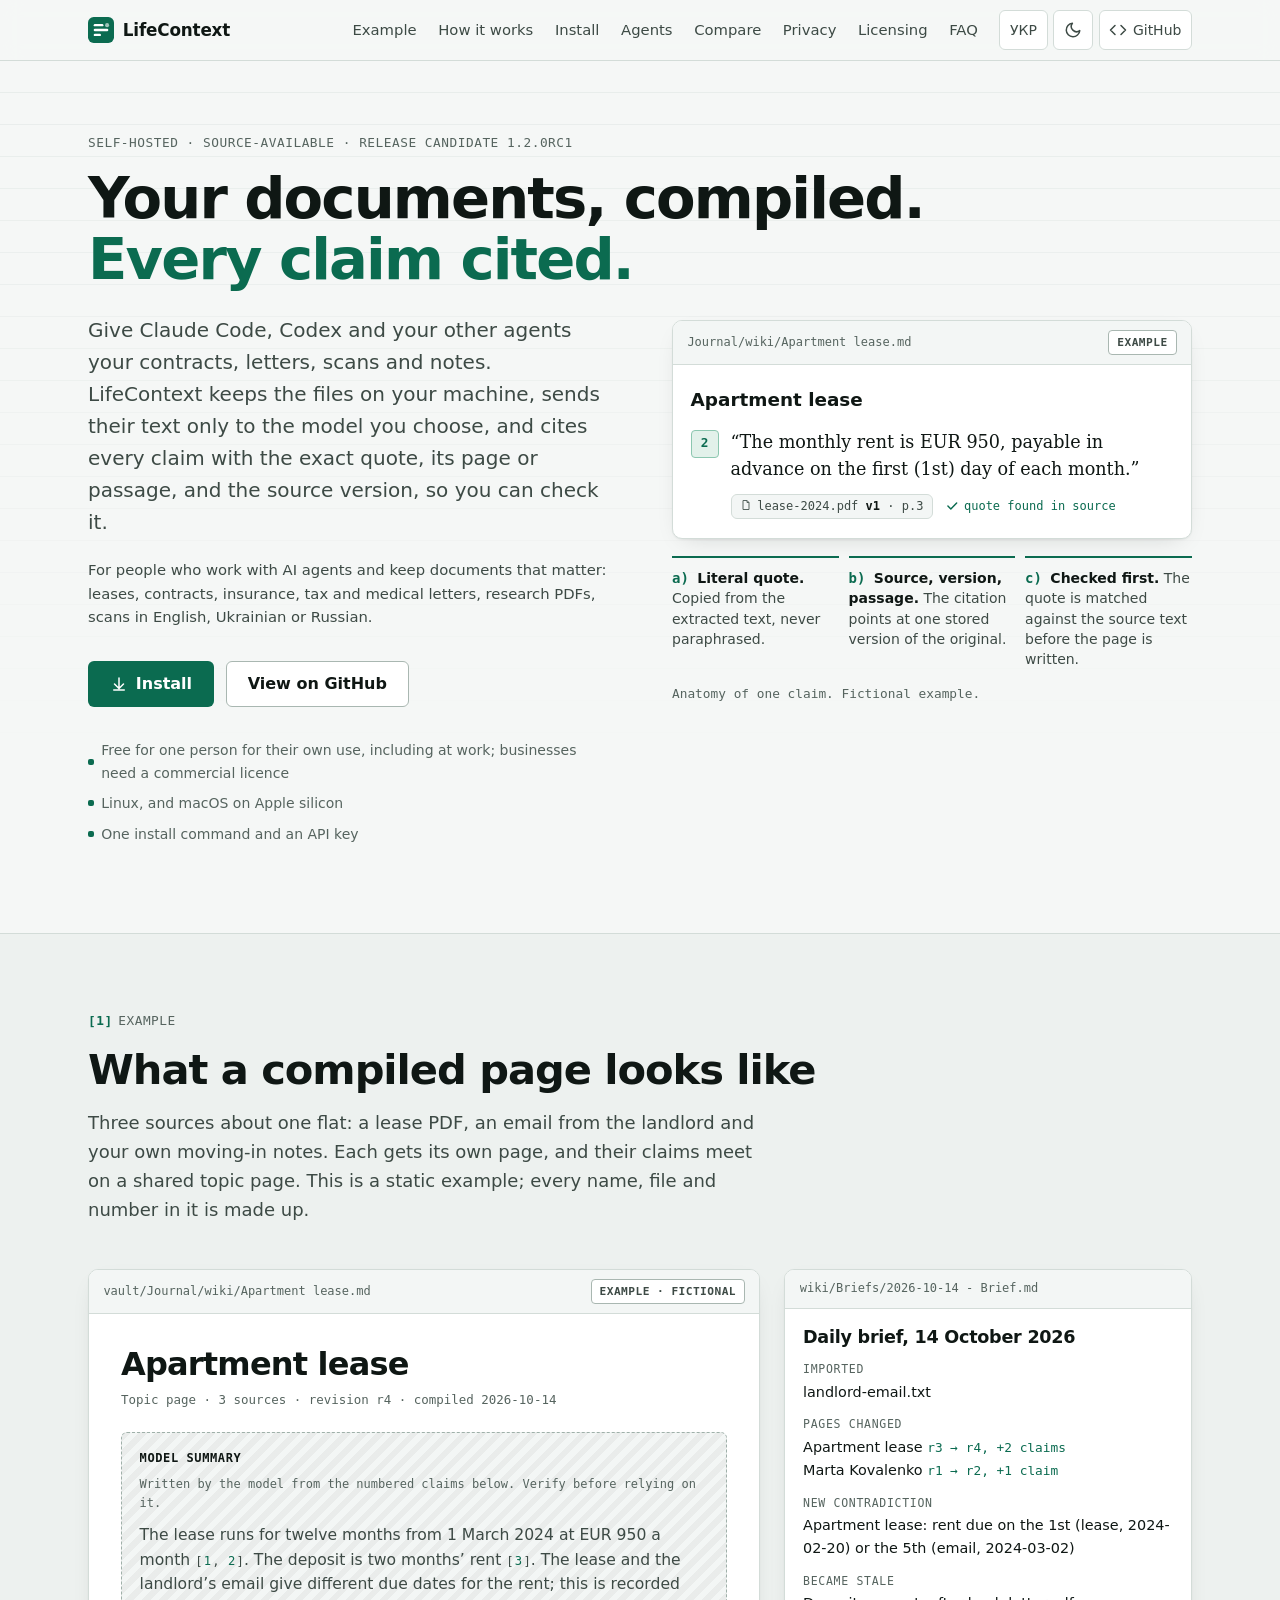
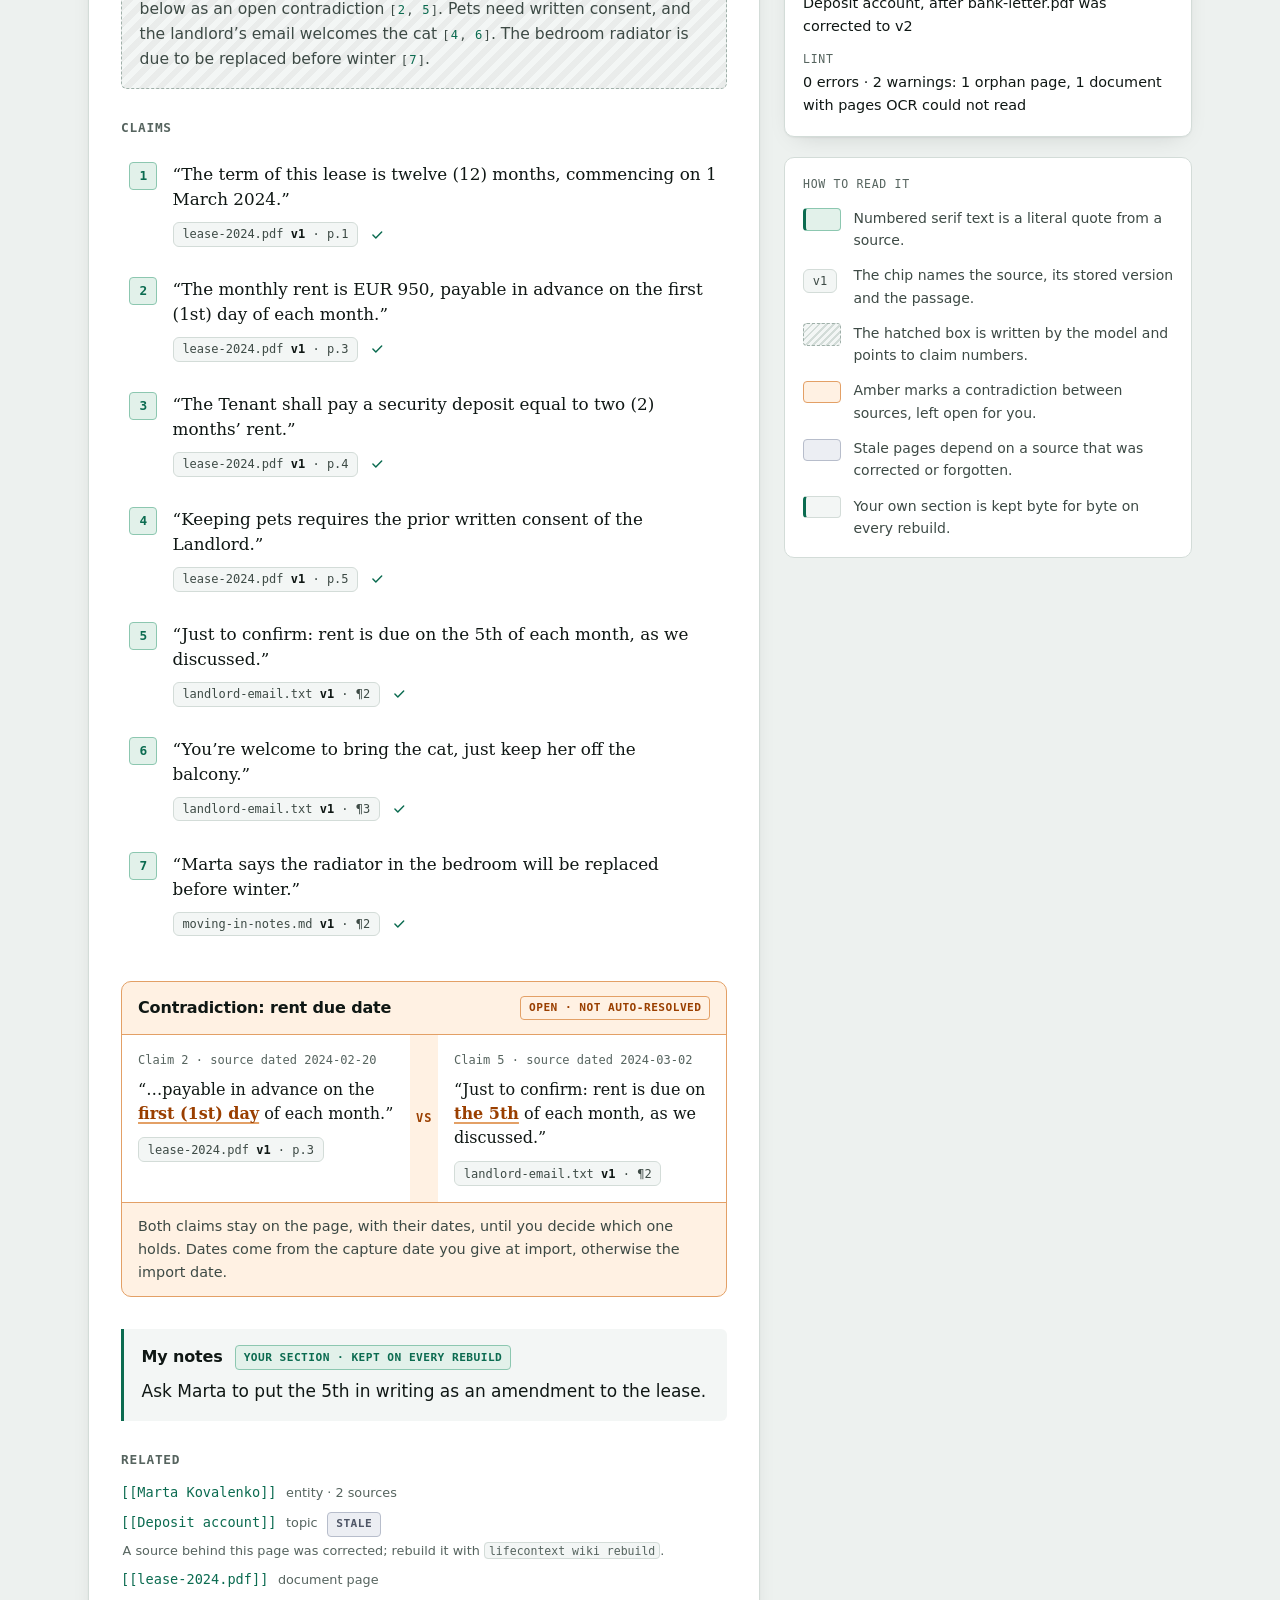
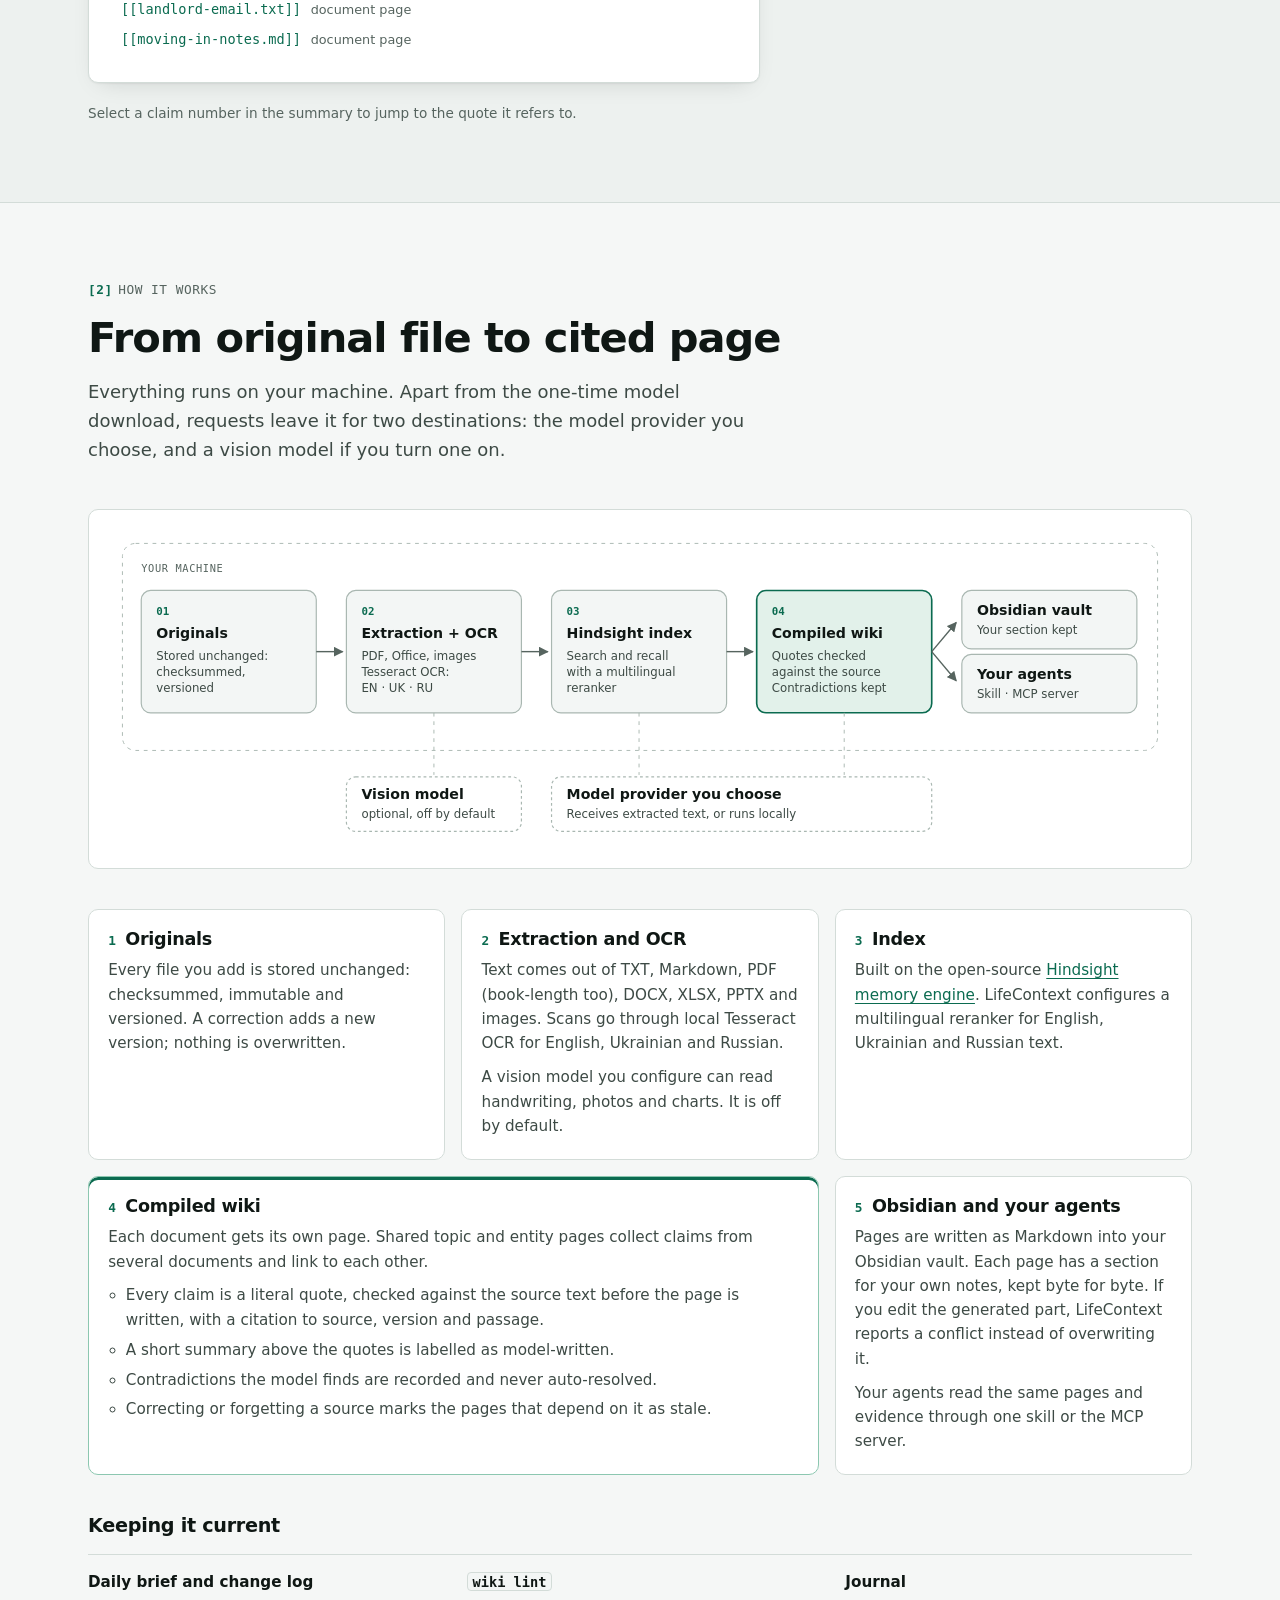
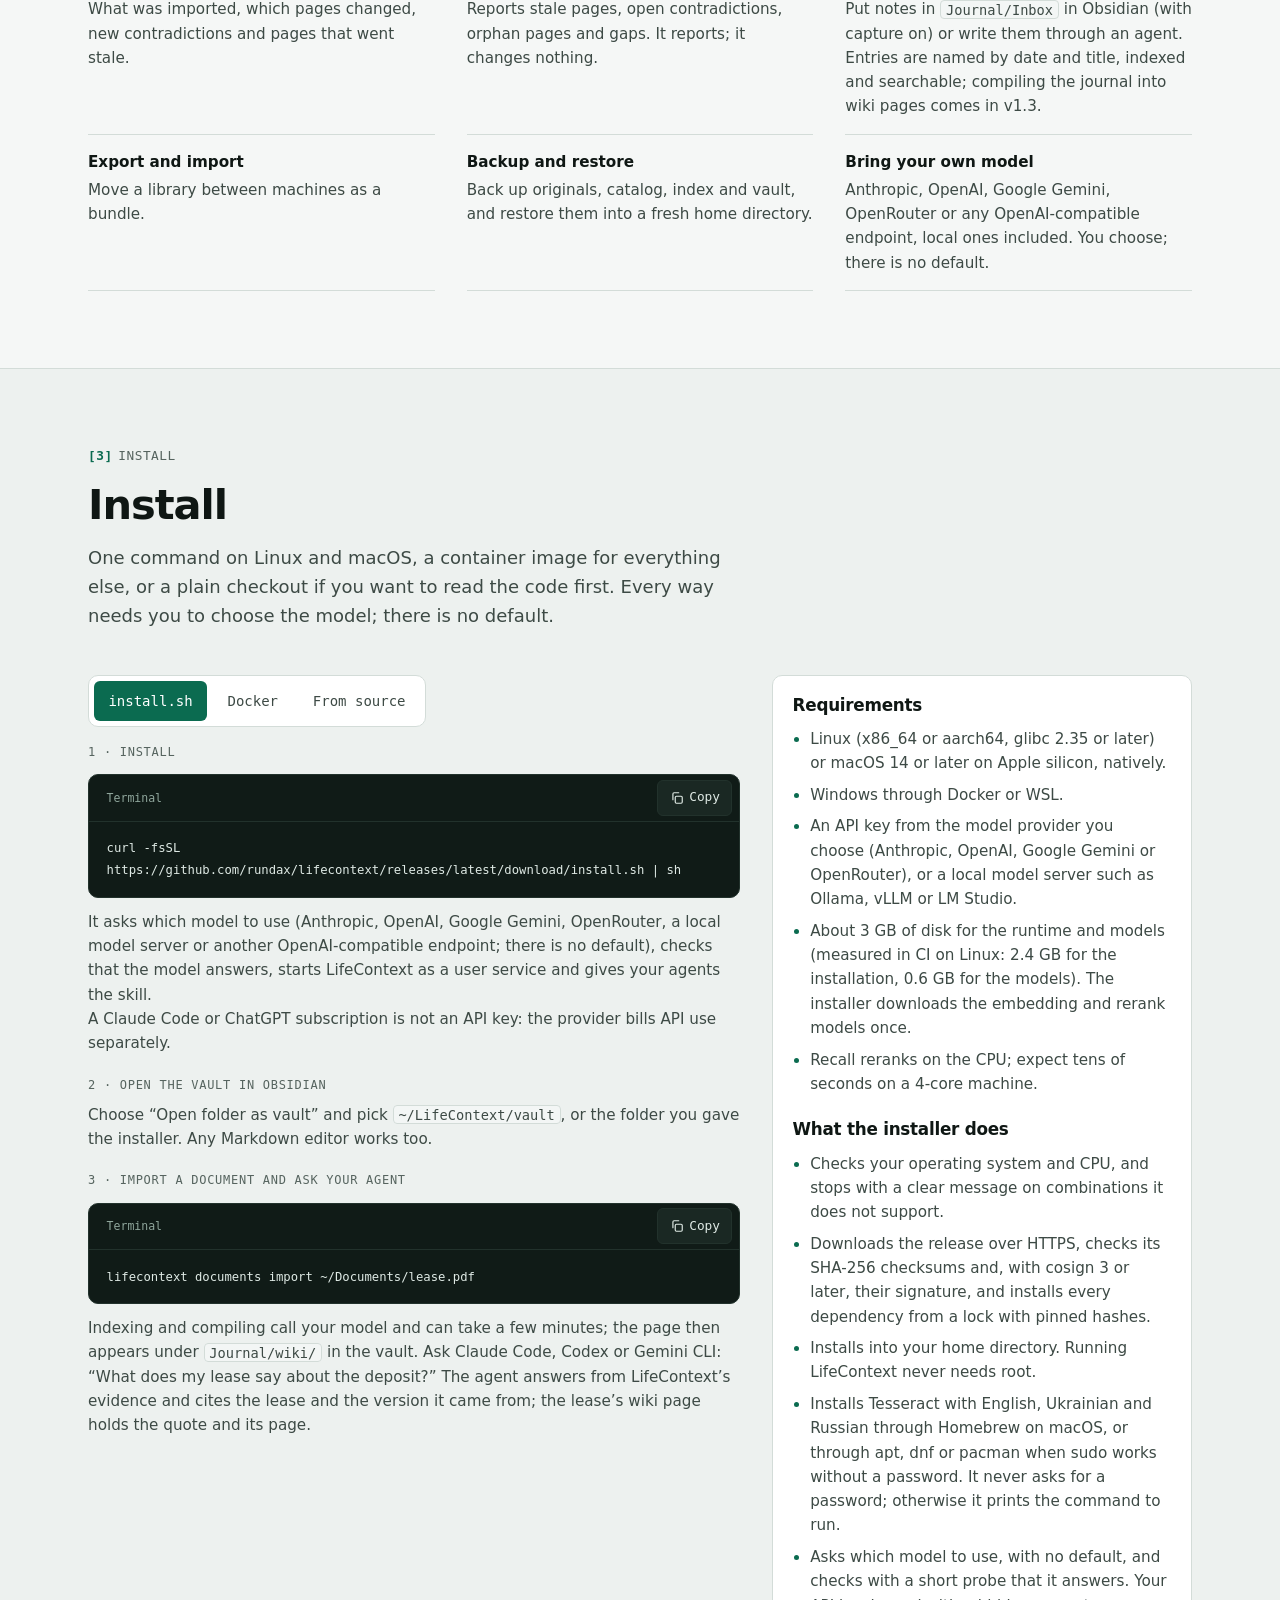
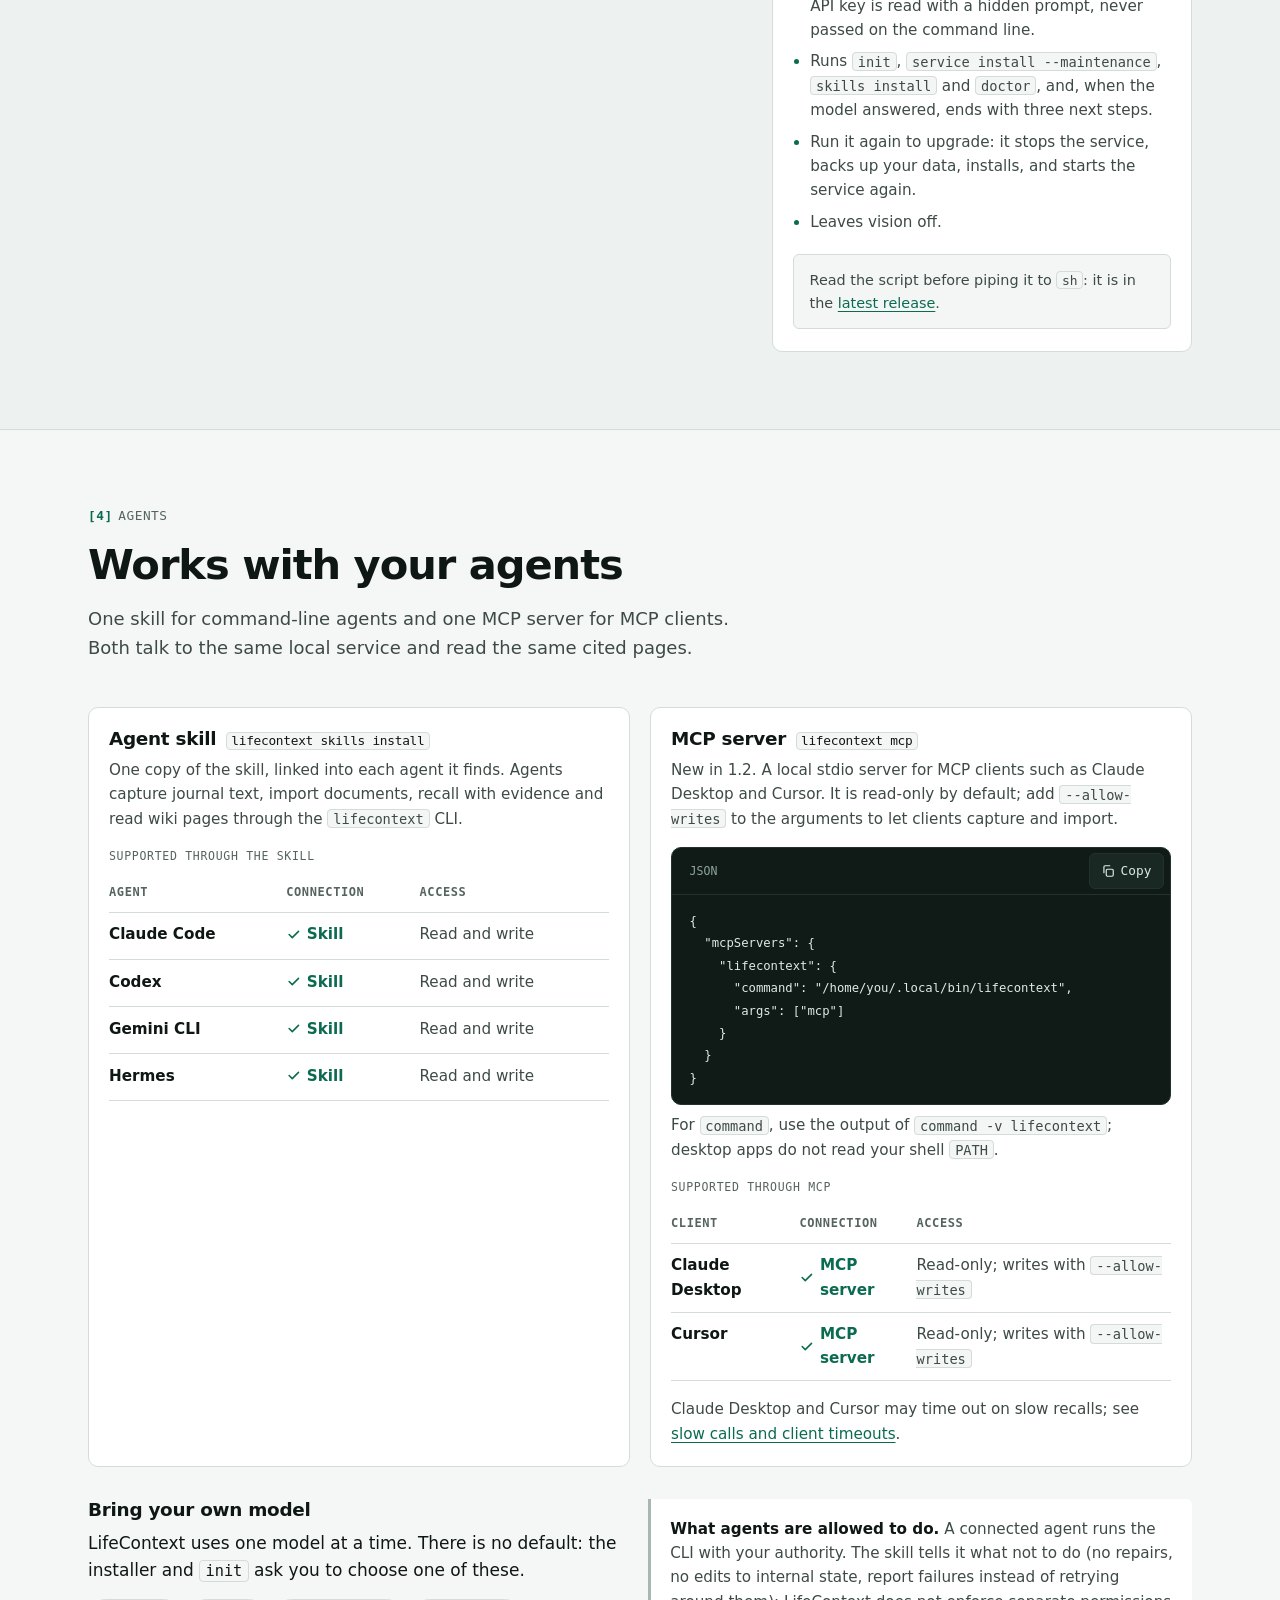
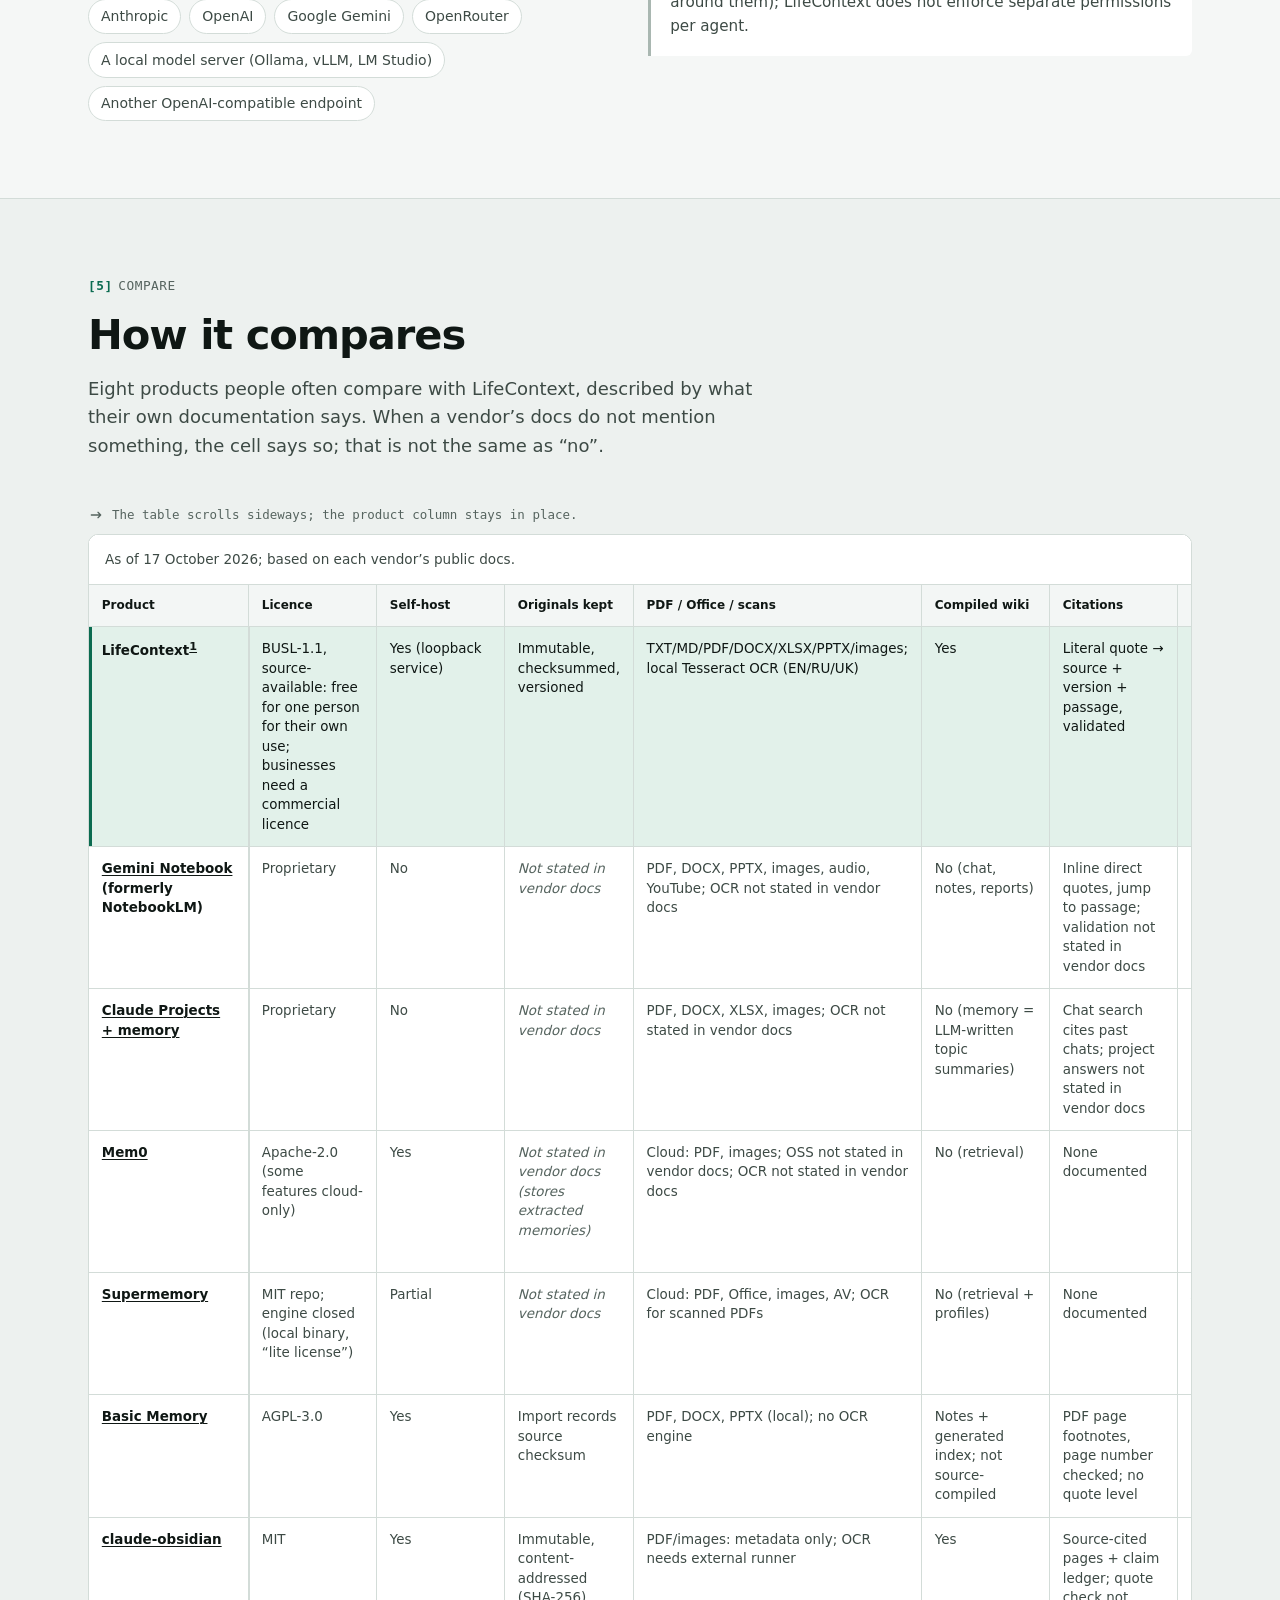
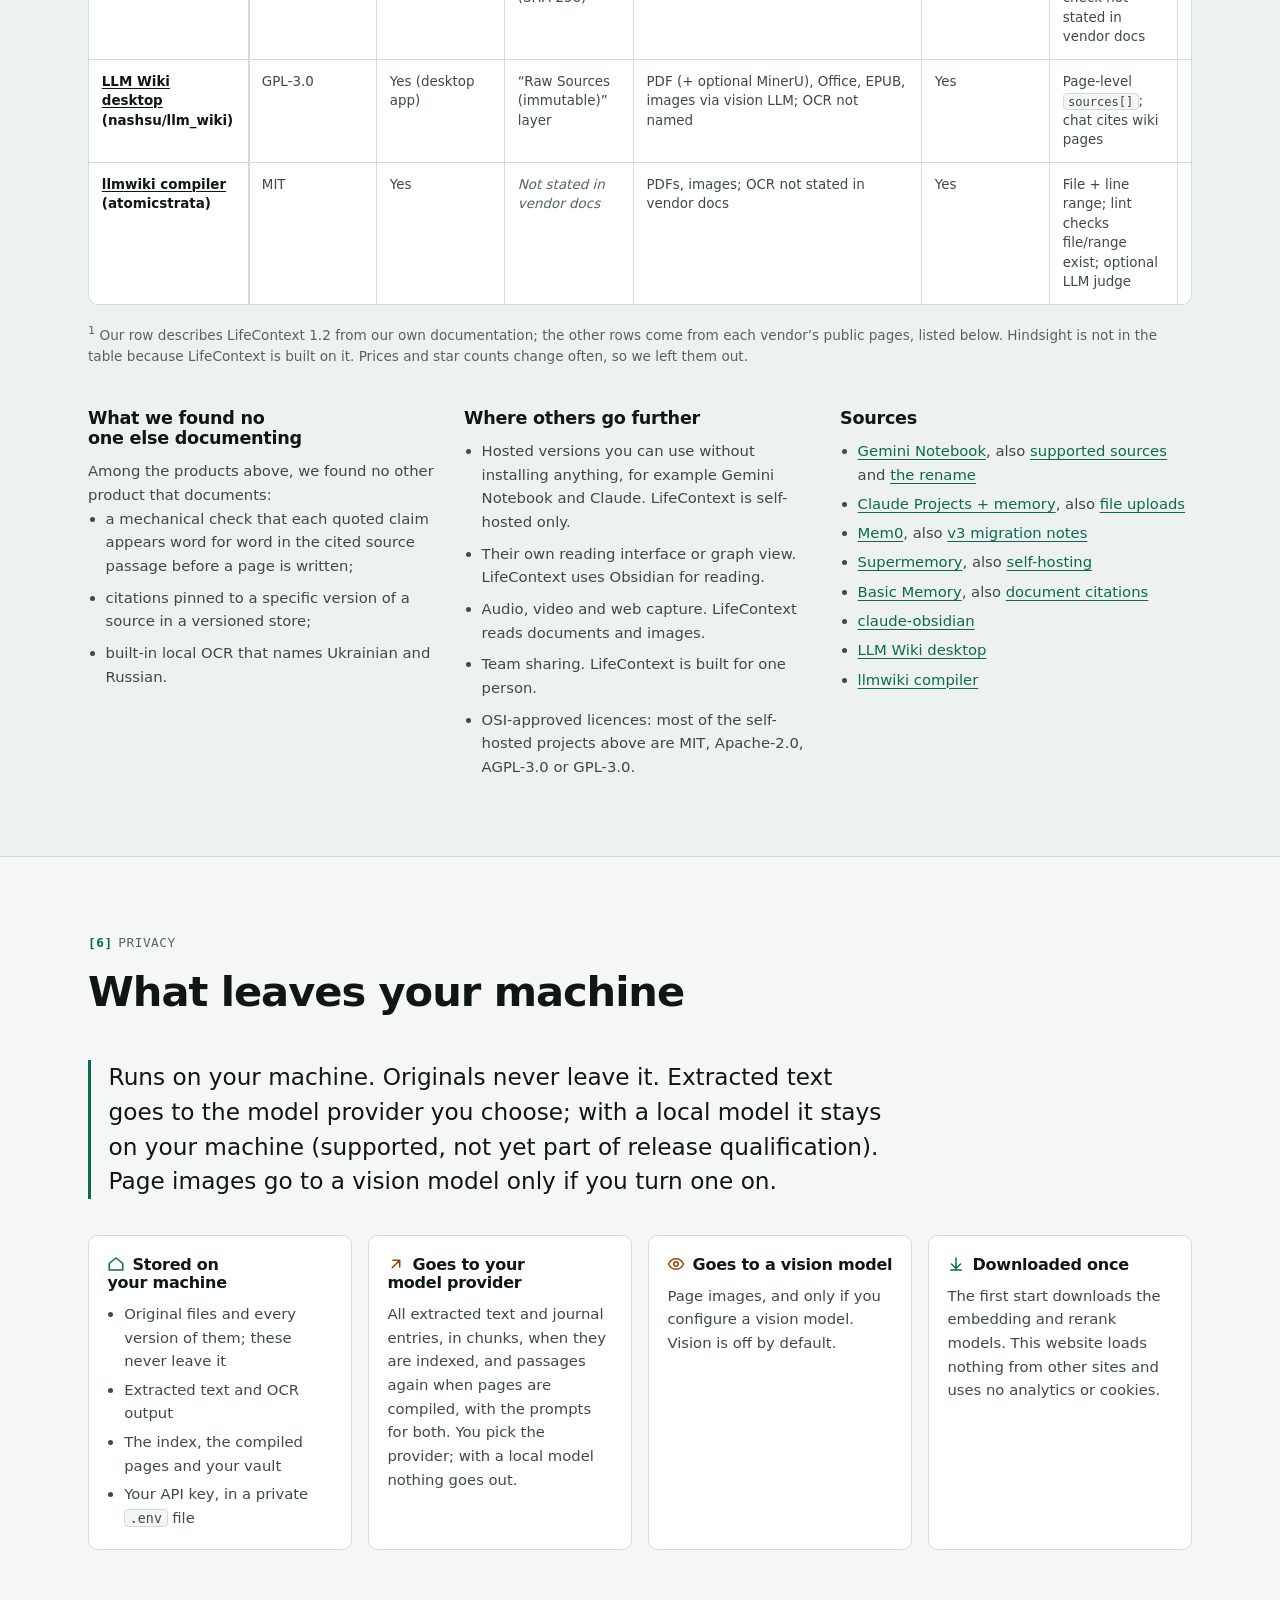
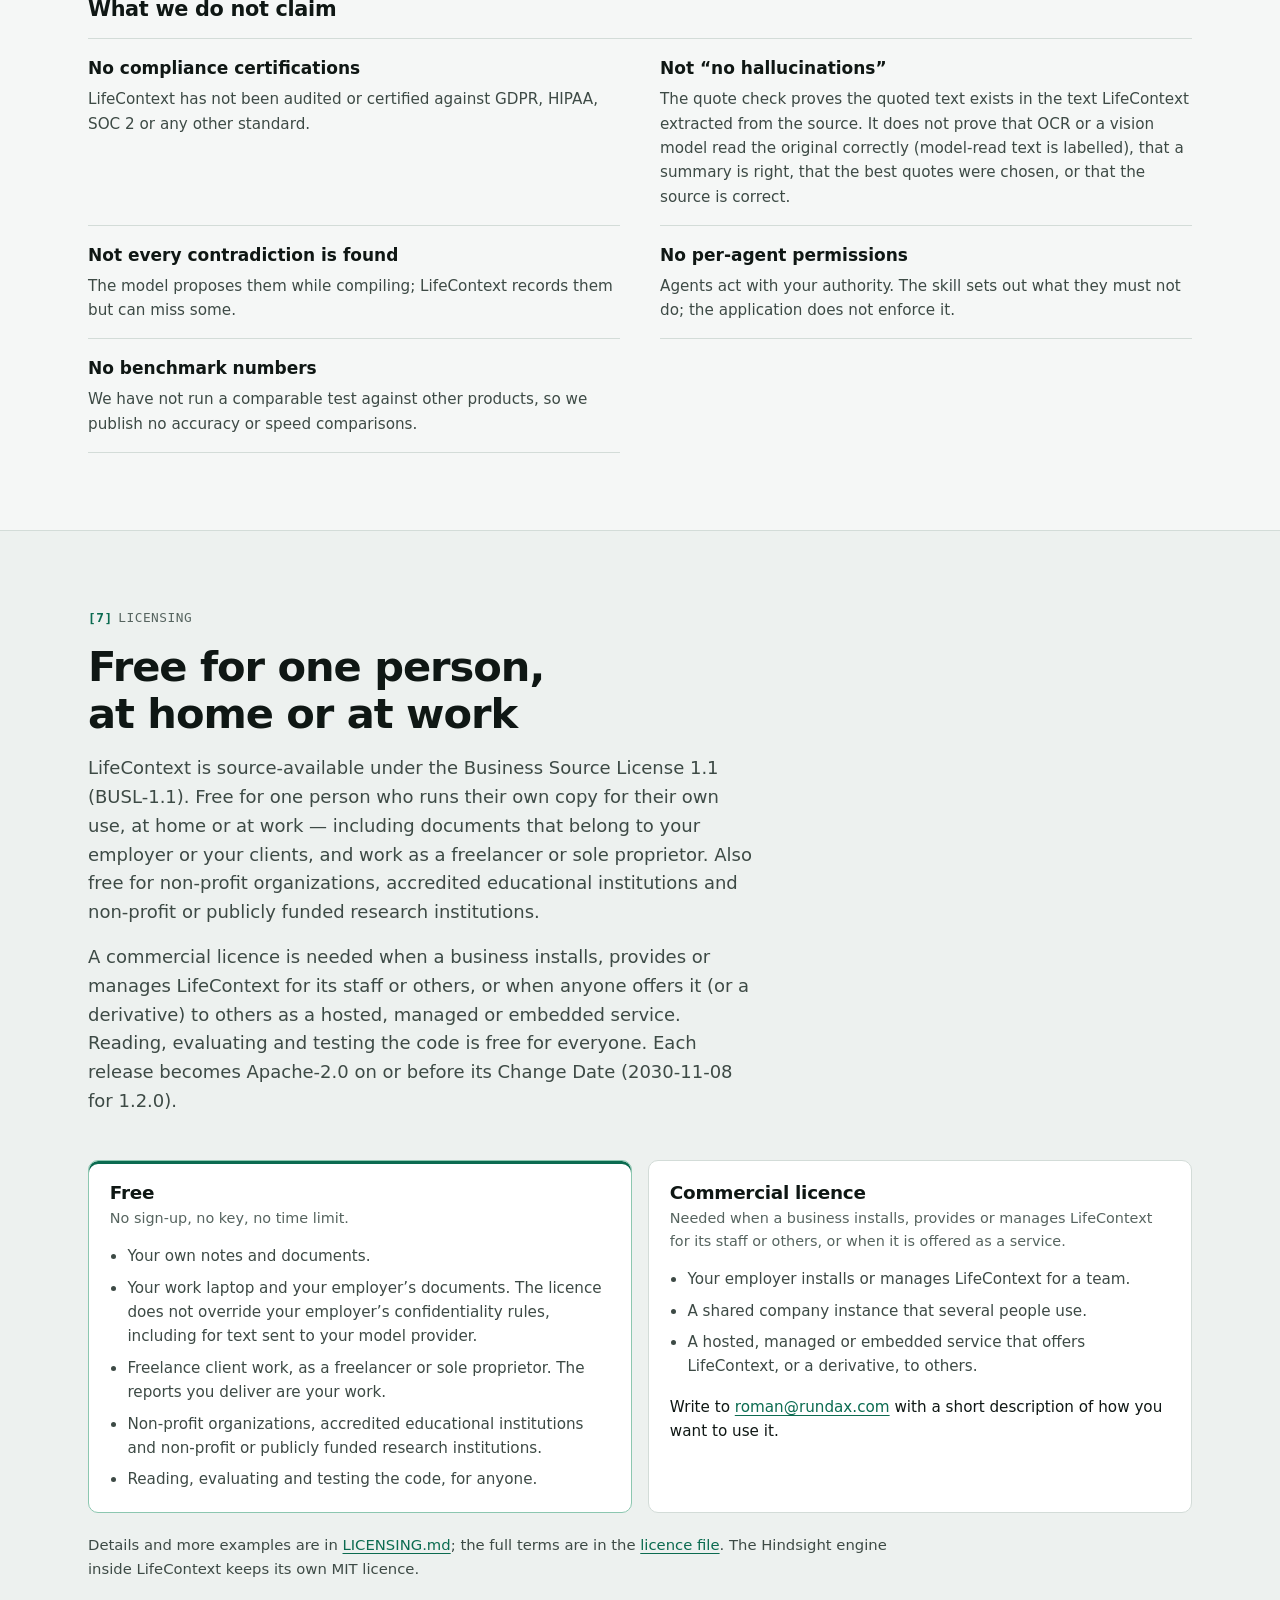
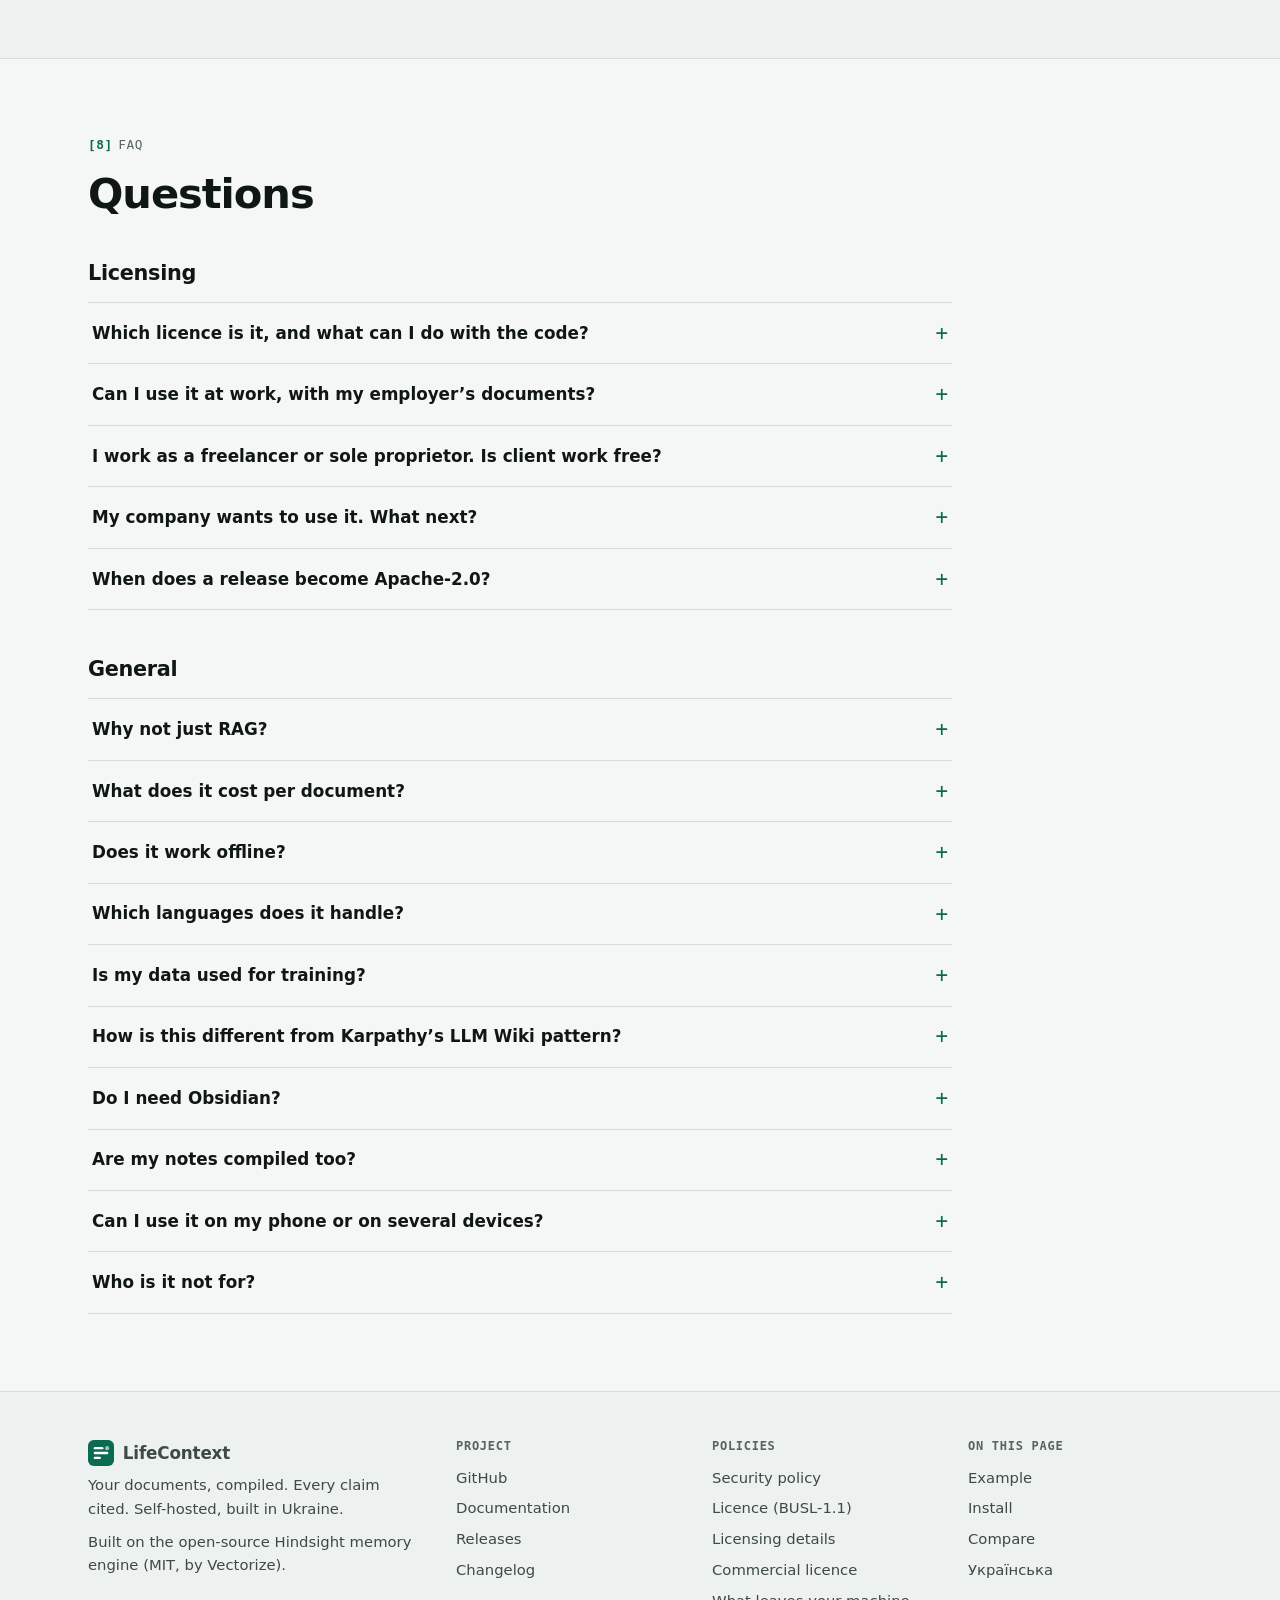
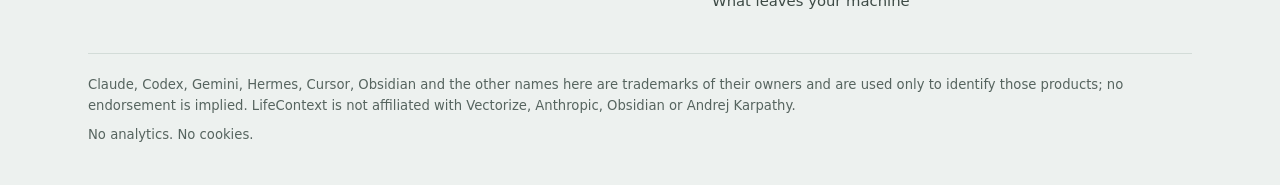
<file: site/index.html>
<!doctype html>
<html lang="en">
<head>
<meta charset="utf-8">
<meta name="viewport" content="width=device-width, initial-scale=1">
<meta http-equiv="Content-Security-Policy" content="default-src 'none'; script-src 'self'; style-src 'self'; img-src 'self'; base-uri 'none'; form-action 'none'">
<meta name="referrer" content="no-referrer">
<title>LifeContext · Your documents, compiled. Every claim cited.</title>
<meta name="description" content="Give Claude Code, Codex and your other agents your contracts, letters, scans and notes. LifeContext keeps the files on your machine and cites every claim with the exact quote, its page or passage, and the source version.">
<meta name="color-scheme" content="light dark">
<meta name="theme-color" content="#f5f7f6" media="(prefers-color-scheme: light)">
<meta name="theme-color" content="#0c1110" media="(prefers-color-scheme: dark)">
<link rel="canonical" href="https://rundax.github.io/lifecontext/">
<link rel="alternate" hreflang="en" href="https://rundax.github.io/lifecontext/">
<link rel="alternate" hreflang="uk" href="https://rundax.github.io/lifecontext/uk/">
<link rel="alternate" hreflang="x-default" href="https://rundax.github.io/lifecontext/">
<meta property="og:type" content="website">
<meta property="og:site_name" content="LifeContext">
<meta property="og:title" content="LifeContext: your documents, compiled. Every claim cited.">
<meta property="og:description" content="Your leases, letters and scans compiled into a wiki where every claim is a literal quote, checked against the source and cited to its page and version. Your AI agents answer from it. Self-hosted; the files stay on your machine.">
<meta property="og:url" content="https://rundax.github.io/lifecontext/">
<meta property="og:image" content="https://rundax.github.io/lifecontext/og.png">
<meta property="og:image:width" content="1200">
<meta property="og:image:height" content="630">
<meta property="og:image:alt" content="LifeContext: a wiki page claim shown as a literal quote with a citation to lease-2024.pdf, version 1, page 3.">
<meta property="og:locale" content="en_GB">
<meta property="og:locale:alternate" content="uk_UA">
<meta name="twitter:card" content="summary_large_image">
<link rel="icon" href="favicon.svg" type="image/svg+xml">
<link rel="apple-touch-icon" href="apple-touch-icon.png">
<link rel="stylesheet" href="assets/site.css">
<script src="assets/site.js"></script>
</head>
<body>
<a class="skip" href="#main">Skip to content</a>

<header class="site-header">
  <div class="wrap header-row">
    <a class="brand" href="./" aria-label="LifeContext, home">
      <svg viewBox="0 0 32 32" aria-hidden="true" focusable="false"><rect class="mark-bg" width="32" height="32" rx="7"/><rect class="mark-fg" x="7" y="8.5" width="12" height="3" rx="1.5"/><rect class="mark-fg" x="7" y="14.5" width="18" height="3" rx="1.5"/><rect class="mark-fg" x="7" y="20.5" width="9" height="3" rx="1.5"/><circle class="mark-dot" cx="23.5" cy="10" r="2.5"/></svg>
      LifeContext
    </a>
    <nav class="site-nav" aria-label="Sections">
      <ul class="nav-links">
        <li><a href="#example">Example</a></li>
        <li><a href="#how">How it works</a></li>
        <li><a href="#install">Install</a></li>
        <li><a href="#agents">Agents</a></li>
        <li><a href="#compare">Compare</a></li>
        <li><a href="#privacy">Privacy</a></li>
        <li><a href="#licensing">Licensing</a></li>
        <li><a href="#faq">FAQ</a></li>
      </ul>
    </nav>
    <div class="header-tools">
      <details class="menu">
        <summary>Menu</summary>
        <ul class="menu-list">
          <li><a href="#example">Example</a></li>
          <li><a href="#how">How it works</a></li>
          <li><a href="#install">Install</a></li>
          <li><a href="#agents">Agents</a></li>
          <li><a href="#compare">Compare</a></li>
          <li><a href="#privacy">Privacy</a></li>
          <li><a href="#licensing">Licensing</a></li>
          <li><a href="#faq">FAQ</a></li>
          <li><a href="https://github.com/rundax/lifecontext">GitHub</a></li>
        </ul>
      </details>
      <a class="lang-link" href="uk/" hreflang="uk" lang="uk"><span aria-hidden="true">УКР</span><span class="sr-only">Українська версія</span></a>
      <button class="icon-btn theme-toggle" type="button" data-theme-toggle aria-pressed="false" hidden>
        <svg class="icon-moon" viewBox="0 0 24 24" fill="none" stroke="currentColor" stroke-width="2" stroke-linecap="round" stroke-linejoin="round" aria-hidden="true" focusable="false"><path d="M21 12.8A9 9 0 1 1 11.2 3a7 7 0 0 0 9.8 9.8z"/></svg>
        <svg class="icon-sun" viewBox="0 0 24 24" fill="none" stroke="currentColor" stroke-width="2" stroke-linecap="round" stroke-linejoin="round" aria-hidden="true" focusable="false"><circle cx="12" cy="12" r="4"/><path d="M12 2v2M12 20v2M4.9 4.9l1.4 1.4M17.7 17.7l1.4 1.4M2 12h2M20 12h2M4.9 19.1l1.4-1.4M17.7 6.3l1.4-1.4"/></svg>
        <span class="sr-only">Dark theme</span>
      </button>
      <a class="icon-btn gh-link" href="https://github.com/rundax/lifecontext">
        <svg viewBox="0 0 24 24" fill="none" stroke="currentColor" stroke-width="2" stroke-linecap="round" stroke-linejoin="round" aria-hidden="true" focusable="false"><path d="m16 18 6-6-6-6M8 6l-6 6 6 6"/></svg>
        <span>GitHub</span>
      </a>
    </div>
  </div>
</header>

<main id="main">

<section class="hero" aria-labelledby="hero-h">
  <div class="wrap hero-grid">
    <div class="hero-head">
      <p class="eyebrow">Self-hosted · source-available · release candidate 1.2.0rc1</p>
      <h1 id="hero-h">Your documents, compiled. <span class="accent-line">Every claim cited.</span></h1>
    </div>
    <div class="hero-copy">
      <p class="lead">Give Claude Code, Codex and your other agents your contracts, letters, scans and notes. LifeContext keeps the files on your machine, sends their text only to the model you choose, and cites every claim with the exact quote, its page or passage, and the source version, so you can check it.</p>
      <p class="licence-meta">For people who work with AI agents and keep documents that matter: leases, contracts, insurance, tax and medical letters, research PDFs, scans in English, Ukrainian or Russian.</p>
      <div class="cta-row">
        <a class="btn btn-primary" href="#install">
          <svg viewBox="0 0 24 24" fill="none" stroke="currentColor" stroke-width="2" stroke-linecap="round" stroke-linejoin="round" aria-hidden="true" focusable="false"><path d="M12 4v12M6 12l6 6 6-6M5 20h14"/></svg>
          Install
        </a>
        <a class="btn btn-secondary" href="https://github.com/rundax/lifecontext">View on GitHub</a>
      </div>
      <ul class="hero-facts">
        <li>Free for one person for their own use, including at work; businesses need a commercial licence</li>
        <li>Linux, and macOS on Apple silicon</li>
        <li>One install command and an API key</li>
      </ul>
    </div>

    <figure class="anatomy" aria-labelledby="anatomy-cap">
      <div class="anatomy-card">
        <div class="card-bar"><span class="path">Journal/wiki/Apartment lease.md</span><span class="badge badge-example">Example</span></div>
        <div class="anatomy-body">
          <p class="anatomy-title">Apartment lease</p>
          <div class="anatomy-claim">
            <span class="n" aria-hidden="true">2</span>
            <div>
              <blockquote><p>“The monthly rent is EUR 950, payable in advance on the first (1st) day of each month.”</p></blockquote>
              <p class="cite-row">
                <span class="chip"><svg viewBox="0 0 24 24" fill="none" stroke="currentColor" stroke-width="2" aria-hidden="true" focusable="false"><path d="M14 3H6v18h12V7z"/><path d="M14 3v4h4"/></svg><span>lease-2024.pdf <b>v1</b> · p.3</span></span>
                <span class="verified"><svg viewBox="0 0 24 24" fill="none" stroke="currentColor" stroke-width="2.5" stroke-linecap="round" stroke-linejoin="round" aria-hidden="true" focusable="false"><path d="m5 12 5 5L20 7"/></svg>quote found in source</span>
              </p>
            </div>
          </div>
        </div>
      </div>
      <ol class="anatomy-notes">
        <li><b>Literal quote.</b> Copied from the extracted text, never paraphrased.</li>
        <li><b>Source, version, passage.</b> The citation points at one stored version of the original.</li>
        <li><b>Checked first.</b> The quote is matched against the source text before the page is written.</li>
      </ol>
      <figcaption id="anatomy-cap">Anatomy of one claim. Fictional example.</figcaption>
    </figure>
  </div>
</section>

<section class="section section-band" id="example" aria-labelledby="example-h">
  <div class="wrap">
    <header class="section-head">
      <p class="eyebrow"><b>[1]</b>Example</p>
      <h2 id="example-h">What a compiled page looks like</h2>
      <p class="lead">Three sources about one flat: a lease PDF, an email from the landlord and your own moving-in notes. Each gets its own page, and their claims meet on a shared topic page. This is a static example; every name, file and number in it is made up.</p>
    </header>

    <div class="demo">
      <article class="note" aria-labelledby="note-title">
        <div class="card-bar"><span class="path">vault/Journal/wiki/Apartment lease.md</span><span class="badge badge-example">Example · fictional</span></div>
        <div class="note-body">
          <h3 id="note-title">Apartment lease</h3>
          <p class="note-meta">Topic page · 3 sources · revision r4 · compiled 2026-10-14</p>

          <aside class="summary" aria-label="Model summary">
            <p class="summary-label"><strong>Model summary</strong><span>Written by the model from the numbered claims below. Verify before relying on it.</span></p>
            <p>The lease runs for twelve months from 1 March 2024 at EUR 950 a month <span class="ref">[<a href="#c1">1</a>, <a href="#c2">2</a>]</span>. The deposit is two months’ rent <span class="ref">[<a href="#c3">3</a>]</span>. The lease and the landlord’s email give different due dates for the rent; this is recorded below as an open contradiction <span class="ref">[<a href="#c2">2</a>, <a href="#c5">5</a>]</span>. Pets need written consent, and the landlord’s email welcomes the cat <span class="ref">[<a href="#c4">4</a>, <a href="#c6">6</a>]</span>. The bedroom radiator is due to be replaced before winter <span class="ref">[<a href="#c7">7</a>]</span>.</p>
          </aside>

          <h4>Claims</h4>
          <ol class="claims">
            <li class="claim" id="c1">
              <blockquote><p>“The term of this lease is twelve (12) months, commencing on 1 March 2024.”</p></blockquote>
              <p class="cite-row"><span class="chip">lease-2024.pdf <b>v1</b> · p.1</span><span class="verified"><svg viewBox="0 0 24 24" fill="none" stroke="currentColor" stroke-width="2.5" stroke-linecap="round" stroke-linejoin="round" aria-hidden="true" focusable="false"><path d="m5 12 5 5L20 7"/></svg><span class="sr-only">Quote found in source</span></span></p>
            </li>
            <li class="claim" id="c2">
              <blockquote><p>“The monthly rent is EUR 950, payable in advance on the first (1st) day of each month.”</p></blockquote>
              <p class="cite-row"><span class="chip">lease-2024.pdf <b>v1</b> · p.3</span><span class="verified"><svg viewBox="0 0 24 24" fill="none" stroke="currentColor" stroke-width="2.5" stroke-linecap="round" stroke-linejoin="round" aria-hidden="true" focusable="false"><path d="m5 12 5 5L20 7"/></svg><span class="sr-only">Quote found in source</span></span></p>
            </li>
            <li class="claim" id="c3">
              <blockquote><p>“The Tenant shall pay a security deposit equal to two (2) months’ rent.”</p></blockquote>
              <p class="cite-row"><span class="chip">lease-2024.pdf <b>v1</b> · p.4</span><span class="verified"><svg viewBox="0 0 24 24" fill="none" stroke="currentColor" stroke-width="2.5" stroke-linecap="round" stroke-linejoin="round" aria-hidden="true" focusable="false"><path d="m5 12 5 5L20 7"/></svg><span class="sr-only">Quote found in source</span></span></p>
            </li>
            <li class="claim" id="c4">
              <blockquote><p>“Keeping pets requires the prior written consent of the Landlord.”</p></blockquote>
              <p class="cite-row"><span class="chip">lease-2024.pdf <b>v1</b> · p.5</span><span class="verified"><svg viewBox="0 0 24 24" fill="none" stroke="currentColor" stroke-width="2.5" stroke-linecap="round" stroke-linejoin="round" aria-hidden="true" focusable="false"><path d="m5 12 5 5L20 7"/></svg><span class="sr-only">Quote found in source</span></span></p>
            </li>
            <li class="claim" id="c5">
              <blockquote><p>“Just to confirm: rent is due on the 5th of each month, as we discussed.”</p></blockquote>
              <p class="cite-row"><span class="chip">landlord-email.txt <b>v1</b> · ¶2</span><span class="verified"><svg viewBox="0 0 24 24" fill="none" stroke="currentColor" stroke-width="2.5" stroke-linecap="round" stroke-linejoin="round" aria-hidden="true" focusable="false"><path d="m5 12 5 5L20 7"/></svg><span class="sr-only">Quote found in source</span></span></p>
            </li>
            <li class="claim" id="c6">
              <blockquote><p>“You’re welcome to bring the cat, just keep her off the balcony.”</p></blockquote>
              <p class="cite-row"><span class="chip">landlord-email.txt <b>v1</b> · ¶3</span><span class="verified"><svg viewBox="0 0 24 24" fill="none" stroke="currentColor" stroke-width="2.5" stroke-linecap="round" stroke-linejoin="round" aria-hidden="true" focusable="false"><path d="m5 12 5 5L20 7"/></svg><span class="sr-only">Quote found in source</span></span></p>
            </li>
            <li class="claim" id="c7">
              <blockquote><p>“Marta says the radiator in the bedroom will be replaced before winter.”</p></blockquote>
              <p class="cite-row"><span class="chip">moving-in-notes.md <b>v1</b> · ¶2</span><span class="verified"><svg viewBox="0 0 24 24" fill="none" stroke="currentColor" stroke-width="2.5" stroke-linecap="round" stroke-linejoin="round" aria-hidden="true" focusable="false"><path d="m5 12 5 5L20 7"/></svg><span class="sr-only">Quote found in source</span></span></p>
            </li>
          </ol>

          <section class="conflict" aria-labelledby="conflict-h">
            <div class="conflict-head">
              <h4 id="conflict-h">Contradiction: rent due date</h4>
              <span class="badge badge-open">Open · not auto-resolved</span>
            </div>
            <div class="conflict-sides">
              <div class="side">
                <p class="side-label">Claim 2 · source dated 2024-02-20</p>
                <blockquote><p>“…payable in advance on the <mark>first (1st) day</mark> of each month.”</p></blockquote>
                <p class="cite-row"><span class="chip">lease-2024.pdf <b>v1</b> · p.3</span></p>
              </div>
              <div class="vs" aria-hidden="true">vs</div>
              <div class="side">
                <p class="side-label">Claim 5 · source dated 2024-03-02</p>
                <blockquote><p>“Just to confirm: rent is due on <mark>the 5th</mark> of each month, as we discussed.”</p></blockquote>
                <p class="cite-row"><span class="chip">landlord-email.txt <b>v1</b> · ¶2</span></p>
              </div>
            </div>
            <p class="conflict-foot">Both claims stay on the page, with their dates, until you decide which one holds. Dates come from the capture date you give at import, otherwise the import date.</p>
          </section>

          <section class="mine" aria-labelledby="mine-h">
            <div class="mine-head">
              <h4 id="mine-h">My notes</h4>
              <span class="badge badge-mine">Your section · kept on every rebuild</span>
            </div>
            <p>Ask Marta to put the 5th in writing as an amendment to the lease.</p>
          </section>

          <section class="related" aria-labelledby="related-h">
            <h4 id="related-h">Related</h4>
            <ul>
              <li><span class="wikilink">[[Marta Kovalenko]]</span><span class="kind">entity · 2 sources</span></li>
              <li><span class="wikilink">[[Deposit account]]</span><span class="kind">topic</span><span class="badge badge-stale">Stale</span><span class="stale-note">A source behind this page was corrected; rebuild it with <code>lifecontext wiki rebuild</code>.</span></li>
              <li><span class="wikilink">[[lease-2024.pdf]]</span><span class="kind">document page</span></li>
              <li><span class="wikilink">[[landlord-email.txt]]</span><span class="kind">document page</span></li>
              <li><span class="wikilink">[[moving-in-notes.md]]</span><span class="kind">document page</span></li>
            </ul>
          </section>
        </div>
      </article>

      <div class="demo-side">
        <article class="brief" aria-labelledby="brief-h">
          <div class="card-bar"><span class="path">wiki/Briefs/2026-10-14 - Brief.md</span></div>
          <div class="brief-body">
            <h3 id="brief-h">Daily brief, 14 October 2026</h3>
            <dl>
              <div><dt>Imported</dt><dd>landlord-email.txt</dd></div>
              <div><dt>Pages changed</dt><dd>Apartment lease <span class="delta">r3 → r4, +2 claims</span><br>Marta Kovalenko <span class="delta">r1 → r2, +1 claim</span></dd></div>
              <div><dt>New contradiction</dt><dd>Apartment lease: rent due on the 1st (lease, 2024-02-20) or the 5th (email, 2024-03-02)</dd></div>
              <div><dt>Became stale</dt><dd>Deposit account, after bank-letter.pdf was corrected to v2</dd></div>
              <div><dt>Lint</dt><dd>0 errors · 2 warnings: 1 orphan page, 1 document with pages OCR could not read</dd></div>
            </dl>
          </div>
        </article>

        <div class="legend">
          <p class="legend-title" id="legend-h">How to read it</p>
          <dl aria-labelledby="legend-h">
          <div><dt><span class="swatch swatch-quote"></span><span class="sr-only">Numbered quote</span></dt><dd>Numbered serif text is a literal quote from a source.</dd></div>
          <div><dt><span class="chip" aria-hidden="true">v1</span><span class="sr-only">Citation chip</span></dt><dd>The chip names the source, its stored version and the passage.</dd></div>
          <div><dt><span class="swatch swatch-model"></span><span class="sr-only">Hatched box</span></dt><dd>The hatched box is written by the model and points to claim numbers.</dd></div>
          <div><dt><span class="swatch swatch-conflict"></span><span class="sr-only">Amber box</span></dt><dd>Amber marks a contradiction between sources, left open for you.</dd></div>
          <div><dt><span class="swatch swatch-stale"></span><span class="sr-only">Grey badge</span></dt><dd>Stale pages depend on a source that was corrected or forgotten.</dd></div>
          <div><dt><span class="swatch swatch-mine"></span><span class="sr-only">Your section</span></dt><dd>Your own section is kept byte for byte on every rebuild.</dd></div>
          </dl>
        </div>
      </div>
    </div>
    <p class="demo-foot">Select a claim number in the summary to jump to the quote it refers to.</p>
  </div>
</section>

<section class="section" id="how" aria-labelledby="how-h">
  <div class="wrap">
    <header class="section-head">
      <p class="eyebrow"><b>[2]</b>How it works</p>
      <h2 id="how-h">From original file to cited page</h2>
      <p class="lead">Everything runs on your machine. Apart from the one-time model download, requests leave it for two destinations: the model provider you choose, and a vision model if you turn one on.</p>
    </header>

    <figure class="diagram">
      <svg class="diagram-wide" viewBox="0 0 1120 330" role="img" aria-labelledby="dw-t dw-d">
        <title id="dw-t">How LifeContext processes a document</title>
        <desc id="dw-d">Inside your machine: originals, then extraction and OCR, then the Hindsight index, then the compiled wiki, which feeds your Obsidian vault and your agents. Outside your machine: the model provider you choose, used by indexing and compiling, and an optional vision model used by extraction.</desc>
        <defs>
          <marker id="dw-arrow" viewBox="0 0 10 10" refX="9" refY="5" markerWidth="7" markerHeight="7" orient="auto-start-reverse"><path class="d-head" d="M0 0 10 5 0 10z"/></marker>
        </defs>
        <rect class="d-zone" x="10" y="10" width="1100" height="220" rx="14"/>
        <text class="d-zone-label" x="30" y="40">YOUR MACHINE</text>

        <rect class="d-box" x="30" y="60" width="186" height="130" rx="10"/>
        <text class="d-num" x="46" y="86">01</text>
        <text class="d-title" x="46" y="110">Originals</text>
        <text class="d-sub" x="46" y="134">Stored unchanged:</text>
        <text class="d-sub" x="46" y="151">checksummed,</text>
        <text class="d-sub" x="46" y="168">versioned</text>

        <rect class="d-box" x="248" y="60" width="186" height="130" rx="10"/>
        <text class="d-num" x="264" y="86">02</text>
        <text class="d-title" x="264" y="110">Extraction + OCR</text>
        <text class="d-sub" x="264" y="134">PDF, Office, images</text>
        <text class="d-sub" x="264" y="151">Tesseract OCR:</text>
        <text class="d-sub" x="264" y="168">EN · UK · RU</text>

        <rect class="d-box" x="466" y="60" width="186" height="130" rx="10"/>
        <text class="d-num" x="482" y="86">03</text>
        <text class="d-title" x="482" y="110">Hindsight index</text>
        <text class="d-sub" x="482" y="134">Search and recall</text>
        <text class="d-sub" x="482" y="151">with a multilingual</text>
        <text class="d-sub" x="482" y="168">reranker</text>

        <rect class="d-box d-box-key" x="684" y="60" width="186" height="130" rx="10"/>
        <text class="d-num" x="700" y="86">04</text>
        <text class="d-title" x="700" y="110">Compiled wiki</text>
        <text class="d-sub" x="700" y="134">Quotes checked</text>
        <text class="d-sub" x="700" y="151">against the source</text>
        <text class="d-sub" x="700" y="168">Contradictions kept</text>

        <rect class="d-box" x="902" y="60" width="186" height="62" rx="10"/>
        <text class="d-title" x="918" y="86">Obsidian vault</text>
        <text class="d-sub" x="918" y="106">Your section kept</text>

        <rect class="d-box" x="902" y="128" width="186" height="62" rx="10"/>
        <text class="d-title" x="918" y="154">Your agents</text>
        <text class="d-sub" x="918" y="174">Skill · MCP server</text>

        <path class="d-arrow" d="M216 125H244" marker-end="url(#dw-arrow)"/>
        <path class="d-arrow" d="M434 125H462" marker-end="url(#dw-arrow)"/>
        <path class="d-arrow" d="M652 125H680" marker-end="url(#dw-arrow)"/>
        <path class="d-arrow" d="M870 125 896 94" marker-end="url(#dw-arrow)"/>
        <path class="d-arrow" d="M870 125 896 156" marker-end="url(#dw-arrow)"/>

        <path class="d-arrow d-zone" d="M341 190V256"/>
        <path class="d-arrow d-zone" d="M559 190V256"/>
        <path class="d-arrow d-zone" d="M777 190V256"/>

        <rect class="d-cloud" x="248" y="258" width="186" height="58" rx="10"/>
        <text class="d-title" x="264" y="282">Vision model</text>
        <text class="d-sub" x="264" y="302">optional, off by default</text>

        <rect class="d-cloud" x="466" y="258" width="404" height="58" rx="10"/>
        <text class="d-title" x="482" y="282">Model provider you choose</text>
        <text class="d-sub" x="482" y="302">Receives extracted text, or runs locally</text>
      </svg>

      <svg class="diagram-tall" viewBox="0 0 360 712" role="img" aria-labelledby="dt-t dt-d">
        <title id="dt-t">How LifeContext processes a document</title>
        <desc id="dt-d">Inside your machine: originals, then extraction and OCR, then the Hindsight index, then the compiled wiki, which feeds your Obsidian vault and your agents. Outside your machine: the model provider you choose and an optional vision model.</desc>
        <defs>
          <marker id="dt-arrow" viewBox="0 0 10 10" refX="9" refY="5" markerWidth="7" markerHeight="7" orient="auto-start-reverse"><path class="d-head" d="M0 0 10 5 0 10z"/></marker>
        </defs>
        <rect class="d-zone" x="8" y="8" width="344" height="544" rx="14"/>
        <text class="d-zone-label" x="30" y="36">YOUR MACHINE</text>

        <rect class="d-box" x="40" y="50" width="290" height="70" rx="10"/>
        <text class="d-num" x="56" y="78">01</text>
        <text class="d-title" x="82" y="78">Originals</text>
        <text class="d-sub" x="56" y="102">Unchanged, checksummed, versioned</text>

        <path class="d-arrow" d="M185 120V146" marker-end="url(#dt-arrow)"/>

        <rect class="d-box" x="40" y="150" width="290" height="70" rx="10"/>
        <text class="d-num" x="56" y="178">02</text>
        <text class="d-title" x="82" y="178">Extraction + OCR</text>
        <text class="d-sub" x="56" y="202">PDF, Office, images; OCR EN/UK/RU</text>

        <path class="d-arrow" d="M185 220V246" marker-end="url(#dt-arrow)"/>

        <rect class="d-box" x="40" y="250" width="290" height="70" rx="10"/>
        <text class="d-num" x="56" y="278">03</text>
        <text class="d-title" x="82" y="278">Hindsight index</text>
        <text class="d-sub" x="56" y="302">Recall, multilingual reranker</text>

        <path class="d-arrow" d="M185 320V346" marker-end="url(#dt-arrow)"/>

        <rect class="d-box d-box-key" x="40" y="350" width="290" height="88" rx="10"/>
        <text class="d-num" x="56" y="378">04</text>
        <text class="d-title" x="82" y="378">Compiled wiki</text>
        <text class="d-sub" x="56" y="402">Quotes checked against the source</text>
        <text class="d-sub" x="56" y="420">Contradictions kept open</text>

        <path class="d-arrow" d="M130 438V470" marker-end="url(#dt-arrow)"/>
        <path class="d-arrow" d="M240 438V470" marker-end="url(#dt-arrow)"/>

        <rect class="d-box" x="40" y="474" width="140" height="62" rx="10"/>
        <text class="d-title" x="54" y="500">Obsidian vault</text>
        <text class="d-sub" x="54" y="520">your notes kept</text>

        <rect class="d-box" x="190" y="474" width="140" height="62" rx="10"/>
        <text class="d-title" x="204" y="500">Your agents</text>
        <text class="d-sub" x="204" y="520">skill · MCP</text>

        <path class="d-arrow d-zone" d="M330 285H342V602H332"/>
        <path class="d-arrow d-zone" d="M330 394H342"/>
        <path class="d-arrow d-zone" d="M40 185H22V672H38"/>

        <rect class="d-cloud" x="40" y="572" width="290" height="60" rx="10"/>
        <text class="d-title" x="56" y="597">Model provider you choose</text>
        <text class="d-sub" x="56" y="617">Gets extracted text, or runs locally</text>

        <rect class="d-cloud" x="40" y="644" width="290" height="58" rx="10"/>
        <text class="d-title" x="56" y="668">Vision model</text>
        <text class="d-sub" x="56" y="688">optional, off by default</text>
      </svg>
    </figure>

    <ol class="steps">
      <li>
        <h3>Originals</h3>
        <p>Every file you add is stored unchanged: checksummed, immutable and versioned. A correction adds a new version; nothing is overwritten.</p>
      </li>
      <li>
        <h3>Extraction and OCR</h3>
        <p>Text comes out of TXT, Markdown, PDF (book-length too), DOCX, XLSX, PPTX and images. Scans go through local Tesseract OCR for English, Ukrainian and Russian.</p>
        <p>A vision model you configure can read handwriting, photos and charts. It is off by default.</p>
      </li>
      <li>
        <h3>Index</h3>
        <p>Built on the open-source <a href="https://github.com/vectorize-io/hindsight">Hindsight memory engine</a>. LifeContext configures a multilingual reranker for English, Ukrainian and Russian text.</p>
      </li>
      <li class="key">
        <h3>Compiled wiki</h3>
        <p>Each document gets its own page. Shared topic and entity pages collect claims from several documents and link to each other.</p>
        <ul>
          <li>Every claim is a literal quote, checked against the source text before the page is written, with a citation to source, version and passage.</li>
          <li>A short summary above the quotes is labelled as model-written.</li>
          <li>Contradictions the model finds are recorded and never auto-resolved.</li>
          <li>Correcting or forgetting a source marks the pages that depend on it as stale.</li>
        </ul>
      </li>
      <li>
        <h3>Obsidian and your agents</h3>
        <p>Pages are written as Markdown into your Obsidian vault. Each page has a section for your own notes, kept byte for byte. If you edit the generated part, LifeContext reports a conflict instead of overwriting it.</p>
        <p>Your agents read the same pages and evidence through one skill or the MCP server.</p>
      </li>
    </ol>

    <div class="upkeep">
      <h3>Keeping it current</h3>
      <ul class="upkeep-list">
        <li><strong>Daily brief and change log</strong>What was imported, which pages changed, new contradictions and pages that went stale.</li>
        <li><strong><code>wiki lint</code></strong>Reports stale pages, open contradictions, orphan pages and gaps. It reports; it changes nothing.</li>
        <li><strong>Journal</strong>Put notes in <code>Journal/Inbox</code> in Obsidian (with capture on) or write them through an agent. Entries are named by date and title, indexed and searchable; compiling the journal into wiki pages comes in v1.3.</li>
        <li><strong>Export and import</strong>Move a library between machines as a bundle.</li>
        <li><strong>Backup and restore</strong>Back up originals, catalog, index and vault, and restore them into a fresh home directory.</li>
        <li><strong>Bring your own model</strong>Anthropic, OpenAI, Google Gemini, OpenRouter or any OpenAI-compatible endpoint, local ones included. You choose; there is no default.</li>
      </ul>
    </div>
  </div>
</section>

<section class="section section-band" id="install" aria-labelledby="install-h">
  <div class="wrap">
    <header class="section-head">
      <p class="eyebrow"><b>[3]</b>Install</p>
      <h2 id="install-h">Install</h2>
      <p class="lead">One command on Linux and macOS, a container image for everything else, or a plain checkout if you want to read the code first. Every way needs you to choose the model; there is no default.</p>
    </header>

    <div class="install-grid">
      <div class="tabs" data-tabs>
        <div class="tablist" role="tablist" aria-label="Install method" hidden>
          <button type="button" role="tab" id="tab-sh" aria-controls="panel-sh" aria-selected="true">install.sh</button>
          <button type="button" role="tab" id="tab-docker" aria-controls="panel-docker" aria-selected="false" tabindex="-1">Docker</button>
          <button type="button" role="tab" id="tab-src" aria-controls="panel-src" aria-selected="false" tabindex="-1">From source</button>
        </div>

        <div class="panel" role="tabpanel" id="panel-sh" aria-labelledby="tab-sh">
          <h3 class="panel-title">install.sh</h3>
          <p class="step-label">1 · Install</p>
          <div class="code">
            <div class="code-head"><span>Terminal</span><button class="copy" type="button" data-copy="code-sh" aria-label="Copy install command" data-done="Copied" data-manual="Press Ctrl+C (⌘C on Mac)" hidden><svg viewBox="0 0 24 24" fill="none" stroke="currentColor" stroke-width="2" stroke-linecap="round" stroke-linejoin="round" aria-hidden="true" focusable="false"><rect x="9" y="9" width="12" height="12" rx="2"/><path d="M5 15V5a2 2 0 0 1 2-2h8"/></svg><span data-label>Copy</span></button></div>
            <pre class="wrap-lines" tabindex="0"><code id="code-sh">curl -fsSL https://github.com/rundax/lifecontext/releases/latest/download/install.sh | sh</code></pre>
          </div>
          <p>It asks which model to use (Anthropic, OpenAI, Google Gemini, OpenRouter, a local model server or another OpenAI-compatible endpoint; there is no default), checks that the model answers, starts LifeContext as a user service and gives your agents the skill.</p>
          <p>A Claude Code or ChatGPT subscription is not an API key: the provider bills API use separately.</p>
          <p class="step-label">2 · Open the vault in Obsidian</p>
          <p>Choose “Open folder as vault” and pick <code>~/LifeContext/vault</code>, or the folder you gave the installer. Any Markdown editor works too.</p>
          <p class="step-label">3 · Import a document and ask your agent</p>
          <div class="code">
            <div class="code-head"><span>Terminal</span><button class="copy" type="button" data-copy="code-sh-2" aria-label="Copy import command" data-done="Copied" data-manual="Press Ctrl+C (⌘C on Mac)" hidden><svg viewBox="0 0 24 24" fill="none" stroke="currentColor" stroke-width="2" stroke-linecap="round" stroke-linejoin="round" aria-hidden="true" focusable="false"><rect x="9" y="9" width="12" height="12" rx="2"/><path d="M5 15V5a2 2 0 0 1 2-2h8"/></svg><span data-label>Copy</span></button></div>
            <pre class="wrap-lines" tabindex="0"><code id="code-sh-2">lifecontext documents import ~/Documents/lease.pdf</code></pre>
          </div>
          <p>Indexing and compiling call your model and can take a few minutes; the page then appears under <code>Journal/wiki/</code> in the vault. Ask Claude Code, Codex or Gemini CLI: “What does my lease say about the deposit?” The agent answers from LifeContext’s evidence and cites the lease and the version it came from; the lease’s wiki page holds the quote and its page.</p>
        </div>

        <div class="panel" role="tabpanel" id="panel-docker" aria-labelledby="tab-docker">
          <h3 class="panel-title">Docker</h3>
          <p>The image includes Tesseract with English, Ukrainian and Russian and the local models, and runs as an unprivileged user. No port is published: the service listens on loopback inside the container, and you talk to it with <code>docker exec</code>. Your key goes in a Compose secret, never into the image; the other settings apply on the first start. Set the provider and model you chose: there is no default, and without them the container waits and logs which one is missing.</p>
          <p>While 1.2.0rc1 is a release candidate, the image is not published. Clone the repository, build the image with <code>docker compose build</code> (it takes about 3 GB) and start it with the compose.yaml in the root of the clone.</p>
          <p class="step-label">compose.yaml</p>
          <div class="code">
            <div class="code-head"><span>compose.yaml</span><button class="copy" type="button" data-copy="code-compose" aria-label="Copy compose.yaml" data-done="Copied" data-manual="Press Ctrl+C (⌘C on Mac)" hidden><svg viewBox="0 0 24 24" fill="none" stroke="currentColor" stroke-width="2" stroke-linecap="round" stroke-linejoin="round" aria-hidden="true" focusable="false"><rect x="9" y="9" width="12" height="12" rx="2"/><path d="M5 15V5a2 2 0 0 1 2-2h8"/></svg><span data-label>Copy</span></button></div>
            <pre tabindex="0"><code id="code-compose">services:
  lifecontext:
    image: ghcr.io/rundax/lifecontext:1.2.0
    container_name: lifecontext
    restart: unless-stopped
    environment:                      <span class="c"># used on the first start only</span>
      LIFECONTEXT_PROVIDER: anthropic
      LIFECONTEXT_MODEL: claude-sonnet-5
    secrets: [lifecontext_api_key]    <span class="c"># the key, readable by uid 1000</span>
    volumes:
      - home:/data/home               <span class="c"># settings, index, backups</span>
      - vault:/data/vault             <span class="c"># your Obsidian vault</span>

secrets:
  lifecontext_api_key:
    file: ./secrets/lifecontext_api_key

volumes:
  home:
  vault:</code></pre>
          </div>
          <p class="step-label">Add the key, start, check</p>
          <div class="code">
            <div class="code-head"><span>Terminal</span><button class="copy" type="button" data-copy="code-docker" aria-label="Copy Docker commands" data-done="Copied" data-manual="Press Ctrl+C (⌘C on Mac)" hidden><svg viewBox="0 0 24 24" fill="none" stroke="currentColor" stroke-width="2" stroke-linecap="round" stroke-linejoin="round" aria-hidden="true" focusable="false"><rect x="9" y="9" width="12" height="12" rx="2"/><path d="M5 15V5a2 2 0 0 1 2-2h8"/></svg><span data-label>Copy</span></button></div>
            <pre tabindex="0"><code id="code-docker">docker compose build      <span class="c"># in a clone of the repository, until the image is published</span>
mkdir -p secrets
(umask 077 &amp;&amp; cat &gt; secrets/lifecontext_api_key)   <span class="c"># paste the key, Enter, Ctrl-D</span>
docker compose up -d
docker compose exec lifecontext lifecontext doctor</code></pre>
          </div>
          <p>Agents on the host reach the container through the <code>lifecontext-docker</code> wrapper. The full <a href="https://github.com/rundax/lifecontext/blob/main/compose.yaml">compose.yaml</a>, with the health check and limits, is in the repository.</p>
          <p class="step-label">Without Compose</p>
          <div class="code">
            <div class="code-head"><span>Terminal</span><button class="copy" type="button" data-copy="code-run" aria-label="Copy docker run command" data-done="Copied" data-manual="Press Ctrl+C (⌘C on Mac)" hidden><svg viewBox="0 0 24 24" fill="none" stroke="currentColor" stroke-width="2" stroke-linecap="round" stroke-linejoin="round" aria-hidden="true" focusable="false"><rect x="9" y="9" width="12" height="12" rx="2"/><path d="M5 15V5a2 2 0 0 1 2-2h8"/></svg><span data-label>Copy</span></button></div>
            <pre tabindex="0"><code id="code-run">docker run -d --name lifecontext \
  -e LIFECONTEXT_PROVIDER=anthropic -e LIFECONTEXT_MODEL=claude-sonnet-5 \
  -v "$PWD/secrets/lifecontext_api_key:/run/secrets/lifecontext_api_key:ro" \
  -v lifecontext-home:/data/home -v lifecontext-vault:/data/vault \
  ghcr.io/rundax/lifecontext:1.2.0</code></pre>
          </div>
          <p>On Linux, the key file must be readable by uid 1000 in the container (<code>sudo chown 1000</code> it).</p>
        </div>

        <div class="panel" role="tabpanel" id="panel-src" aria-labelledby="tab-src">
          <h3 class="panel-title">From source</h3>
          <p>Needs Python 3.12 and <a href="https://github.com/astral-sh/uv">uv</a>; to read scans and images, also Tesseract with the <code>eng</code>, <code>ukr</code> and <code>rus</code> language data. On Linux the constraints file keeps PyTorch on its CPU build; on macOS run <code>uv pip install -e .</code> instead.</p>
          <div class="code">
            <div class="code-head"><span>Terminal</span><button class="copy" type="button" data-copy="code-src" aria-label="Copy source install commands" data-done="Copied" data-manual="Press Ctrl+C (⌘C on Mac)" hidden><svg viewBox="0 0 24 24" fill="none" stroke="currentColor" stroke-width="2" stroke-linecap="round" stroke-linejoin="round" aria-hidden="true" focusable="false"><rect x="9" y="9" width="12" height="12" rx="2"/><path d="M5 15V5a2 2 0 0 1 2-2h8"/></svg><span data-label>Copy</span></button></div>
            <pre tabindex="0"><code id="code-src">git clone https://github.com/rundax/lifecontext.git
cd lifecontext
uv venv --python 3.12 &amp;&amp; . .venv/bin/activate
uv pip install -c constraints-cpu.txt -e . \
  --extra-index-url https://download.pytorch.org/whl/cpu \
  --index-strategy unsafe-best-match   <span class="c"># Linux, CPU-only PyTorch</span>
lifecontext init                         <span class="c"># provider, model, API key, vault folder</span>
lifecontext preflight --model-probe      <span class="c"># a short check of the model</span>
lifecontext service install --maintenance
lifecontext skills install               <span class="c"># Claude Code, Codex, Gemini CLI, Hermes</span>
lifecontext doctor</code></pre>
          </div>
        </div>
      </div>

      <aside class="req" aria-labelledby="req-h">
        <h3 id="req-h">Requirements</h3>
        <ul>
          <li>Linux (x86_64 or aarch64, glibc 2.35 or later) or macOS 14 or later on Apple silicon, natively.</li>
          <li>Windows through Docker or WSL.</li>
          <li>An API key from the model provider you choose (Anthropic, OpenAI, Google Gemini or OpenRouter), or a local model server such as Ollama, vLLM or LM Studio.</li>
          <li>About 3 GB of disk for the runtime and models (measured in CI on Linux: 2.4 GB for the installation, 0.6 GB for the models). The installer downloads the embedding and rerank models once.</li>
          <li>Recall reranks on the CPU; expect tens of seconds on a 4-core machine.</li>
        </ul>
        <h3>What the installer does</h3>
        <ul>
          <li>Checks your operating system and CPU, and stops with a clear message on combinations it does not support.</li>
          <li>Downloads the release over HTTPS, checks its SHA-256 checksums and, with cosign 3 or later, their signature, and installs every dependency from a lock with pinned hashes.</li>
          <li>Installs into your home directory. Running LifeContext never needs root.</li>
          <li>Installs Tesseract with English, Ukrainian and Russian through Homebrew on macOS, or through apt, dnf or pacman when sudo works without a password. It never asks for a password; otherwise it prints the command to run.</li>
          <li>Asks which model to use, with no default, and checks with a short probe that it answers. Your API key is read with a hidden prompt, never passed on the command line.</li>
          <li>Runs <code>init</code>, <code>service install --maintenance</code>, <code>skills install</code> and <code>doctor</code>, and, when the model answered, ends with three next steps.</li>
          <li>Run it again to upgrade: it stops the service, backs up your data, installs, and starts the service again.</li>
          <li>Leaves vision off.</li>
        </ul>
        <p class="callout">Read the script before piping it to <code>sh</code>: it is in the <a href="https://github.com/rundax/lifecontext/releases/latest">latest release</a>.</p>
      </aside>
    </div>
  </div>
</section>

<section class="section" id="agents" aria-labelledby="agents-h">
  <div class="wrap">
    <header class="section-head">
      <p class="eyebrow"><b>[4]</b>Agents</p>
      <h2 id="agents-h">Works with your agents</h2>
      <p class="lead">One skill for command-line agents and one MCP server for MCP clients. Both talk to the same local service and read the same cited pages.</p>
    </header>

    <div class="agents-grid">
      <div class="agent-group">
        <h3>Agent skill <code>lifecontext skills install</code></h3>
        <p>One copy of the skill, linked into each agent it finds. Agents capture journal text, import documents, recall with evidence and read wiki pages through the <code>lifecontext</code> CLI.</p>
        <table class="matrix">
          <caption>Supported through the skill</caption>
          <thead><tr><th scope="col">Agent</th><th scope="col">Connection</th><th scope="col">Access</th></tr></thead>
          <tbody>
            <tr><th scope="row">Claude Code</th><td><span class="yes"><svg viewBox="0 0 24 24" fill="none" stroke="currentColor" stroke-width="2.5" stroke-linecap="round" stroke-linejoin="round" aria-hidden="true" focusable="false"><path d="m5 12 5 5L20 7"/></svg>Skill</span></td><td>Read and write</td></tr>
            <tr><th scope="row">Codex</th><td><span class="yes"><svg viewBox="0 0 24 24" fill="none" stroke="currentColor" stroke-width="2.5" stroke-linecap="round" stroke-linejoin="round" aria-hidden="true" focusable="false"><path d="m5 12 5 5L20 7"/></svg>Skill</span></td><td>Read and write</td></tr>
            <tr><th scope="row">Gemini CLI</th><td><span class="yes"><svg viewBox="0 0 24 24" fill="none" stroke="currentColor" stroke-width="2.5" stroke-linecap="round" stroke-linejoin="round" aria-hidden="true" focusable="false"><path d="m5 12 5 5L20 7"/></svg>Skill</span></td><td>Read and write</td></tr>
            <tr><th scope="row">Hermes</th><td><span class="yes"><svg viewBox="0 0 24 24" fill="none" stroke="currentColor" stroke-width="2.5" stroke-linecap="round" stroke-linejoin="round" aria-hidden="true" focusable="false"><path d="m5 12 5 5L20 7"/></svg>Skill</span></td><td>Read and write</td></tr>
          </tbody>
        </table>
      </div>

      <div class="agent-group">
        <h3>MCP server <code>lifecontext mcp</code></h3>
        <p>New in 1.2. A local stdio server for MCP clients such as Claude Desktop and Cursor. It is read-only by default; add <code>--allow-writes</code> to the arguments to let clients capture and import.</p>
        <div class="code">
            <div class="code-head"><span>JSON</span><button class="copy" type="button" data-copy="code-mcp" aria-label="Copy MCP configuration" data-done="Copied" data-manual="Press Ctrl+C (⌘C on Mac)" hidden><svg viewBox="0 0 24 24" fill="none" stroke="currentColor" stroke-width="2" stroke-linecap="round" stroke-linejoin="round" aria-hidden="true" focusable="false"><rect x="9" y="9" width="12" height="12" rx="2"/><path d="M5 15V5a2 2 0 0 1 2-2h8"/></svg><span data-label>Copy</span></button></div>
            <pre tabindex="0"><code id="code-mcp">{
  "mcpServers": {
    "lifecontext": {
      "command": "/home/you/.local/bin/lifecontext",
      "args": ["mcp"]
    }
  }
}</code></pre>
          </div>
        <p>For <code>command</code>, use the output of <code>command -v lifecontext</code>; desktop apps do not read your shell <code>PATH</code>.</p>
        <table class="matrix">
          <caption>Supported through MCP</caption>
          <thead><tr><th scope="col">Client</th><th scope="col">Connection</th><th scope="col">Access</th></tr></thead>
          <tbody>
            <tr><th scope="row">Claude Desktop</th><td><span class="yes"><svg viewBox="0 0 24 24" fill="none" stroke="currentColor" stroke-width="2.5" stroke-linecap="round" stroke-linejoin="round" aria-hidden="true" focusable="false"><path d="m5 12 5 5L20 7"/></svg>MCP server</span></td><td>Read-only; writes with <code>--allow-writes</code></td></tr>
            <tr><th scope="row">Cursor</th><td><span class="yes"><svg viewBox="0 0 24 24" fill="none" stroke="currentColor" stroke-width="2.5" stroke-linecap="round" stroke-linejoin="round" aria-hidden="true" focusable="false"><path d="m5 12 5 5L20 7"/></svg>MCP server</span></td><td>Read-only; writes with <code>--allow-writes</code></td></tr>
          </tbody>
        </table>
        <p>Claude Desktop and Cursor may time out on slow recalls; see <a href="https://github.com/rundax/lifecontext/blob/main/docs/agents.md#slow-calls-and-client-timeouts">slow calls and client timeouts</a>.</p>
      </div>
    </div>

    <div class="providers">
      <div>
        <h3>Bring your own model</h3>
        <p>LifeContext uses one model at a time. There is no default: the installer and <code>init</code> ask you to choose one of these.</p>
        <ul class="provider-list">
          <li>Anthropic</li>
          <li>OpenAI</li>
          <li>Google Gemini</li>
          <li>OpenRouter</li>
          <li>A local model server (Ollama, vLLM, LM Studio)</li>
          <li>Another OpenAI-compatible endpoint</li>
        </ul>
      </div>
      <p class="trust"><strong>What agents are allowed to do.</strong> A connected agent runs the CLI with your authority. The skill tells it what not to do (no repairs, no edits to internal state, report failures instead of retrying around them); LifeContext does not enforce separate permissions per agent.</p>
    </div>
  </div>
</section>

<section class="section section-band" id="compare" aria-labelledby="compare-h">
  <div class="wrap">
    <header class="section-head">
      <p class="eyebrow"><b>[5]</b>Compare</p>
      <h2 id="compare-h">How it compares</h2>
      <p class="lead">Eight products people often compare with LifeContext, described by what their own documentation says. When a vendor’s docs do not mention something, the cell says so; that is not the same as “no”.</p>
    </header>

    <p class="scroll-hint" id="compare-hint"><svg viewBox="0 0 24 24" fill="none" stroke="currentColor" stroke-width="2" stroke-linecap="round" stroke-linejoin="round" aria-hidden="true" focusable="false"><path d="M5 12h14M15 8l4 4-4 4"/></svg>The table scrolls sideways; the product column stays in place.</p>
    <div class="table-scroll" role="region" aria-labelledby="compare-cap" aria-describedby="compare-hint" tabindex="0">
      <table class="compare">
        <caption id="compare-cap">As of 17 October 2026; based on each vendor’s public docs.</caption>
        <thead>
          <tr>
            <th scope="col">Product</th>
            <th scope="col">Licence</th>
            <th scope="col">Self-host</th>
            <th scope="col">Originals kept</th>
            <th scope="col">PDF / Office / scans</th>
            <th scope="col">Compiled wiki</th>
            <th scope="col">Citations</th>
            <th scope="col">Contradictions</th>
            <th scope="col">Obsidian / Markdown</th>
            <th scope="col">Agent access</th>
          </tr>
        </thead>
        <tbody>
          <tr class="ours">
            <th scope="row">LifeContext<sup><a href="#fn-ours" aria-label="Note 1">1</a></sup></th>
            <td>BUSL-1.1, source-available: free for one person for their own use; businesses need a commercial licence</td>
            <td>Yes (loopback service)</td>
            <td>Immutable, checksummed, versioned</td>
            <td>TXT/MD/PDF/DOCX/XLSX/PPTX/images; local Tesseract OCR (EN/RU/UK)</td>
            <td>Yes</td>
            <td>Literal quote → source + version + passage, validated</td>
            <td>Recorded, never auto-resolved</td>
            <td>Projects to Obsidian; keeps your section, flags other edits as conflicts</td>
            <td>Skill for Claude Code, Codex, Gemini CLI, Hermes; MCP server</td>
          </tr>
          <tr>
            <th scope="row"><a href="https://support.google.com/notebooklm/answer/16179559">Gemini Notebook</a> (formerly NotebookLM)</th>
            <td>Proprietary</td>
            <td>No</td>
            <td class="ns">Not stated in vendor docs</td>
            <td>PDF, DOCX, PPTX, images, audio, YouTube; OCR not stated in vendor docs</td>
            <td>No (chat, notes, reports)</td>
            <td>Inline direct quotes, jump to passage; validation not stated in vendor docs</td>
            <td class="ns">Not stated in vendor docs</td>
            <td class="ns">Not stated in vendor docs</td>
            <td>No MCP/API found</td>
          </tr>
          <tr>
            <th scope="row"><a href="https://support.claude.com/en/articles/11817273-use-claude-s-chat-search-and-memory-to-build-on-previous-context">Claude Projects + memory</a></th>
            <td>Proprietary</td>
            <td>No</td>
            <td class="ns">Not stated in vendor docs</td>
            <td>PDF, DOCX, XLSX, images; OCR not stated in vendor docs</td>
            <td>No (memory = LLM-written topic summaries)</td>
            <td>Chat search cites past chats; project answers not stated in vendor docs</td>
            <td class="ns">Not stated in vendor docs</td>
            <td>No</td>
            <td>Claude apps (Claude Code uses separate CLAUDE.md memory)</td>
          </tr>
          <tr>
            <th scope="row"><a href="https://github.com/mem0ai/mem0">Mem0</a></th>
            <td>Apache-2.0 (some features cloud-only)</td>
            <td>Yes</td>
            <td class="ns">Not stated in vendor docs (stores extracted memories)</td>
            <td>Cloud: PDF, images; OSS not stated in vendor docs; OCR not stated in vendor docs</td>
            <td>No (retrieval)</td>
            <td>None documented</td>
            <td>None (v3 ADD-only: old and new facts coexist)</td>
            <td>None documented</td>
            <td>Plugins for Claude Code, Codex, Cursor, Hermes and others; MCP search</td>
          </tr>
          <tr>
            <th scope="row"><a href="https://github.com/supermemoryai/supermemory">Supermemory</a></th>
            <td>MIT repo; engine closed (local binary, “lite license”)</td>
            <td>Partial</td>
            <td class="ns">Not stated in vendor docs</td>
            <td>Cloud: PDF, Office, images, AV; OCR for scanned PDFs</td>
            <td>No (retrieval + profiles)</td>
            <td>None documented</td>
            <td>Auto-resolved (“updates win”), history can be kept</td>
            <td>None documented</td>
            <td>Plugins for Claude Code, Codex, Cursor, Hermes; hosted MCP</td>
          </tr>
          <tr>
            <th scope="row"><a href="https://github.com/basicmachines-co/basic-memory">Basic Memory</a></th>
            <td>AGPL-3.0</td>
            <td>Yes</td>
            <td>Import records source checksum</td>
            <td>PDF, DOCX, PPTX (local); no OCR engine</td>
            <td>Notes + generated index; not source-compiled</td>
            <td>PDF page footnotes, page number checked; no quote level</td>
            <td>None (docs: no detection)</td>
            <td>Native Markdown; Obsidian two-way; won’t overwrite hand-written notes</td>
            <td>MCP (Claude Code, Codex, Cursor, ChatGPT and others)</td>
          </tr>
          <tr>
            <th scope="row"><a href="https://github.com/AgriciDaniel/claude-obsidian">claude-obsidian</a></th>
            <td>MIT</td>
            <td>Yes</td>
            <td>Immutable, content-addressed (SHA-256)</td>
            <td>PDF/images: metadata only; OCR needs external runner</td>
            <td>Yes</td>
            <td>Source-cited pages + claim ledger; quote check not stated in vendor docs</td>
            <td>Flagged (“contested”), no silent winner</td>
            <td>Obsidian vault; conflicts never silently overwritten</td>
            <td>Agent Skills (Claude Code, Codex, Gemini, OpenCode, Cursor)</td>
          </tr>
          <tr>
            <th scope="row"><a href="https://github.com/nashsu/llm_wiki">LLM Wiki desktop</a> (nashsu/llm_wiki)</th>
            <td>GPL-3.0</td>
            <td>Yes (desktop app)</td>
            <td>“Raw Sources (immutable)” layer</td>
            <td>PDF (+ optional MinerU), Office, EPUB, images via vision LLM; OCR not named</td>
            <td>Yes</td>
            <td>Page-level <code>sources[]</code>; chat cites wiki pages</td>
            <td>Flagged to review queue</td>
            <td>Obsidian-compatible</td>
            <td>Local API + MCP + skill (Claude Code, Codex)</td>
          </tr>
          <tr>
            <th scope="row"><a href="https://github.com/atomicstrata/llm-wiki-compiler">llmwiki compiler</a> (atomicstrata)</th>
            <td>MIT</td>
            <td>Yes</td>
            <td class="ns">Not stated in vendor docs</td>
            <td>PDFs, images; OCR not stated in vendor docs</td>
            <td>Yes</td>
            <td>File + line range; lint checks file/range exist; optional LLM judge</td>
            <td>Held for review (“contradicted”)</td>
            <td>Markdown with Obsidian-stable links</td>
            <td>MCP server</td>
          </tr>
        </tbody>
      </table>
    </div>
    <div class="compare-notes">
      <p id="fn-ours"><sup>1</sup> Our row describes LifeContext 1.2 from our own documentation; the other rows come from each vendor’s public pages, listed below. Hindsight is not in the table because LifeContext is built on it. Prices and star counts change often, so we left them out.</p>
    </div>

    <div class="compare-after">
      <div>
        <h3>What we found no one else documenting</h3>
        <p>Among the products above, we found no other product that documents:</p>
        <ul>
          <li>a mechanical check that each quoted claim appears word for word in the cited source passage before a page is written;</li>
          <li>citations pinned to a specific version of a source in a versioned store;</li>
          <li>built-in local OCR that names Ukrainian and Russian.</li>
        </ul>
      </div>
      <div>
        <h3>Where others go further</h3>
        <ul>
          <li>Hosted versions you can use without installing anything, for example Gemini Notebook and Claude. LifeContext is self-hosted only.</li>
          <li>Their own reading interface or graph view. LifeContext uses Obsidian for reading.</li>
          <li>Audio, video and web capture. LifeContext reads documents and images.</li>
          <li>Team sharing. LifeContext is built for one person.</li>
          <li>OSI-approved licences: most of the self-hosted projects above are MIT, Apache-2.0, AGPL-3.0 or GPL-3.0.</li>
        </ul>
      </div>
      <div>
        <h3>Sources</h3>
        <ul class="sources-list">
          <li><a href="https://support.google.com/notebooklm/answer/16179559">Gemini Notebook</a>, also <a href="https://support.google.com/notebooklm/answer/16215270">supported sources</a> and <a href="https://blog.google/innovation-and-ai/products/gemini-notebook/notebooklm-gemini-notebook/">the rename</a></li>
          <li><a href="https://support.claude.com/en/articles/11817273-use-claude-s-chat-search-and-memory-to-build-on-previous-context">Claude Projects + memory</a>, also <a href="https://support.claude.com/en/articles/8241126-upload-files-to-claude">file uploads</a></li>
          <li><a href="https://github.com/mem0ai/mem0">Mem0</a>, also <a href="https://docs.mem0.ai/migration/oss-v2-to-v3">v3 migration notes</a></li>
          <li><a href="https://github.com/supermemoryai/supermemory">Supermemory</a>, also <a href="https://supermemory.ai/docs/self-hosting/local-vs-enterprise">self-hosting</a></li>
          <li><a href="https://github.com/basicmachines-co/basic-memory">Basic Memory</a>, also <a href="https://github.com/basicmachines-co/basic-memory/blob/main/docs/DOCUMENT_CITATIONS.md">document citations</a></li>
          <li><a href="https://github.com/AgriciDaniel/claude-obsidian">claude-obsidian</a></li>
          <li><a href="https://github.com/nashsu/llm_wiki">LLM Wiki desktop</a></li>
          <li><a href="https://github.com/atomicstrata/llm-wiki-compiler">llmwiki compiler</a></li>
        </ul>
      </div>
    </div>
  </div>
</section>

<section class="section" id="privacy" aria-labelledby="privacy-h">
  <div class="wrap">
    <header class="section-head">
      <p class="eyebrow"><b>[6]</b>Privacy</p>
      <h2 id="privacy-h">What leaves your machine</h2>
    </header>
    <p class="privacy-lead">Runs on your machine. Originals never leave it. Extracted text goes to the model provider you choose; with a local model it stays on your machine (supported, not yet part of release qualification). Page images go to a vision model only if you turn one on.</p>

    <div class="flows">
      <div class="flow">
        <h3><svg viewBox="0 0 24 24" fill="none" stroke="currentColor" stroke-width="2" stroke-linecap="round" stroke-linejoin="round" aria-hidden="true" focusable="false"><path d="M3 11 12 4l9 7v9H3z"/></svg>Stored on your machine</h3>
        <ul>
          <li>Original files and every version of them; these never leave it</li>
          <li>Extracted text and OCR output</li>
          <li>The index, the compiled pages and your vault</li>
          <li>Your API key, in a private <code>.env</code> file</li>
        </ul>
      </div>
      <div class="flow out">
        <h3><svg viewBox="0 0 24 24" fill="none" stroke="currentColor" stroke-width="2" stroke-linecap="round" stroke-linejoin="round" aria-hidden="true" focusable="false"><path d="M7 17 17 7M8 7h9v9"/></svg>Goes to your model provider</h3>
        <p>All extracted text and journal entries, in chunks, when they are indexed, and passages again when pages are compiled, with the prompts for both. You pick the provider; with a local model nothing goes out.</p>
      </div>
      <div class="flow out">
        <h3><svg viewBox="0 0 24 24" fill="none" stroke="currentColor" stroke-width="2" stroke-linecap="round" stroke-linejoin="round" aria-hidden="true" focusable="false"><path d="M2 12s3.5-7 10-7 10 7 10 7-3.5 7-10 7S2 12 2 12z"/><circle cx="12" cy="12" r="3"/></svg>Goes to a vision model</h3>
        <p>Page images, and only if you configure a vision model. Vision is off by default.</p>
      </div>
      <div class="flow">
        <h3><svg viewBox="0 0 24 24" fill="none" stroke="currentColor" stroke-width="2" stroke-linecap="round" stroke-linejoin="round" aria-hidden="true" focusable="false"><path d="M12 4v12M6 12l6 6 6-6M5 20h14"/></svg>Downloaded once</h3>
        <p>The first start downloads the embedding and rerank models. This website loads nothing from other sites and uses no analytics or cookies.</p>
      </div>
    </div>

    <div class="not-claim">
      <h3>What we do not claim</h3>
      <dl>
        <div>
          <dt>No compliance certifications</dt>
          <dd>LifeContext has not been audited or certified against GDPR, HIPAA, SOC 2 or any other standard.</dd>
        </div>
        <div>
          <dt>Not “no hallucinations”</dt>
          <dd>The quote check proves the quoted text exists in the text LifeContext extracted from the source. It does not prove that OCR or a vision model read the original correctly (model-read text is labelled), that a summary is right, that the best quotes were chosen, or that the source is correct.</dd>
        </div>
        <div>
          <dt>Not every contradiction is found</dt>
          <dd>The model proposes them while compiling; LifeContext records them but can miss some.</dd>
        </div>
        <div>
          <dt>No per-agent permissions</dt>
          <dd>Agents act with your authority. The skill sets out what they must not do; the application does not enforce it.</dd>
        </div>
        <div>
          <dt>No benchmark numbers</dt>
          <dd>We have not run a comparable test against other products, so we publish no accuracy or speed comparisons.</dd>
        </div>
      </dl>
    </div>
  </div>
</section>

<section class="section section-band" id="licensing" aria-labelledby="licensing-h">
  <div class="wrap">
    <header class="section-head">
      <p class="eyebrow"><b>[7]</b>Licensing</p>
      <h2 id="licensing-h">Free for one person, at home or at work</h2>
      <p class="lead">LifeContext is source-available under the Business Source License 1.1 (BUSL-1.1). Free for one person who runs their own copy for their own use, at home or at work — including documents that belong to your employer or your clients, and work as a freelancer or sole proprietor. Also free for non-profit organizations, accredited educational institutions and non-profit or publicly funded research institutions.</p>
      <p class="lead">A commercial licence is needed when a business installs, provides or manages LifeContext for its staff or others, or when anyone offers it (or a derivative) to others as a hosted, managed or embedded service. Reading, evaluating and testing the code is free for everyone. Each release becomes Apache-2.0 on or before its Change Date (2030-11-08 for 1.2.0).</p>
    </header>

    <div class="licence-grid">
      <div class="licence-card free">
        <h3>Free</h3>
        <p class="sub">No sign-up, no key, no time limit.</p>
        <ul>
          <li>Your own notes and documents.</li>
          <li>Your work laptop and your employer’s documents. The licence does not override your employer’s confidentiality rules, including for text sent to your model provider.</li>
          <li>Freelance client work, as a freelancer or sole proprietor. The reports you deliver are your work.</li>
          <li>Non-profit organizations, accredited educational institutions and non-profit or publicly funded research institutions.</li>
          <li>Reading, evaluating and testing the code, for anyone.</li>
        </ul>
      </div>
      <div class="licence-card">
        <h3>Commercial licence</h3>
        <p class="sub">Needed when a business installs, provides or manages LifeContext for its staff or others, or when it is offered as a service.</p>
        <ul>
          <li>Your employer installs or manages LifeContext for a team.</li>
          <li>A shared company instance that several people use.</li>
          <li>A hosted, managed or embedded service that offers LifeContext, or a derivative, to others.</li>
        </ul>
        <p class="contact">Write to <a href="mailto:roman@rundax.com">roman@rundax.com</a> with a short description of how you want to use it.</p>
      </div>
    </div>
    <p class="licence-meta">Details and more examples are in <a href="https://github.com/rundax/lifecontext/blob/main/LICENSING.md">LICENSING.md</a>; the full terms are in the <a href="https://github.com/rundax/lifecontext/blob/main/LICENSE">licence file</a>. The Hindsight engine inside LifeContext keeps its own MIT licence.</p>
  </div>
</section>

<section class="section" id="faq" aria-labelledby="faq-h">
  <div class="wrap">
    <header class="section-head">
      <p class="eyebrow"><b>[8]</b>FAQ</p>
      <h2 id="faq-h">Questions</h2>
    </header>

    <div class="faq-group">
      <h3>Licensing</h3>
      <div class="faq">
        <details>
          <summary>Which licence is it, and what can I do with the code?</summary>
          <div class="answer"><p>BUSL-1.1. The code is public, and reading, evaluating and testing it is free for everyone. BUSL-1.1 is not an OSI-approved licence, so we describe LifeContext as source-available. Each release becomes Apache-2.0 on or before its Change Date (2030-11-08 for 1.2.0).</p></div>
        </details>
        <details>
          <summary>Can I use it at work, with my employer’s documents?</summary>
          <div class="answer"><p>Yes, if you run your own copy for your own use. That includes documents that belong to your employer or your clients. The licence does not override your employer’s confidentiality rules, including for text sent to your model provider. A commercial licence is needed when your employer installs, provides or manages LifeContext for its staff.</p></div>
        </details>
        <details>
          <summary>I work as a freelancer or sole proprietor. Is client work free?</summary>
          <div class="answer"><p>Yes. Running your own copy for client work is free, and the reports you deliver are your work. Installing or managing LifeContext for a client, or offering it to others as a hosted, managed or embedded service, needs a commercial licence.</p></div>
        </details>
        <details>
          <summary>My company wants to use it. What next?</summary>
          <div class="answer"><p>If the company installs, provides or manages LifeContext for its staff or others, write to <a href="mailto:roman@rundax.com">roman@rundax.com</a> with how many people would use it and how. Non-profit organizations, accredited educational institutions and non-profit or publicly funded research institutions do not need a commercial licence.</p></div>
        </details>
        <details>
          <summary>When does a release become Apache-2.0?</summary>
          <div class="answer"><p>On or before its Change Date. For 1.2.0 that is 2030-11-08; each later release has its own date. <a href="https://github.com/rundax/lifecontext/blob/main/LICENSING.md">LICENSING.md</a> has the details.</p></div>
        </details>
      </div>
    </div>

    <div class="faq-group">
      <h3>General</h3>
      <div class="faq">
        <details>
          <summary>Why not just RAG?</summary>
          <div class="answer">
            <p>Retrieval finds passages when you ask, and the answer is assembled again every time. LifeContext retrieves too (that is the Hindsight index), and it also compiles: it writes pages you can read, correct and link, keeps them current as sources change, and records where sources disagree.</p>
            <p>Your agents get both: recall with evidence for a question, and pages for what you already know.</p>
          </div>
        </details>
        <details>
          <summary>What does it cost per document?</summary>
          <div class="answer">
            <p>Running your own copy is free. The cost is your model provider’s token price: indexing and compiling a document takes several model requests, so a long book costs more than a one-page letter, and a cheaper model costs less. OCR runs locally and costs nothing.</p>
            <p>We do not publish a per-document figure because it depends so much on the model and the document. With a local model there is no per-token cost at all.</p>
          </div>
        </details>
        <details>
          <summary>Does it work offline?</summary>
          <div class="answer"><p>Storage, OCR, the index, the reranker and the Obsidian projection all run locally. Indexing and compiling need the model provider; with a cloud provider that means a connection. With a local model through Ollama or vLLM, LifeContext can run without one once the first start has downloaded the embedding and rerank models. Local-model operation is supported but not yet part of release qualification.</p></div>
        </details>
        <details>
          <summary>Which languages does it handle?</summary>
          <div class="answer"><p>OCR covers English, Ukrainian and Russian. Search uses an English-only embedding model with a multilingual reranker, so search in Ukrainian and Russian is weaker for now; a later release improves it. Quotes stay in the language of the source, because they are literal.</p></div>
        </details>
        <details>
          <summary>Is my data used for training?</summary>
          <div class="answer"><p>There is no LifeContext cloud, so your data never reaches us. Whether your model provider may use API traffic for training depends on that provider’s terms; check them, or use a local model.</p></div>
        </details>
        <details>
          <summary>How is this different from Karpathy’s LLM Wiki pattern?</summary>
          <div class="answer"><p>LifeContext is inspired by <a href="https://gist.github.com/karpathy/442a6bf555914893e9891c11519de94f">the LLM Wiki pattern</a>: raw sources, a wiki maintained by a model, and a lint pass. It adds custody (immutable, checksummed, versioned originals), literal quotes checked against the source before a page is written, contradictions that stay open until you decide, and stale markers when a source is corrected or forgotten.</p></div>
        </details>
        <details>
          <summary>Do I need Obsidian?</summary>
          <div class="answer"><p>No. The vault is a folder of Markdown files that any editor can open. Links, page names and the graph view are designed with Obsidian in mind.</p></div>
        </details>
        <details>
          <summary>Are my notes compiled too?</summary>
          <div class="answer"><p>In v1.2, journal entries and notes you put in <code>Journal/Inbox</code> are indexed and searchable next to your documents, and your agents can recall them with citations. Compiling the journal into wiki pages comes in v1.3. A Markdown file you import as a document is compiled like any other document.</p></div>
        </details>
        <details>
          <summary>Can I use it on my phone or on several devices?</summary>
          <div class="answer"><p>Advanced and optional. LifeContext runs on one machine, and the vault is a folder there. To read and write the vault on a phone or a second computer, the Self-hosted LiveSync plugin for Obsidian can sync it through a hub on that machine, reached over Tailscale. It takes Docker, Tailscale and some setup on every device; the <a href="https://github.com/rundax/lifecontext/blob/main/docs/sync.md">sync guide</a> walks through it.</p></div>
        </details>
        <details>
          <summary>Who is it not for?</summary>
          <div class="answer"><p>People who want an app with no computer to run it on: LifeContext runs on your own Linux machine or Mac, or in Docker. Teams that want one shared knowledge base: it is built for one person. Anyone looking for audio, video or web capture: it reads documents and images.</p></div>
        </details>
      </div>
    </div>
  </div>
</section>

</main>

<footer class="site-footer">
  <div class="wrap">
    <div class="footer-grid">
      <div class="footer-about">
        <a class="brand" href="./">
          <svg viewBox="0 0 32 32" aria-hidden="true" focusable="false"><rect class="mark-bg" width="32" height="32" rx="7"/><rect class="mark-fg" x="7" y="8.5" width="12" height="3" rx="1.5"/><rect class="mark-fg" x="7" y="14.5" width="18" height="3" rx="1.5"/><rect class="mark-fg" x="7" y="20.5" width="9" height="3" rx="1.5"/><circle class="mark-dot" cx="23.5" cy="10" r="2.5"/></svg>
          LifeContext
        </a>
        <p>Your documents, compiled. Every claim cited. Self-hosted, built in Ukraine.</p>
        <p>Built on the open-source <a href="https://github.com/vectorize-io/hindsight">Hindsight</a> memory engine (MIT, by Vectorize).</p>
      </div>
      <nav aria-labelledby="f-project">
        <h2 id="f-project">Project</h2>
        <ul>
          <li><a href="https://github.com/rundax/lifecontext">GitHub</a></li>
          <li><a href="https://github.com/rundax/lifecontext/tree/main/docs">Documentation</a></li>
          <li><a href="https://github.com/rundax/lifecontext/releases">Releases</a></li>
          <li><a href="https://github.com/rundax/lifecontext/blob/main/CHANGELOG.md">Changelog</a></li>
        </ul>
      </nav>
      <nav aria-labelledby="f-policies">
        <h2 id="f-policies">Policies</h2>
        <ul>
          <li><a href="https://github.com/rundax/lifecontext/blob/main/SECURITY.md">Security policy</a></li>
          <li><a href="https://github.com/rundax/lifecontext/blob/main/LICENSE">Licence (BUSL-1.1)</a></li>
          <li><a href="https://github.com/rundax/lifecontext/blob/main/LICENSING.md">Licensing details</a></li>
          <li><a href="#licensing">Commercial licence</a></li>
          <li><a href="#privacy">What leaves your machine</a></li>
        </ul>
      </nav>
      <nav aria-labelledby="f-page">
        <h2 id="f-page">On this page</h2>
        <ul>
          <li><a href="#example">Example</a></li>
          <li><a href="#install">Install</a></li>
          <li><a href="#compare">Compare</a></li>
          <li><a href="uk/" hreflang="uk" lang="uk">Українська</a></li>
        </ul>
      </nav>
    </div>
    <div class="footer-base">
      <p>Claude, Codex, Gemini, Hermes, Cursor, Obsidian and the other names here are trademarks of their owners and are used only to identify those products; no endorsement is implied. LifeContext is not affiliated with Vectorize, Anthropic, Obsidian or Andrej Karpathy.</p>
      <p>No analytics. No cookies.</p>
    </div>
  </div>
</footer>
<p class="sr-only" id="copy-status" aria-live="polite"></p>
</body>
</html>
</file>
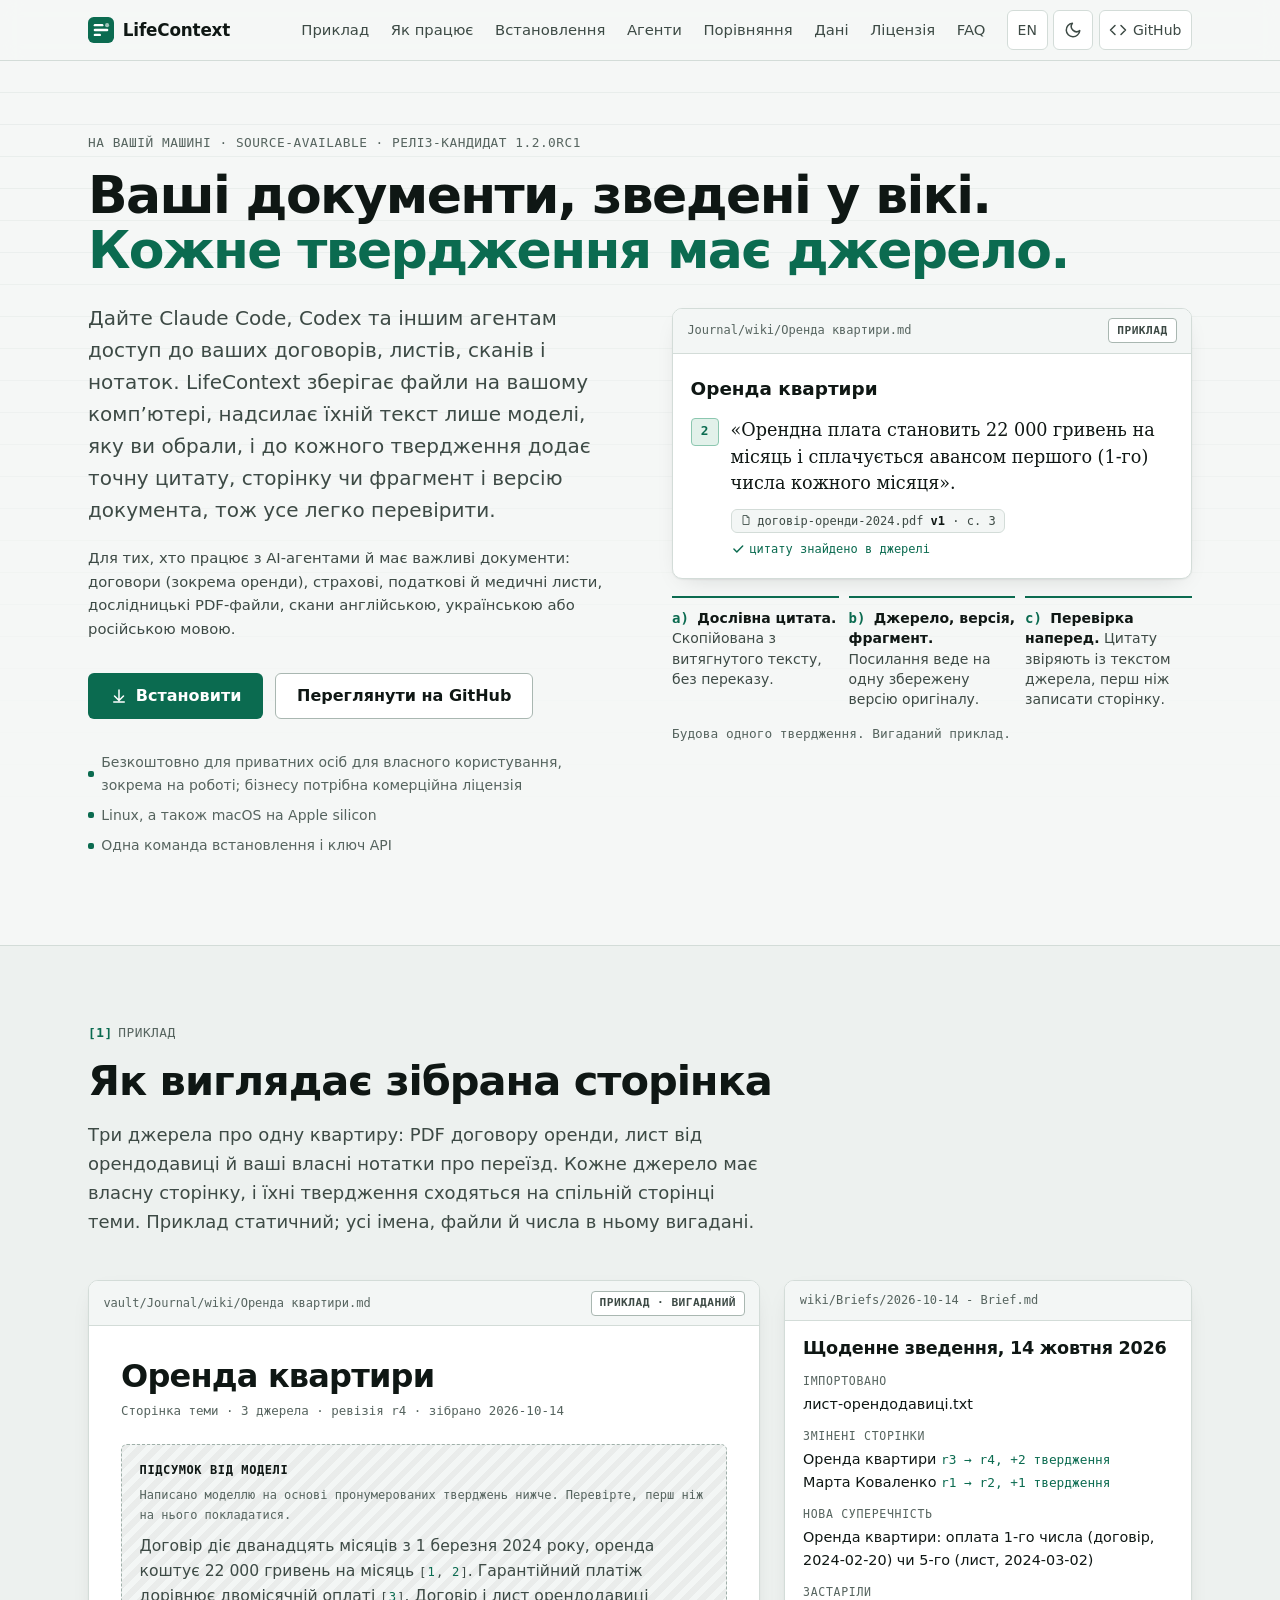
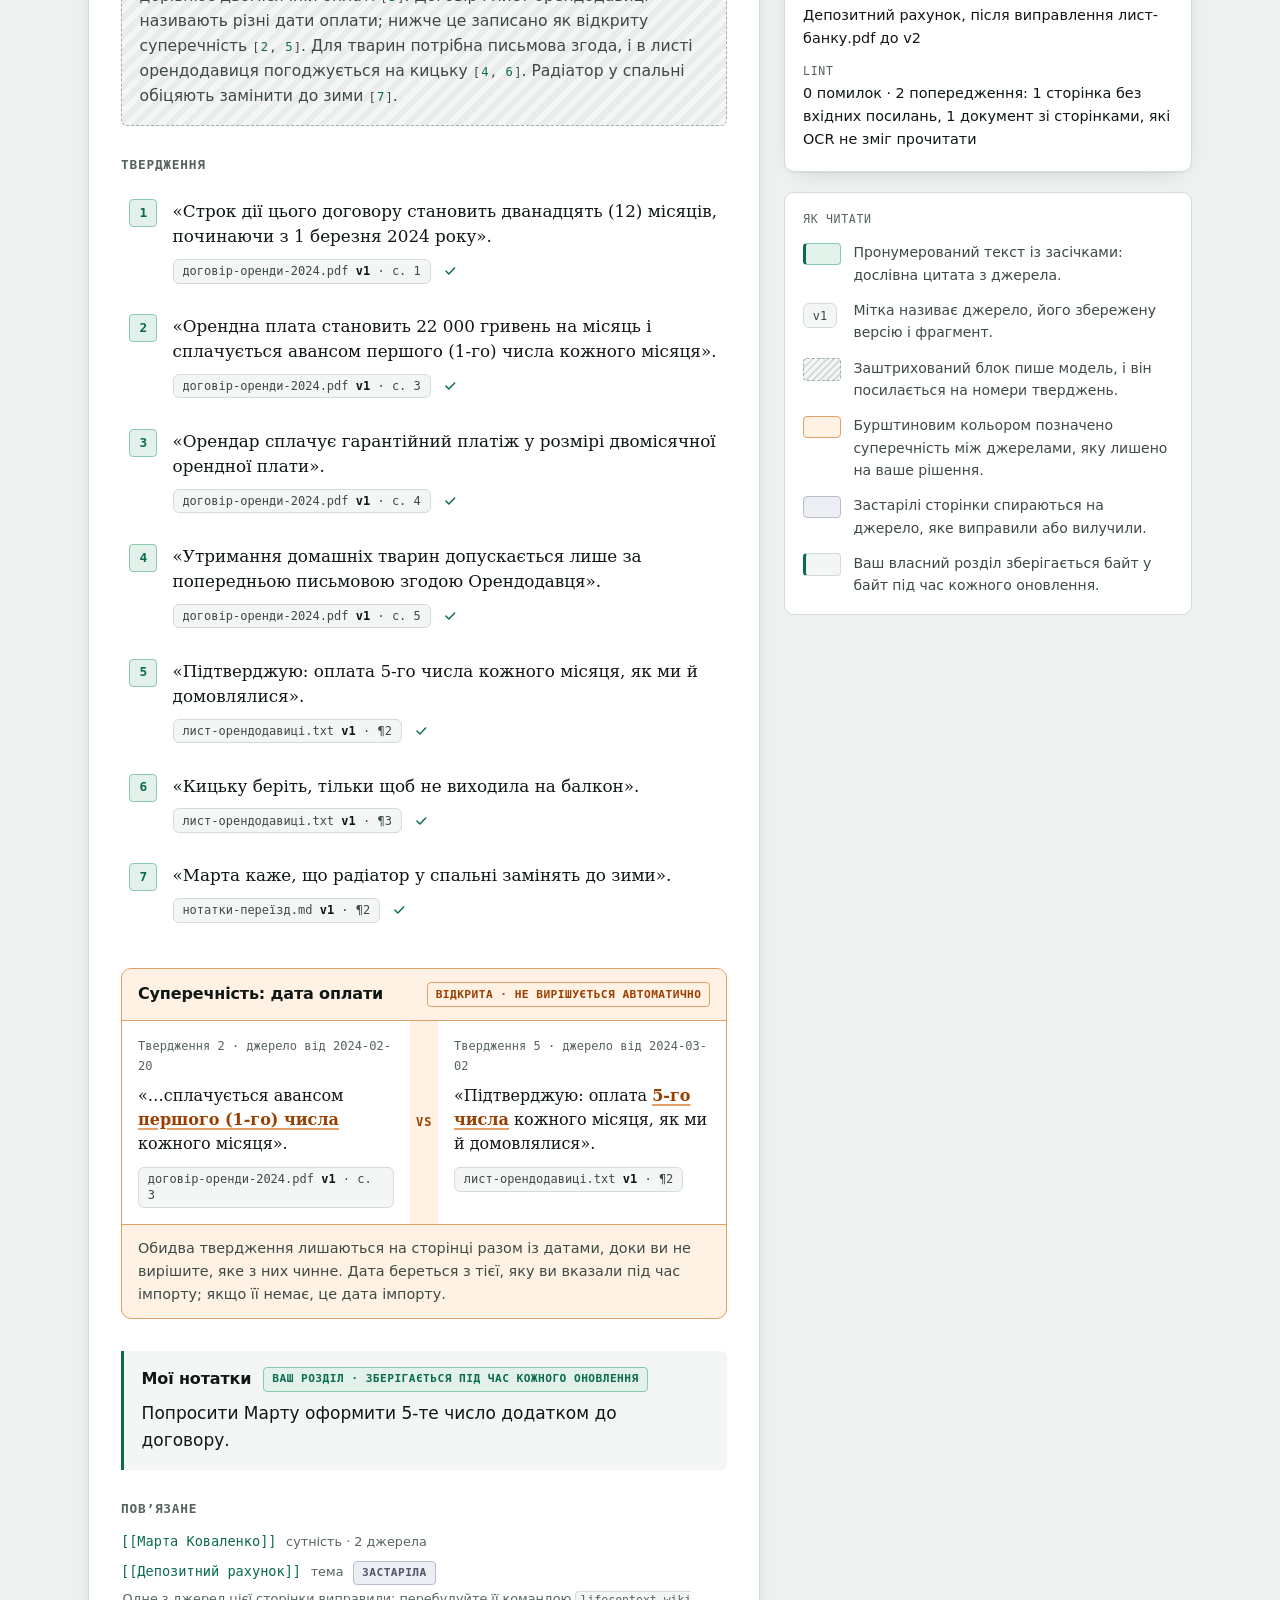
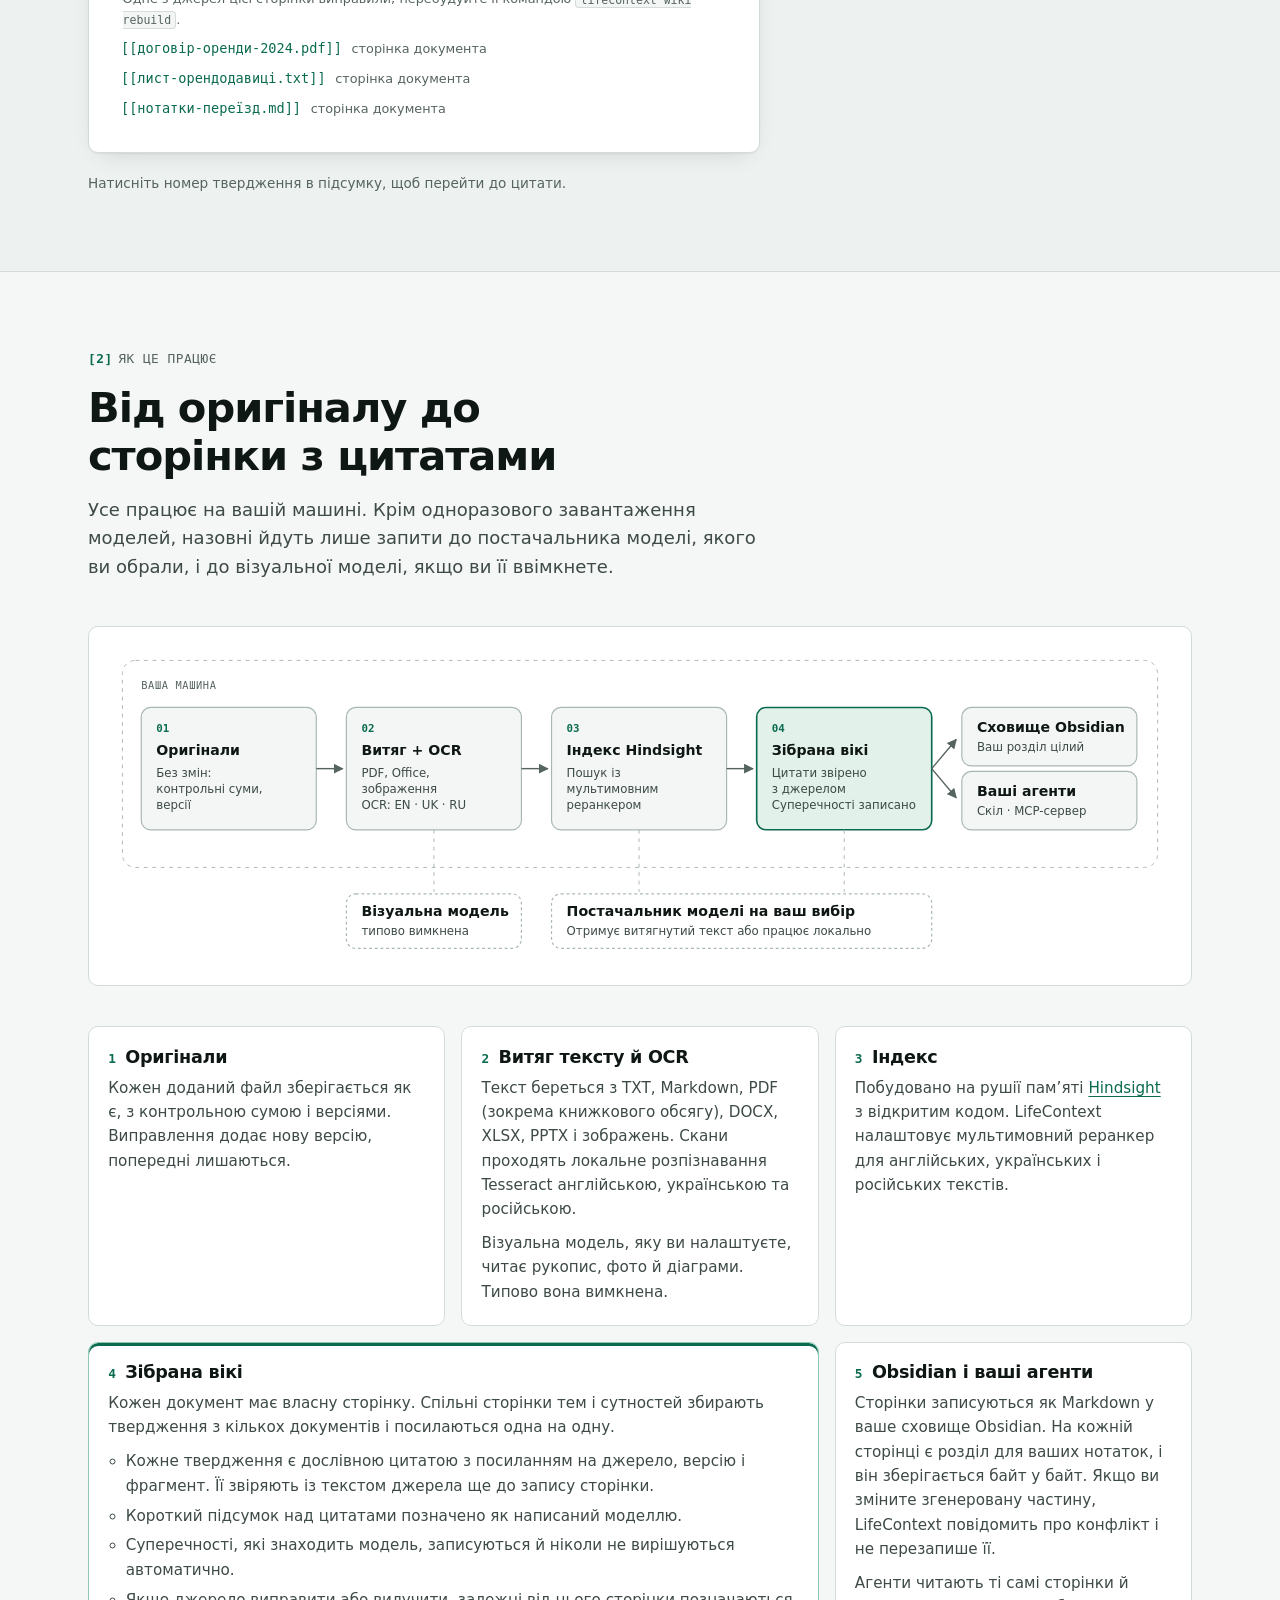
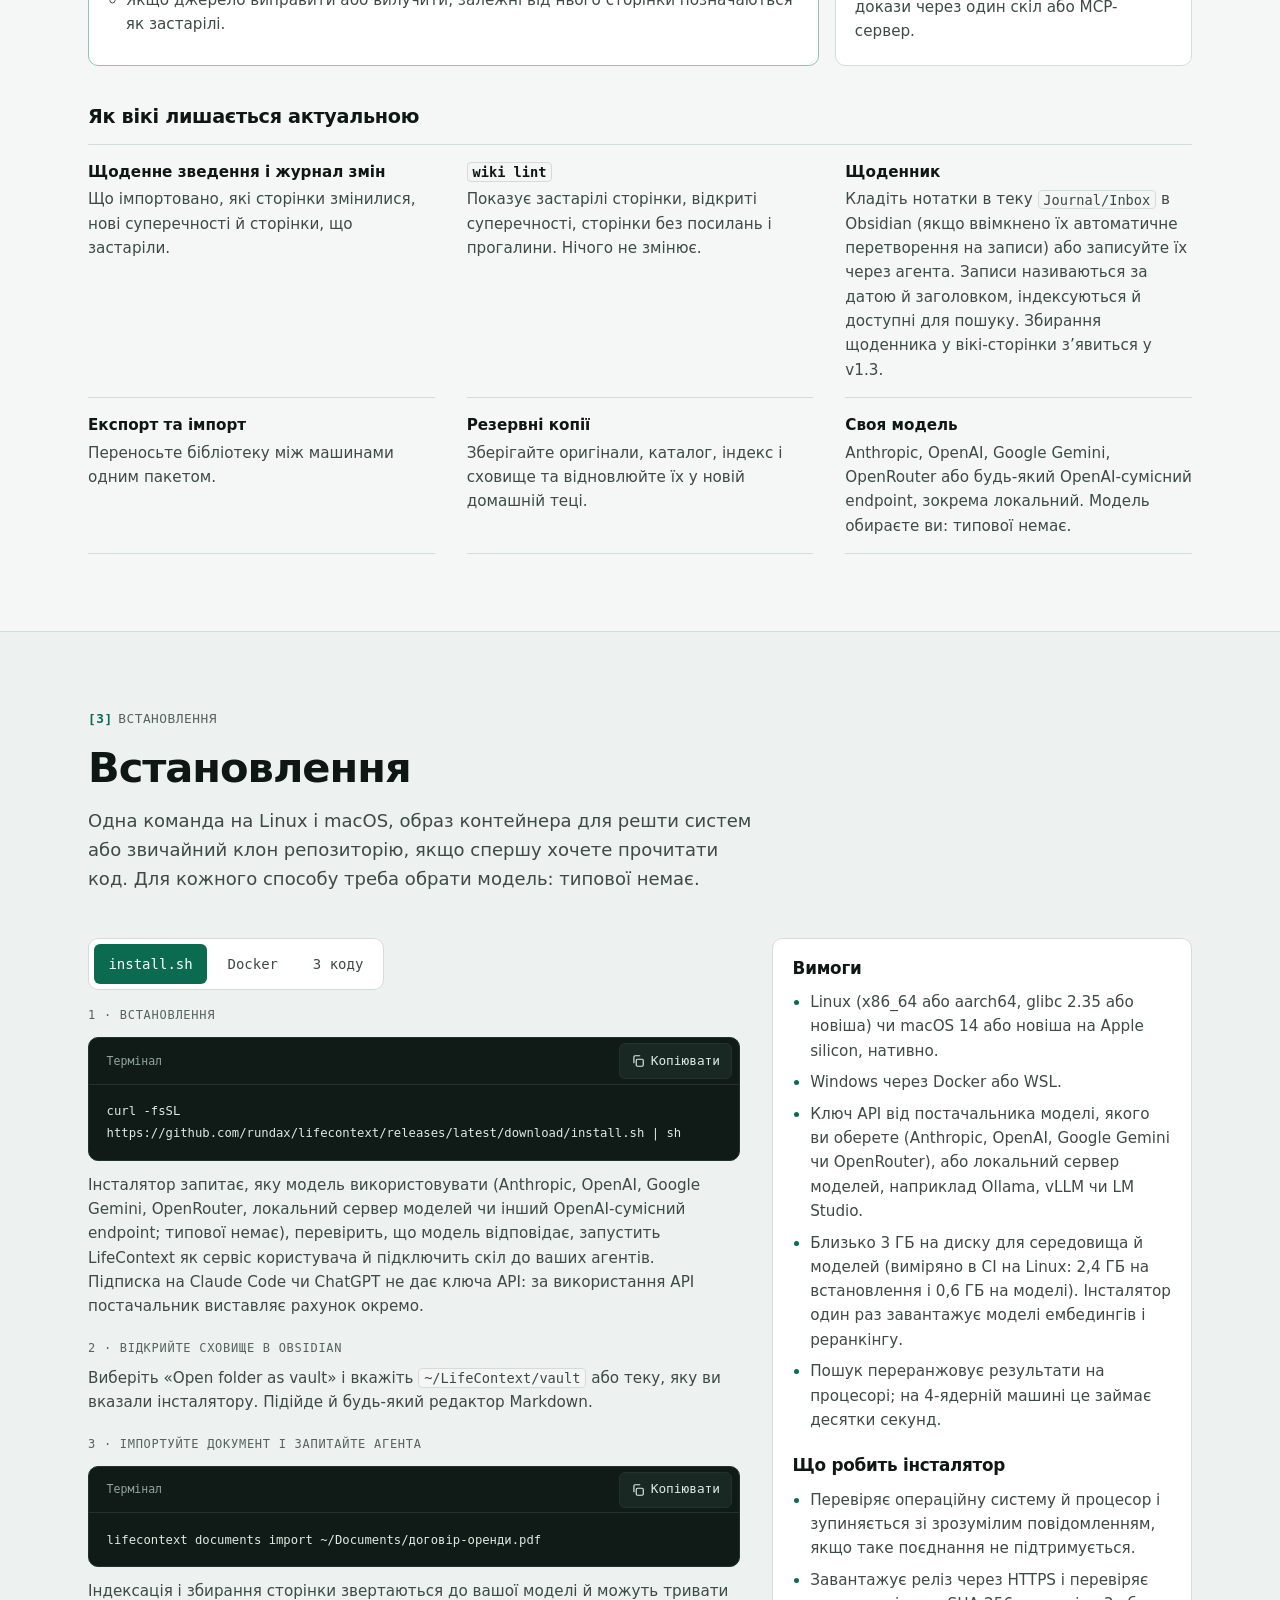
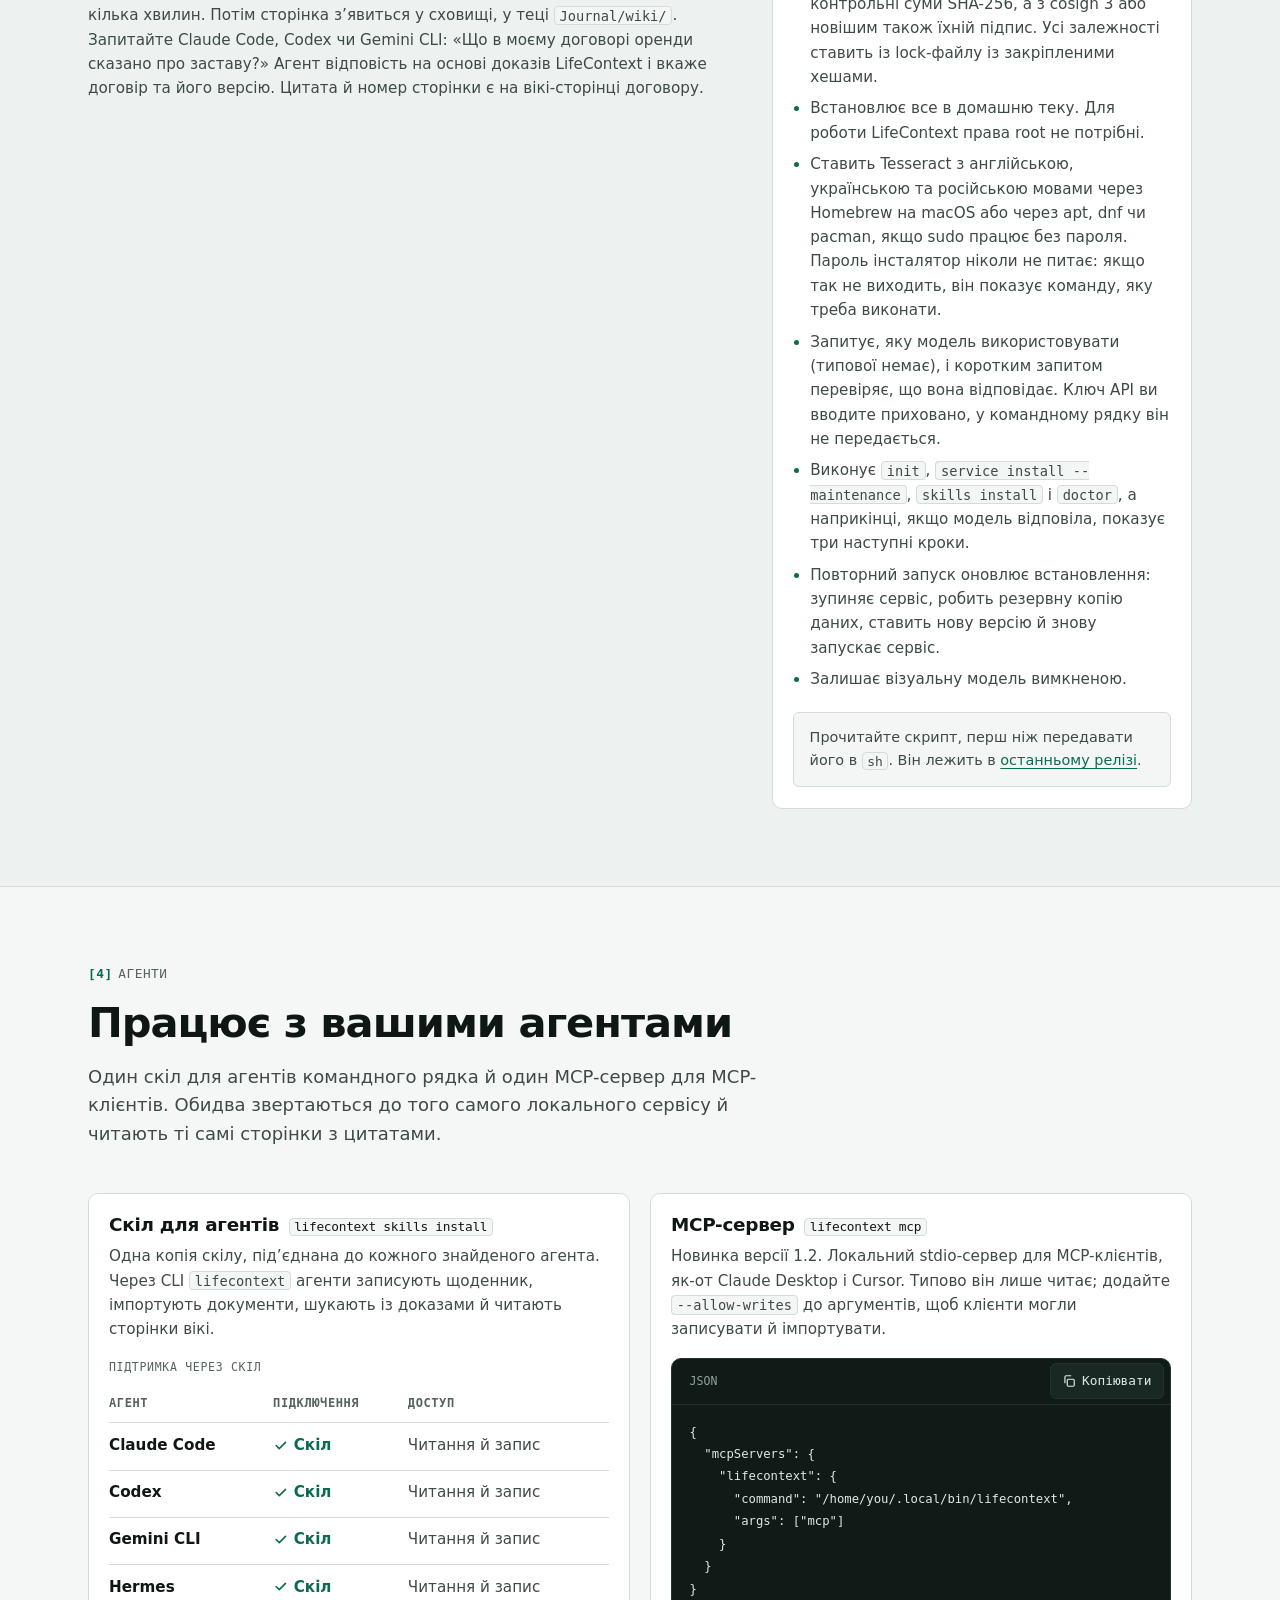
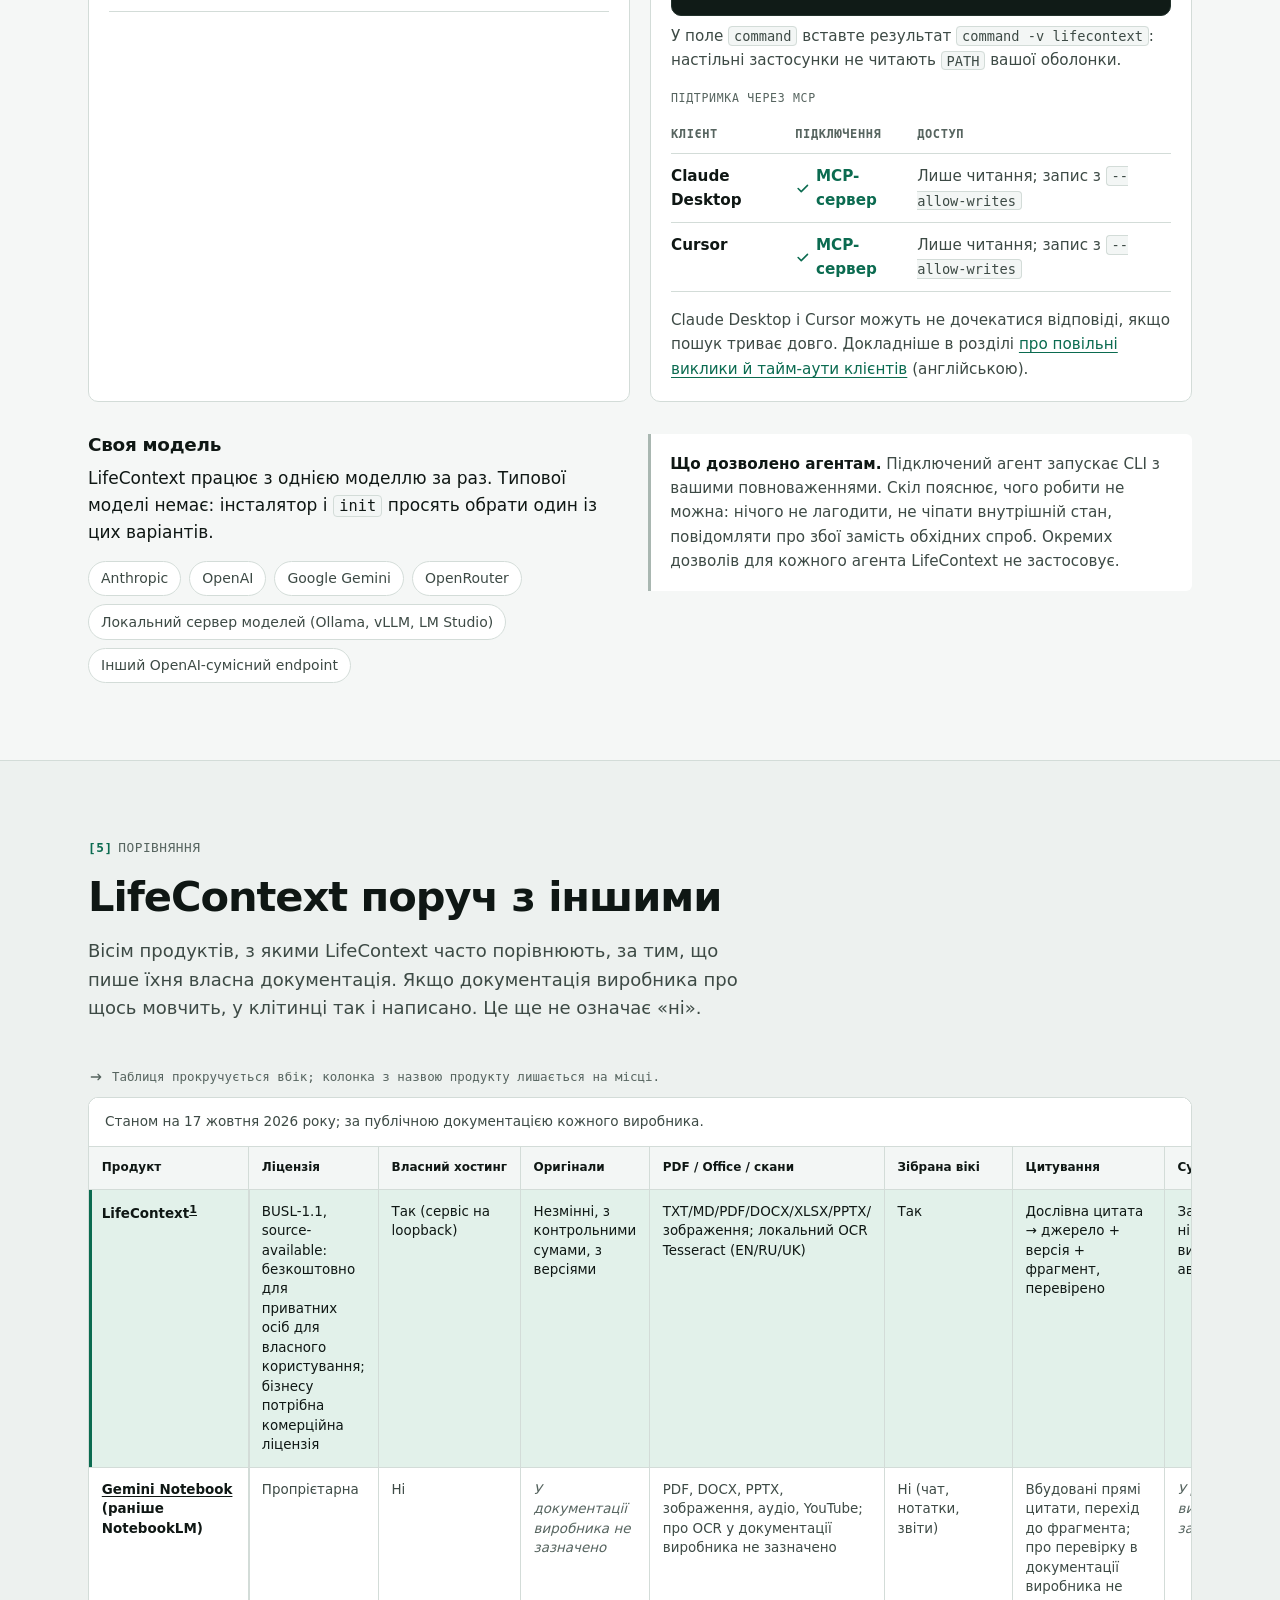
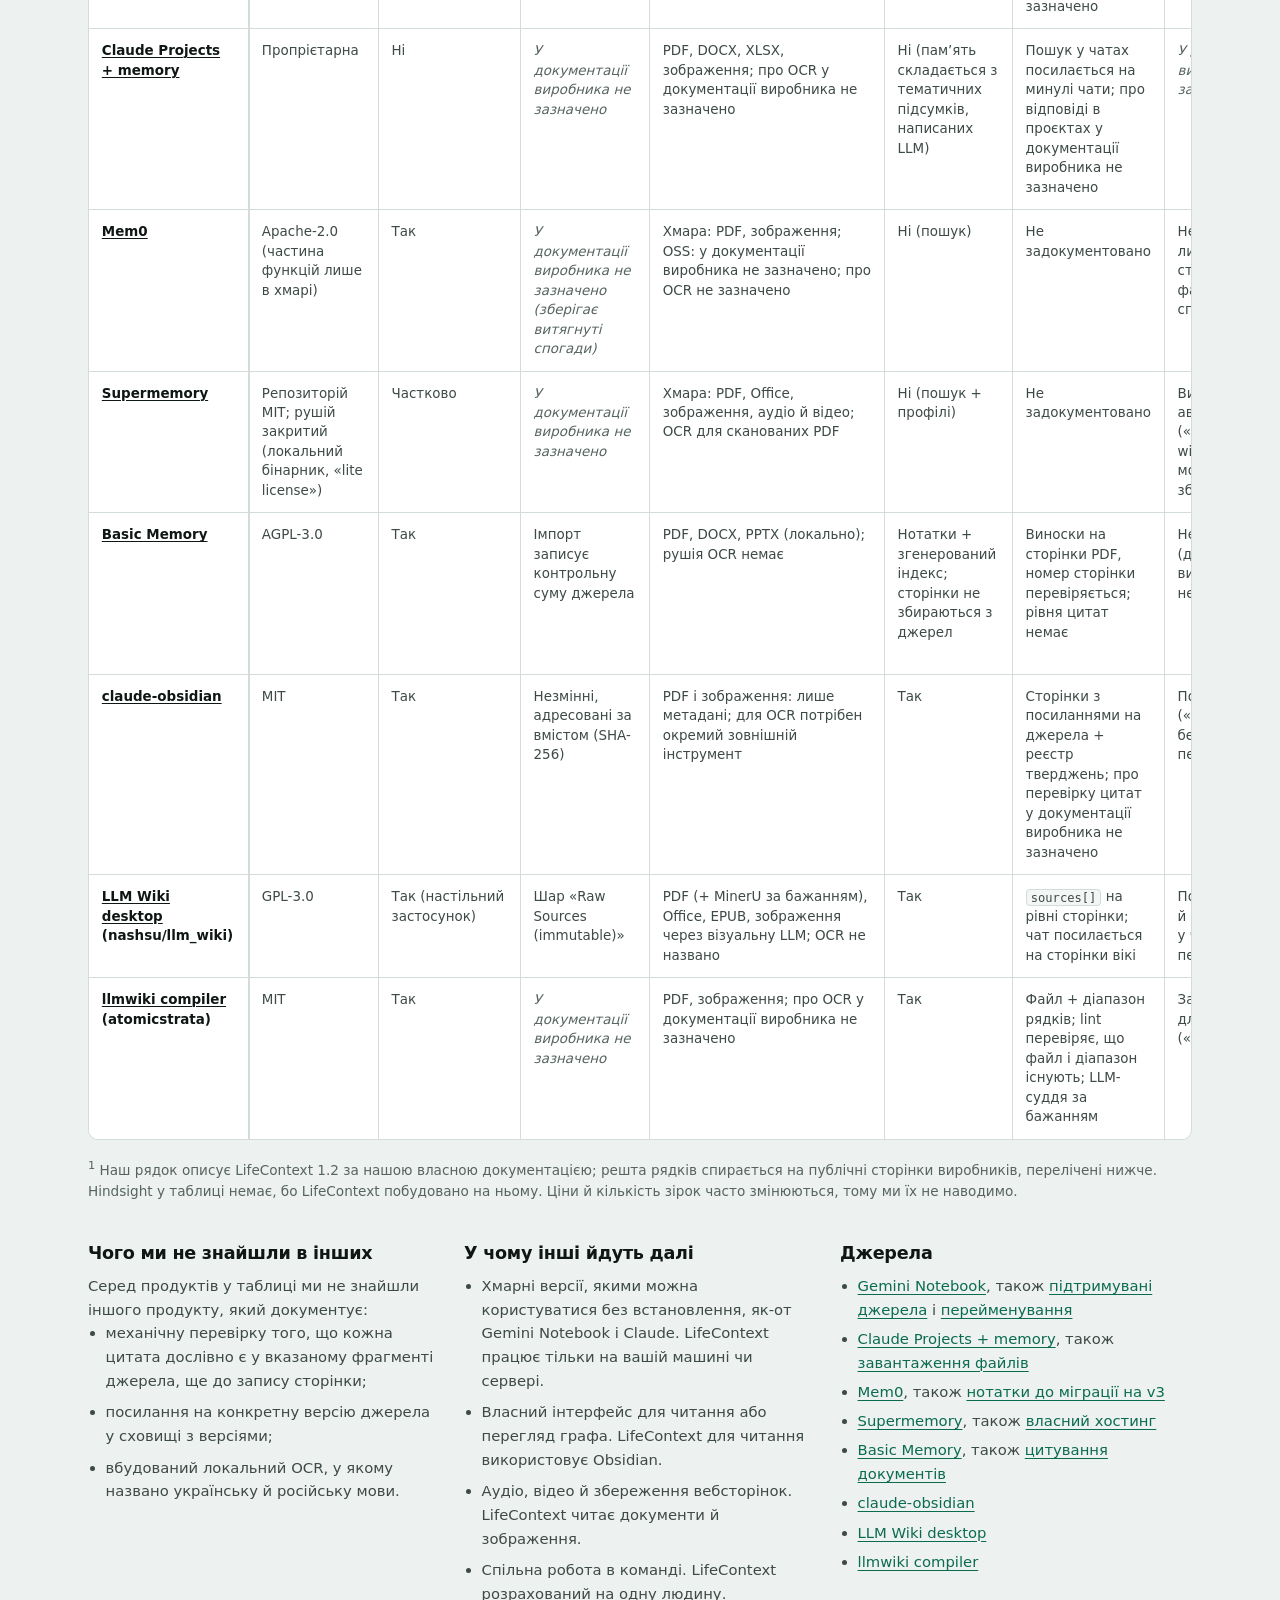
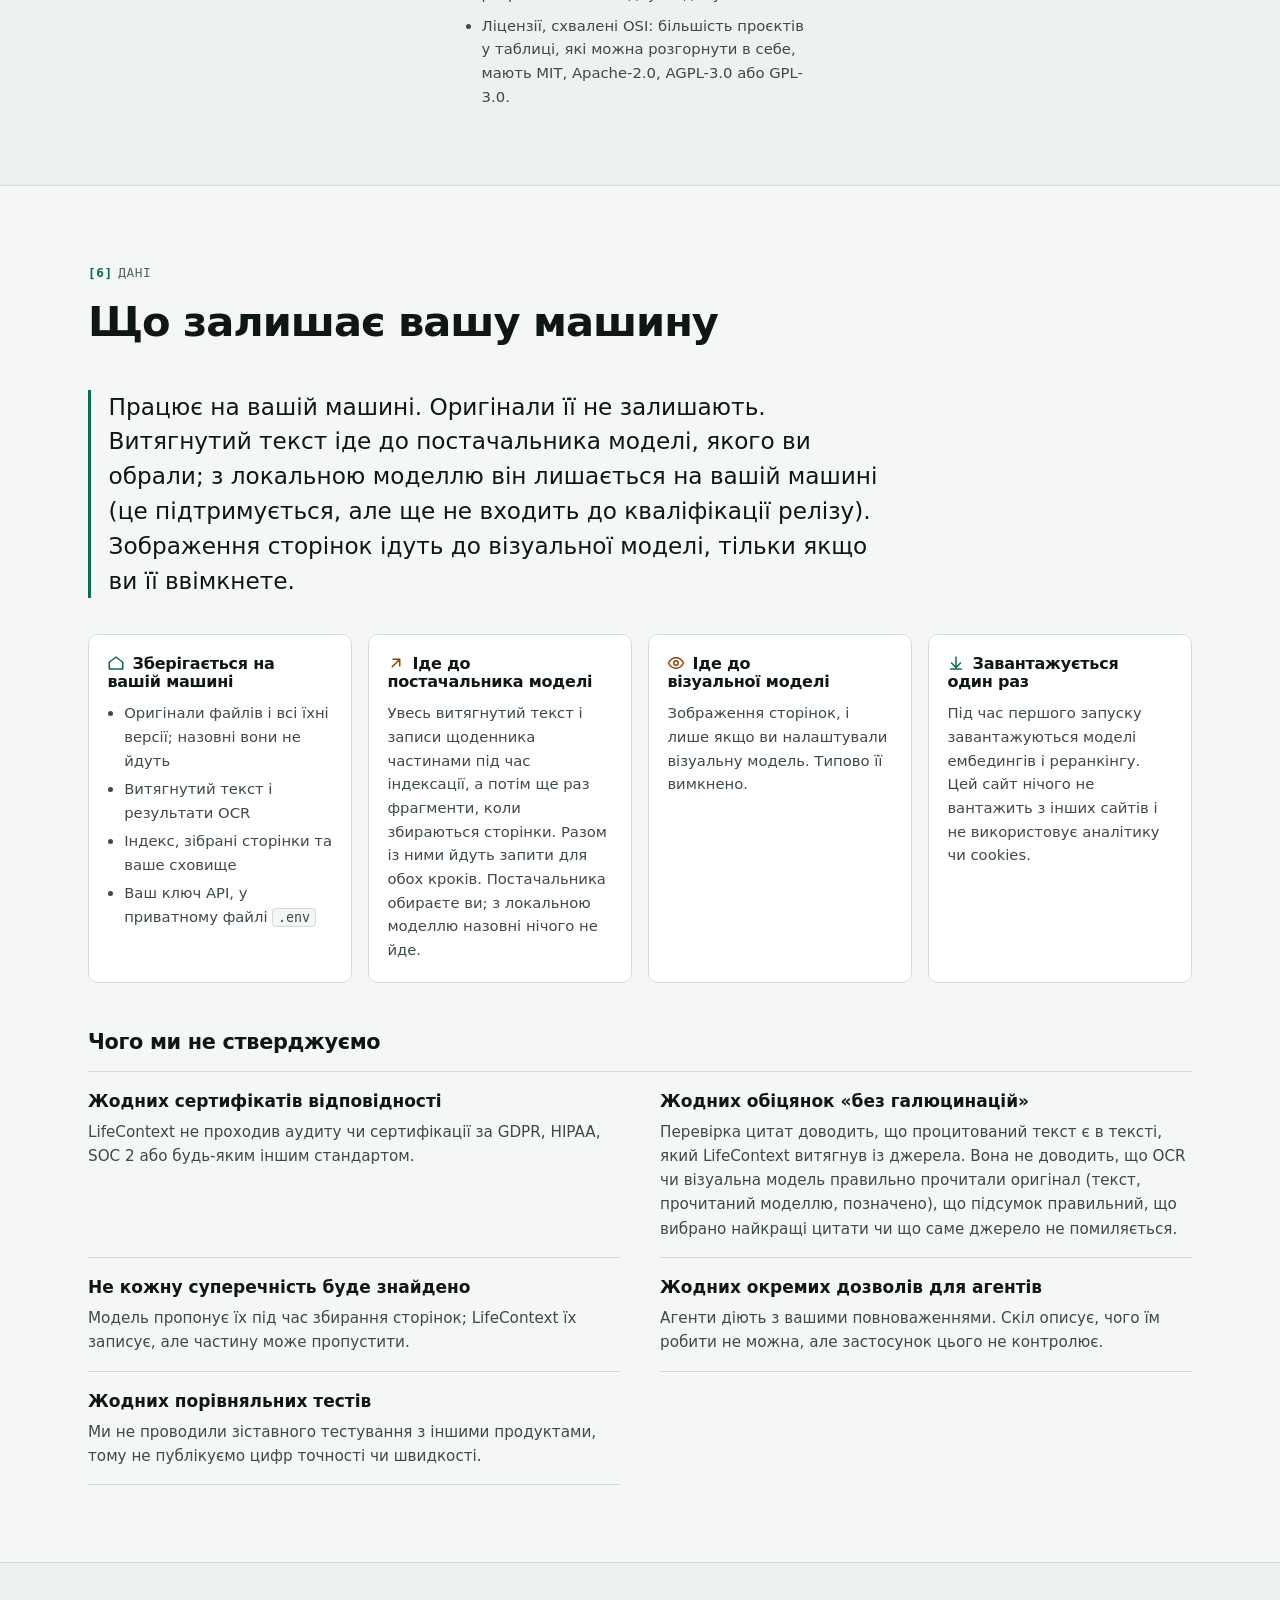
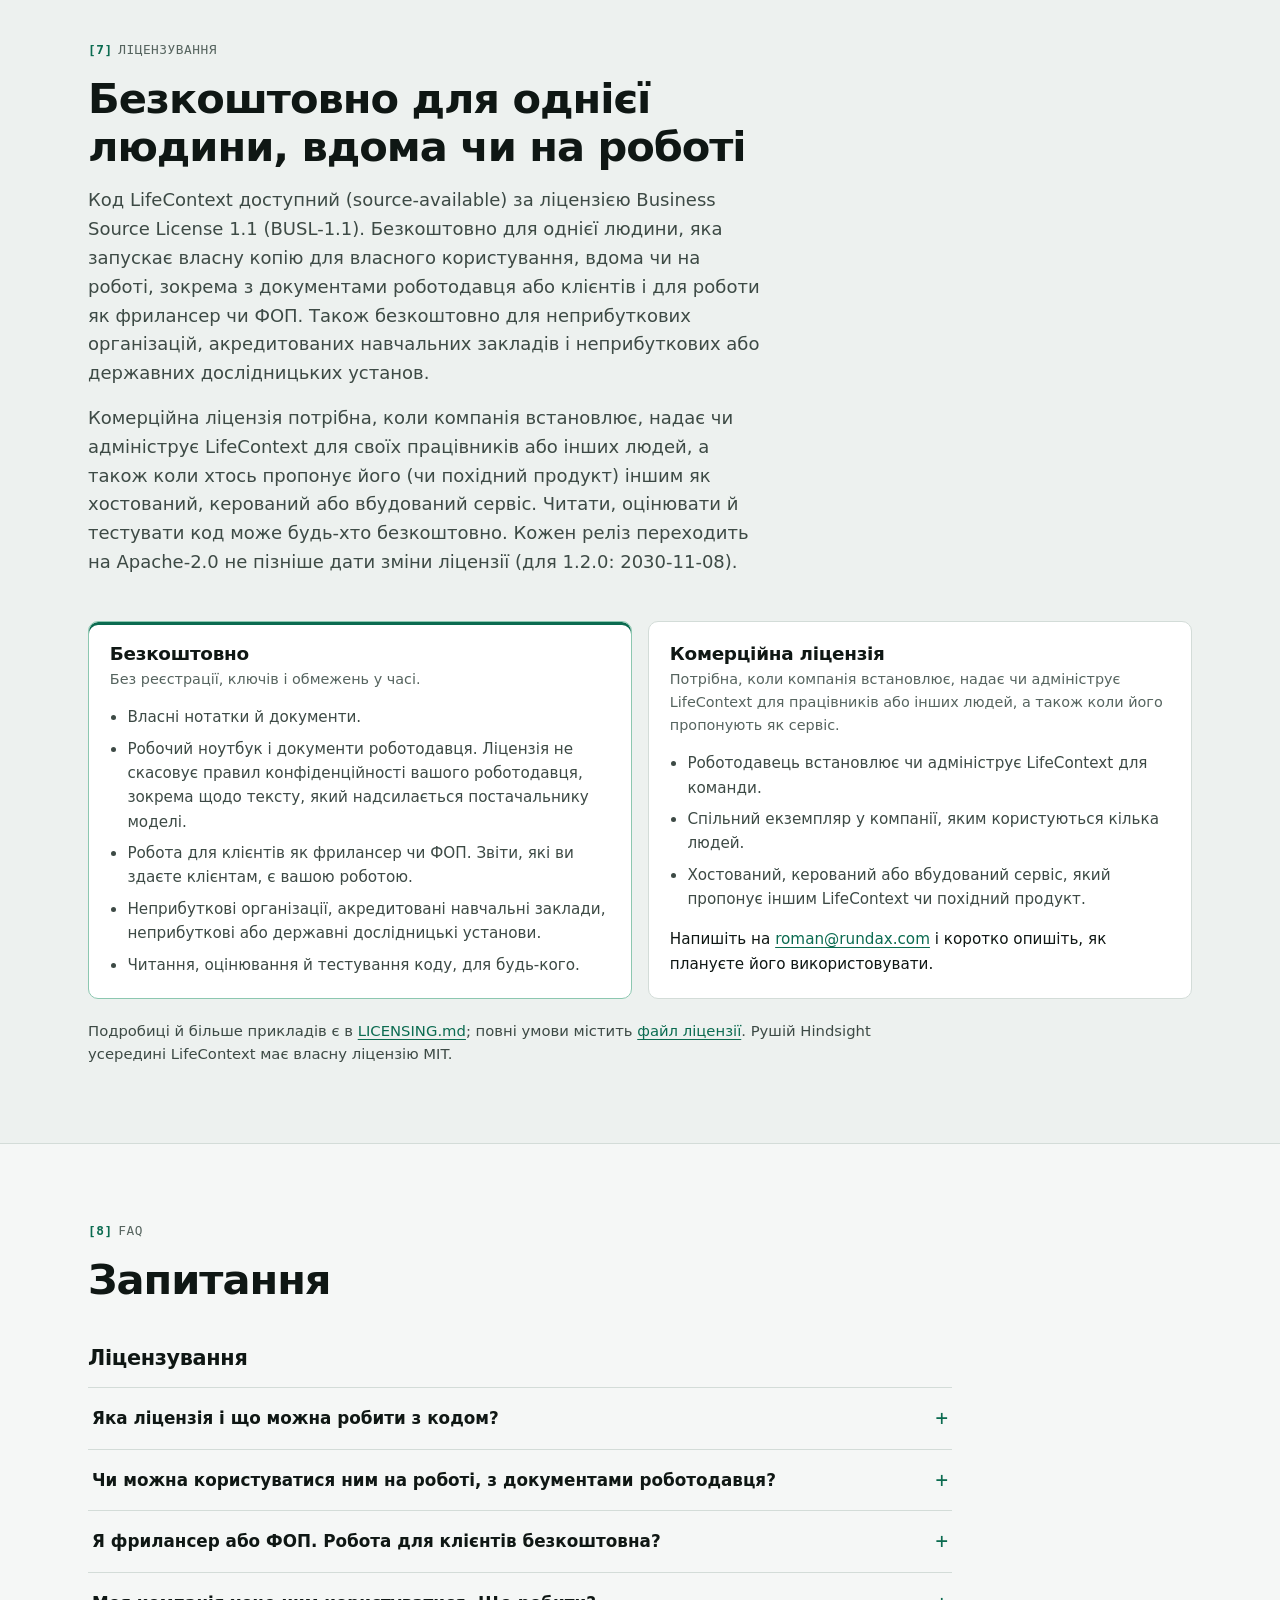
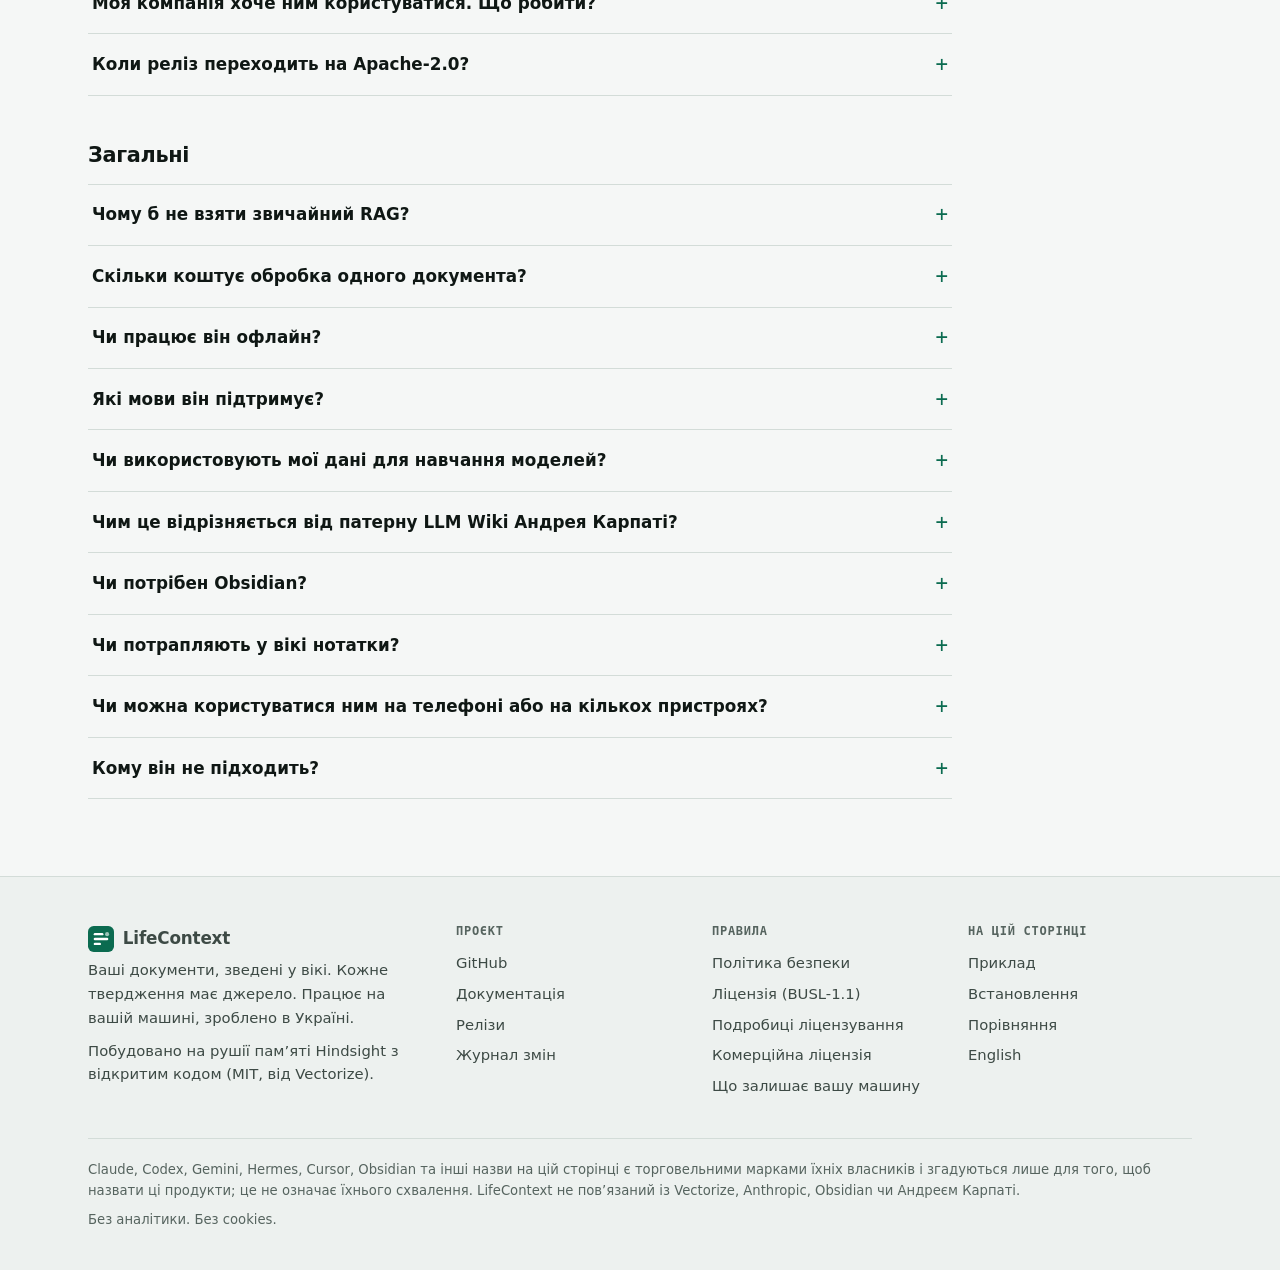
<file: site/uk/index.html>
<!doctype html>
<html lang="uk">
<head>
<meta charset="utf-8">
<meta name="viewport" content="width=device-width, initial-scale=1">
<meta http-equiv="Content-Security-Policy" content="default-src 'none'; script-src 'self'; style-src 'self'; img-src 'self'; base-uri 'none'; form-action 'none'">
<meta name="referrer" content="no-referrer">
<title>LifeContext · Ваші документи, зведені у вікі. Кожне твердження має джерело.</title>
<meta name="description" content="Дайте Claude Code, Codex та іншим агентам доступ до ваших договорів, листів, сканів і нотаток. LifeContext зберігає файли на вашому комп’ютері й до кожного твердження додає точну цитату, сторінку чи фрагмент і версію документа.">
<meta name="color-scheme" content="light dark">
<meta name="theme-color" content="#f5f7f6" media="(prefers-color-scheme: light)">
<meta name="theme-color" content="#0c1110" media="(prefers-color-scheme: dark)">
<link rel="canonical" href="https://rundax.github.io/lifecontext/uk/">
<link rel="alternate" hreflang="en" href="https://rundax.github.io/lifecontext/">
<link rel="alternate" hreflang="uk" href="https://rundax.github.io/lifecontext/uk/">
<link rel="alternate" hreflang="x-default" href="https://rundax.github.io/lifecontext/">
<meta property="og:type" content="website">
<meta property="og:site_name" content="LifeContext">
<meta property="og:title" content="LifeContext: ваші документи, зведені у вікі. Кожне твердження має джерело.">
<meta property="og:description" content="Ваші договори, листи й скани зведені у вікі, де кожне твердження є дослівною цитатою, звіреною з джерелом, з посиланням на сторінку й версію. AI-агенти відповідають на його основі. Працює на вашому комп’ютері, файли лишаються у вас.">
<meta property="og:url" content="https://rundax.github.io/lifecontext/uk/">
<meta property="og:image" content="https://rundax.github.io/lifecontext/og-uk.png">
<meta property="og:image:width" content="1200">
<meta property="og:image:height" content="630">
<meta property="og:image:alt" content="LifeContext: твердження зі сторінки вікі як дослівна цитата з посиланням на договір-оренди-2024.pdf, версія 1, сторінка 3.">
<meta property="og:locale" content="uk_UA">
<meta property="og:locale:alternate" content="en_GB">
<meta name="twitter:card" content="summary_large_image">
<link rel="icon" href="../favicon.svg" type="image/svg+xml">
<link rel="apple-touch-icon" href="../apple-touch-icon.png">
<link rel="stylesheet" href="../assets/site.css">
<script src="../assets/site.js"></script>
</head>
<body>
<a class="skip" href="#main">Перейти до вмісту</a>

<header class="site-header">
  <div class="wrap header-row">
    <a class="brand" href="./" aria-label="LifeContext, головна">
      <svg viewBox="0 0 32 32" aria-hidden="true" focusable="false"><rect class="mark-bg" width="32" height="32" rx="7"/><rect class="mark-fg" x="7" y="8.5" width="12" height="3" rx="1.5"/><rect class="mark-fg" x="7" y="14.5" width="18" height="3" rx="1.5"/><rect class="mark-fg" x="7" y="20.5" width="9" height="3" rx="1.5"/><circle class="mark-dot" cx="23.5" cy="10" r="2.5"/></svg>
      LifeContext
    </a>
    <nav class="site-nav" aria-label="Розділи">
      <ul class="nav-links">
        <li><a href="#example">Приклад</a></li>
        <li><a href="#how">Як працює</a></li>
        <li><a href="#install">Встановлення</a></li>
        <li><a href="#agents">Агенти</a></li>
        <li><a href="#compare">Порівняння</a></li>
        <li><a href="#privacy">Дані</a></li>
        <li><a href="#licensing">Ліцензія</a></li>
        <li><a href="#faq">FAQ</a></li>
      </ul>
    </nav>
    <div class="header-tools">
      <details class="menu">
        <summary>Меню</summary>
        <ul class="menu-list">
          <li><a href="#example">Приклад</a></li>
          <li><a href="#how">Як це працює</a></li>
          <li><a href="#install">Встановлення</a></li>
          <li><a href="#agents">Агенти</a></li>
          <li><a href="#compare">Порівняння</a></li>
          <li><a href="#privacy">Що залишає вашу машину</a></li>
          <li><a href="#licensing">Ліцензування</a></li>
          <li><a href="#faq">Запитання</a></li>
          <li><a href="https://github.com/rundax/lifecontext">GitHub</a></li>
        </ul>
      </details>
      <a class="lang-link" href="../" hreflang="en" lang="en"><span aria-hidden="true">EN</span><span class="sr-only">English version</span></a>
      <button class="icon-btn theme-toggle" type="button" data-theme-toggle aria-pressed="false" hidden>
        <svg class="icon-moon" viewBox="0 0 24 24" fill="none" stroke="currentColor" stroke-width="2" stroke-linecap="round" stroke-linejoin="round" aria-hidden="true" focusable="false"><path d="M21 12.8A9 9 0 1 1 11.2 3a7 7 0 0 0 9.8 9.8z"/></svg>
        <svg class="icon-sun" viewBox="0 0 24 24" fill="none" stroke="currentColor" stroke-width="2" stroke-linecap="round" stroke-linejoin="round" aria-hidden="true" focusable="false"><circle cx="12" cy="12" r="4"/><path d="M12 2v2M12 20v2M4.9 4.9l1.4 1.4M17.7 17.7l1.4 1.4M2 12h2M20 12h2M4.9 19.1l1.4-1.4M17.7 6.3l1.4-1.4"/></svg>
        <span class="sr-only">Темна тема</span>
      </button>
      <a class="icon-btn gh-link" href="https://github.com/rundax/lifecontext">
        <svg viewBox="0 0 24 24" fill="none" stroke="currentColor" stroke-width="2" stroke-linecap="round" stroke-linejoin="round" aria-hidden="true" focusable="false"><path d="m16 18 6-6-6-6M8 6l-6 6 6 6"/></svg>
        <span>GitHub</span>
      </a>
    </div>
  </div>
</header>

<main id="main">

<section class="hero" aria-labelledby="hero-h">
  <div class="wrap hero-grid">
    <div class="hero-head">
      <p class="eyebrow">На вашій машині · source-available · реліз-кандидат 1.2.0rc1</p>
      <h1 id="hero-h">Ваші документи, зведені у вікі. <span class="accent-line">Кожне твердження має джерело.</span></h1>
    </div>
    <div class="hero-copy">
      <p class="lead">Дайте Claude Code, Codex та іншим агентам доступ до ваших договорів, листів, сканів і нотаток. LifeContext зберігає файли на вашому комп’ютері, надсилає їхній текст лише моделі, яку ви обрали, і до кожного твердження додає точну цитату, сторінку чи фрагмент і версію документа, тож усе легко перевірити.</p>
      <p class="licence-meta">Для тих, хто працює з AI-агентами й має важливі документи: договори (зокрема оренди), страхові, податкові й медичні листи, дослідницькі PDF-файли, скани англійською, українською або російською мовою.</p>
      <div class="cta-row">
        <a class="btn btn-primary" href="#install">
          <svg viewBox="0 0 24 24" fill="none" stroke="currentColor" stroke-width="2" stroke-linecap="round" stroke-linejoin="round" aria-hidden="true" focusable="false"><path d="M12 4v12M6 12l6 6 6-6M5 20h14"/></svg>
          Встановити
        </a>
        <a class="btn btn-secondary" href="https://github.com/rundax/lifecontext">Переглянути на GitHub</a>
      </div>
      <ul class="hero-facts">
        <li>Безкоштовно для приватних осіб для власного користування, зокрема на роботі; бізнесу потрібна комерційна ліцензія</li>
        <li>Linux, а також macOS на Apple silicon</li>
        <li>Одна команда встановлення і ключ API</li>
      </ul>
    </div>

    <figure class="anatomy" aria-labelledby="anatomy-cap">
      <div class="anatomy-card">
        <div class="card-bar"><span class="path">Journal/wiki/Оренда квартири.md</span><span class="badge badge-example">Приклад</span></div>
        <div class="anatomy-body">
          <p class="anatomy-title">Оренда квартири</p>
          <div class="anatomy-claim">
            <span class="n" aria-hidden="true">2</span>
            <div>
              <blockquote><p>«Орендна плата становить 22 000 гривень на місяць і сплачується авансом першого (1-го) числа кожного місяця».</p></blockquote>
              <p class="cite-row">
                <span class="chip"><svg viewBox="0 0 24 24" fill="none" stroke="currentColor" stroke-width="2" aria-hidden="true" focusable="false"><path d="M14 3H6v18h12V7z"/><path d="M14 3v4h4"/></svg><span>договір-оренди-2024.pdf <b>v1</b> · с. 3</span></span>
                <span class="verified"><svg viewBox="0 0 24 24" fill="none" stroke="currentColor" stroke-width="2.5" stroke-linecap="round" stroke-linejoin="round" aria-hidden="true" focusable="false"><path d="m5 12 5 5L20 7"/></svg>цитату знайдено в джерелі</span>
              </p>
            </div>
          </div>
        </div>
      </div>
      <ol class="anatomy-notes">
        <li><b>Дослівна цитата.</b> Скопійована з витягнутого тексту, без переказу.</li>
        <li><b>Джерело, версія, фрагмент.</b> Посилання веде на одну збережену версію оригіналу.</li>
        <li><b>Перевірка наперед.</b> Цитату звіряють із текстом джерела, перш ніж записати сторінку.</li>
      </ol>
      <figcaption id="anatomy-cap">Будова одного твердження. Вигаданий приклад.</figcaption>
    </figure>
  </div>
</section>

<section class="section section-band" id="example" aria-labelledby="example-h">
  <div class="wrap">
    <header class="section-head">
      <p class="eyebrow"><b>[1]</b>Приклад</p>
      <h2 id="example-h">Як виглядає зібрана сторінка</h2>
      <p class="lead">Три джерела про одну квартиру: PDF договору оренди, лист від орендодавиці й ваші власні нотатки про переїзд. Кожне джерело має власну сторінку, і їхні твердження сходяться на спільній сторінці теми. Приклад статичний; усі імена, файли й числа в ньому вигадані.</p>
    </header>

    <div class="demo">
      <article class="note" aria-labelledby="note-title">
        <div class="card-bar"><span class="path">vault/Journal/wiki/Оренда квартири.md</span><span class="badge badge-example">Приклад · вигаданий</span></div>
        <div class="note-body">
          <h3 id="note-title">Оренда квартири</h3>
          <p class="note-meta">Сторінка теми · 3 джерела · ревізія r4 · зібрано 2026-10-14</p>

          <aside class="summary" aria-label="Підсумок від моделі">
            <p class="summary-label"><strong>Підсумок від моделі</strong><span>Написано моделлю на основі пронумерованих тверджень нижче. Перевірте, перш ніж на нього покладатися.</span></p>
            <p>Договір діє дванадцять місяців з 1 березня 2024 року, оренда коштує 22 000 гривень на місяць <span class="ref">[<a href="#c1">1</a>, <a href="#c2">2</a>]</span>. Гарантійний платіж дорівнює двомісячній оплаті <span class="ref">[<a href="#c3">3</a>]</span>. Договір і лист орендодавиці називають різні дати оплати; нижче це записано як відкриту суперечність <span class="ref">[<a href="#c2">2</a>, <a href="#c5">5</a>]</span>. Для тварин потрібна письмова згода, і в листі орендодавиця погоджується на кицьку <span class="ref">[<a href="#c4">4</a>, <a href="#c6">6</a>]</span>. Радіатор у спальні обіцяють замінити до зими <span class="ref">[<a href="#c7">7</a>]</span>.</p>
          </aside>

          <h4>Твердження</h4>
          <ol class="claims">
            <li class="claim" id="c1">
              <blockquote><p>«Строк дії цього договору становить дванадцять (12) місяців, починаючи з 1 березня 2024 року».</p></blockquote>
              <p class="cite-row"><span class="chip">договір-оренди-2024.pdf <b>v1</b> · с. 1</span><span class="verified"><svg viewBox="0 0 24 24" fill="none" stroke="currentColor" stroke-width="2.5" stroke-linecap="round" stroke-linejoin="round" aria-hidden="true" focusable="false"><path d="m5 12 5 5L20 7"/></svg><span class="sr-only">Цитату знайдено в джерелі</span></span></p>
            </li>
            <li class="claim" id="c2">
              <blockquote><p>«Орендна плата становить 22 000 гривень на місяць і сплачується авансом першого (1-го) числа кожного місяця».</p></blockquote>
              <p class="cite-row"><span class="chip">договір-оренди-2024.pdf <b>v1</b> · с. 3</span><span class="verified"><svg viewBox="0 0 24 24" fill="none" stroke="currentColor" stroke-width="2.5" stroke-linecap="round" stroke-linejoin="round" aria-hidden="true" focusable="false"><path d="m5 12 5 5L20 7"/></svg><span class="sr-only">Цитату знайдено в джерелі</span></span></p>
            </li>
            <li class="claim" id="c3">
              <blockquote><p>«Орендар сплачує гарантійний платіж у розмірі двомісячної орендної плати».</p></blockquote>
              <p class="cite-row"><span class="chip">договір-оренди-2024.pdf <b>v1</b> · с. 4</span><span class="verified"><svg viewBox="0 0 24 24" fill="none" stroke="currentColor" stroke-width="2.5" stroke-linecap="round" stroke-linejoin="round" aria-hidden="true" focusable="false"><path d="m5 12 5 5L20 7"/></svg><span class="sr-only">Цитату знайдено в джерелі</span></span></p>
            </li>
            <li class="claim" id="c4">
              <blockquote><p>«Утримання домашніх тварин допускається лише за попередньою письмовою згодою Орендодавця».</p></blockquote>
              <p class="cite-row"><span class="chip">договір-оренди-2024.pdf <b>v1</b> · с. 5</span><span class="verified"><svg viewBox="0 0 24 24" fill="none" stroke="currentColor" stroke-width="2.5" stroke-linecap="round" stroke-linejoin="round" aria-hidden="true" focusable="false"><path d="m5 12 5 5L20 7"/></svg><span class="sr-only">Цитату знайдено в джерелі</span></span></p>
            </li>
            <li class="claim" id="c5">
              <blockquote><p>«Підтверджую: оплата 5-го числа кожного місяця, як ми й домовлялися».</p></blockquote>
              <p class="cite-row"><span class="chip">лист-орендодавиці.txt <b>v1</b> · ¶2</span><span class="verified"><svg viewBox="0 0 24 24" fill="none" stroke="currentColor" stroke-width="2.5" stroke-linecap="round" stroke-linejoin="round" aria-hidden="true" focusable="false"><path d="m5 12 5 5L20 7"/></svg><span class="sr-only">Цитату знайдено в джерелі</span></span></p>
            </li>
            <li class="claim" id="c6">
              <blockquote><p>«Кицьку беріть, тільки щоб не виходила на балкон».</p></blockquote>
              <p class="cite-row"><span class="chip">лист-орендодавиці.txt <b>v1</b> · ¶3</span><span class="verified"><svg viewBox="0 0 24 24" fill="none" stroke="currentColor" stroke-width="2.5" stroke-linecap="round" stroke-linejoin="round" aria-hidden="true" focusable="false"><path d="m5 12 5 5L20 7"/></svg><span class="sr-only">Цитату знайдено в джерелі</span></span></p>
            </li>
            <li class="claim" id="c7">
              <blockquote><p>«Марта каже, що радіатор у спальні замінять до зими».</p></blockquote>
              <p class="cite-row"><span class="chip">нотатки-переїзд.md <b>v1</b> · ¶2</span><span class="verified"><svg viewBox="0 0 24 24" fill="none" stroke="currentColor" stroke-width="2.5" stroke-linecap="round" stroke-linejoin="round" aria-hidden="true" focusable="false"><path d="m5 12 5 5L20 7"/></svg><span class="sr-only">Цитату знайдено в джерелі</span></span></p>
            </li>
          </ol>

          <section class="conflict" aria-labelledby="conflict-h">
            <div class="conflict-head">
              <h4 id="conflict-h">Суперечність: дата оплати</h4>
              <span class="badge badge-open">Відкрита · не вирішується автоматично</span>
            </div>
            <div class="conflict-sides">
              <div class="side">
                <p class="side-label">Твердження 2 · джерело від 2024-02-20</p>
                <blockquote><p>«…сплачується авансом <mark>першого (1-го) числа</mark> кожного місяця».</p></blockquote>
                <p class="cite-row"><span class="chip">договір-оренди-2024.pdf <b>v1</b> · с. 3</span></p>
              </div>
              <div class="vs" aria-hidden="true">vs</div>
              <div class="side">
                <p class="side-label">Твердження 5 · джерело від 2024-03-02</p>
                <blockquote><p>«Підтверджую: оплата <mark>5-го числа</mark> кожного місяця, як ми й домовлялися».</p></blockquote>
                <p class="cite-row"><span class="chip">лист-орендодавиці.txt <b>v1</b> · ¶2</span></p>
              </div>
            </div>
            <p class="conflict-foot">Обидва твердження лишаються на сторінці разом із датами, доки ви не вирішите, яке з них чинне. Дата береться з тієї, яку ви вказали під час імпорту; якщо її немає, це дата імпорту.</p>
          </section>

          <section class="mine" aria-labelledby="mine-h">
            <div class="mine-head">
              <h4 id="mine-h">Мої нотатки</h4>
              <span class="badge badge-mine">Ваш розділ · зберігається під час кожного оновлення</span>
            </div>
            <p>Попросити Марту оформити 5-те число додатком до договору.</p>
          </section>

          <section class="related" aria-labelledby="related-h">
            <h4 id="related-h">Пов’язане</h4>
            <ul>
              <li><span class="wikilink">[[Марта Коваленко]]</span><span class="kind">сутність · 2 джерела</span></li>
              <li><span class="wikilink">[[Депозитний рахунок]]</span><span class="kind">тема</span><span class="badge badge-stale">Застаріла</span><span class="stale-note">Одне з джерел цієї сторінки виправили; перебудуйте її командою <code>lifecontext wiki rebuild</code>.</span></li>
              <li><span class="wikilink">[[договір-оренди-2024.pdf]]</span><span class="kind">сторінка документа</span></li>
              <li><span class="wikilink">[[лист-орендодавиці.txt]]</span><span class="kind">сторінка документа</span></li>
              <li><span class="wikilink">[[нотатки-переїзд.md]]</span><span class="kind">сторінка документа</span></li>
            </ul>
          </section>
        </div>
      </article>

      <div class="demo-side">
        <article class="brief" aria-labelledby="brief-h">
          <div class="card-bar"><span class="path">wiki/Briefs/2026-10-14 - Brief.md</span></div>
          <div class="brief-body">
            <h3 id="brief-h">Щоденне зведення, 14 жовтня 2026</h3>
            <dl>
              <div><dt>Імпортовано</dt><dd>лист-орендодавиці.txt</dd></div>
              <div><dt>Змінені сторінки</dt><dd>Оренда квартири <span class="delta">r3 → r4, +2 твердження</span><br>Марта Коваленко <span class="delta">r1 → r2, +1 твердження</span></dd></div>
              <div><dt>Нова суперечність</dt><dd>Оренда квартири: оплата 1-го числа (договір, 2024-02-20) чи 5-го (лист, 2024-03-02)</dd></div>
              <div><dt>Застаріли</dt><dd>Депозитний рахунок, після виправлення лист-банку.pdf до v2</dd></div>
              <div><dt>Lint</dt><dd>0 помилок · 2 попередження: 1 сторінка без вхідних посилань, 1 документ зі сторінками, які OCR не зміг прочитати</dd></div>
            </dl>
          </div>
        </article>

        <div class="legend">
          <p class="legend-title" id="legend-h">Як читати</p>
          <dl aria-labelledby="legend-h">
          <div><dt><span class="swatch swatch-quote"></span><span class="sr-only">Пронумерована цитата</span></dt><dd>Пронумерований текст із засічками: дослівна цитата з джерела.</dd></div>
          <div><dt><span class="chip" aria-hidden="true">v1</span><span class="sr-only">Мітка джерела</span></dt><dd>Мітка називає джерело, його збережену версію і фрагмент.</dd></div>
          <div><dt><span class="swatch swatch-model"></span><span class="sr-only">Заштрихований блок</span></dt><dd>Заштрихований блок пише модель, і він посилається на номери тверджень.</dd></div>
          <div><dt><span class="swatch swatch-conflict"></span><span class="sr-only">Бурштиновий блок</span></dt><dd>Бурштиновим кольором позначено суперечність між джерелами, яку лишено на ваше рішення.</dd></div>
          <div><dt><span class="swatch swatch-stale"></span><span class="sr-only">Сіра позначка</span></dt><dd>Застарілі сторінки спираються на джерело, яке виправили або вилучили.</dd></div>
          <div><dt><span class="swatch swatch-mine"></span><span class="sr-only">Ваш розділ</span></dt><dd>Ваш власний розділ зберігається байт у байт під час кожного оновлення.</dd></div>
          </dl>
        </div>
      </div>
    </div>
    <p class="demo-foot">Натисніть номер твердження в підсумку, щоб перейти до цитати.</p>
  </div>
</section>

<section class="section" id="how" aria-labelledby="how-h">
  <div class="wrap">
    <header class="section-head">
      <p class="eyebrow"><b>[2]</b>Як це працює</p>
      <h2 id="how-h">Від оригіналу до сторінки з цитатами</h2>
      <p class="lead">Усе працює на вашій машині. Крім одноразового завантаження моделей, назовні йдуть лише запити до постачальника моделі, якого ви обрали, і до візуальної моделі, якщо ви її ввімкнете.</p>
    </header>

    <figure class="diagram">
      <svg class="diagram-wide" viewBox="0 0 1120 330" role="img" aria-labelledby="dw-t dw-d">
        <title id="dw-t">Як LifeContext обробляє документ</title>
        <desc id="dw-d">На вашій машині: оригінали, далі витяг тексту й OCR, далі індекс Hindsight, далі зібрана вікі, з якої читають сховище Obsidian і ваші агенти. Поза вашою машиною: постачальник моделі, якого ви обрали, для індексації та збирання сторінок, і необов’язкова візуальна модель для витягу тексту.</desc>
        <defs>
          <marker id="dw-arrow" viewBox="0 0 10 10" refX="9" refY="5" markerWidth="7" markerHeight="7" orient="auto-start-reverse"><path class="d-head" d="M0 0 10 5 0 10z"/></marker>
        </defs>
        <rect class="d-zone" x="10" y="10" width="1100" height="220" rx="14"/>
        <text class="d-zone-label" x="30" y="40">ВАША МАШИНА</text>

        <rect class="d-box" x="30" y="60" width="186" height="130" rx="10"/>
        <text class="d-num" x="46" y="86">01</text>
        <text class="d-title" x="46" y="110">Оригінали</text>
        <text class="d-sub" x="46" y="134">Без змін:</text>
        <text class="d-sub" x="46" y="151">контрольні суми,</text>
        <text class="d-sub" x="46" y="168">версії</text>

        <rect class="d-box" x="248" y="60" width="186" height="130" rx="10"/>
        <text class="d-num" x="264" y="86">02</text>
        <text class="d-title" x="264" y="110">Витяг + OCR</text>
        <text class="d-sub" x="264" y="134">PDF, Office,</text>
        <text class="d-sub" x="264" y="151">зображення</text>
        <text class="d-sub" x="264" y="168">OCR: EN · UK · RU</text>

        <rect class="d-box" x="466" y="60" width="186" height="130" rx="10"/>
        <text class="d-num" x="482" y="86">03</text>
        <text class="d-title" x="482" y="110">Індекс Hindsight</text>
        <text class="d-sub" x="482" y="134">Пошук із</text>
        <text class="d-sub" x="482" y="151">мультимовним</text>
        <text class="d-sub" x="482" y="168">реранкером</text>

        <rect class="d-box d-box-key" x="684" y="60" width="186" height="130" rx="10"/>
        <text class="d-num" x="700" y="86">04</text>
        <text class="d-title" x="700" y="110">Зібрана вікі</text>
        <text class="d-sub" x="700" y="134">Цитати звірено</text>
        <text class="d-sub" x="700" y="151">з джерелом</text>
        <text class="d-sub" x="700" y="168">Суперечності записано</text>

        <rect class="d-box" x="902" y="60" width="186" height="62" rx="10"/>
        <text class="d-title" x="918" y="86">Сховище Obsidian</text>
        <text class="d-sub" x="918" y="106">Ваш розділ цілий</text>

        <rect class="d-box" x="902" y="128" width="186" height="62" rx="10"/>
        <text class="d-title" x="918" y="154">Ваші агенти</text>
        <text class="d-sub" x="918" y="174">Скіл · MCP-сервер</text>

        <path class="d-arrow" d="M216 125H244" marker-end="url(#dw-arrow)"/>
        <path class="d-arrow" d="M434 125H462" marker-end="url(#dw-arrow)"/>
        <path class="d-arrow" d="M652 125H680" marker-end="url(#dw-arrow)"/>
        <path class="d-arrow" d="M870 125 896 94" marker-end="url(#dw-arrow)"/>
        <path class="d-arrow" d="M870 125 896 156" marker-end="url(#dw-arrow)"/>

        <path class="d-arrow d-zone" d="M341 190V256"/>
        <path class="d-arrow d-zone" d="M559 190V256"/>
        <path class="d-arrow d-zone" d="M777 190V256"/>

        <rect class="d-cloud" x="248" y="258" width="186" height="58" rx="10"/>
        <text class="d-title" x="264" y="282">Візуальна модель</text>
        <text class="d-sub" x="264" y="302">типово вимкнена</text>

        <rect class="d-cloud" x="466" y="258" width="404" height="58" rx="10"/>
        <text class="d-title" x="482" y="282">Постачальник моделі на ваш вибір</text>
        <text class="d-sub" x="482" y="302">Отримує витягнутий текст або працює локально</text>
      </svg>

      <svg class="diagram-tall" viewBox="0 0 360 712" role="img" aria-labelledby="dt-t dt-d">
        <title id="dt-t">Як LifeContext обробляє документ</title>
        <desc id="dt-d">На вашій машині: оригінали, далі витяг тексту й OCR, далі індекс Hindsight, далі зібрана вікі, з якої читають сховище Obsidian і ваші агенти. Поза вашою машиною: постачальник моделі, якого ви обрали, і необов’язкова візуальна модель.</desc>
        <defs>
          <marker id="dt-arrow" viewBox="0 0 10 10" refX="9" refY="5" markerWidth="7" markerHeight="7" orient="auto-start-reverse"><path class="d-head" d="M0 0 10 5 0 10z"/></marker>
        </defs>
        <rect class="d-zone" x="8" y="8" width="344" height="544" rx="14"/>
        <text class="d-zone-label" x="30" y="36">ВАША МАШИНА</text>

        <rect class="d-box" x="40" y="50" width="290" height="70" rx="10"/>
        <text class="d-num" x="56" y="78">01</text>
        <text class="d-title" x="82" y="78">Оригінали</text>
        <text class="d-sub" x="56" y="102">Незмінні, версії, контрольні суми</text>

        <path class="d-arrow" d="M185 120V146" marker-end="url(#dt-arrow)"/>

        <rect class="d-box" x="40" y="150" width="290" height="70" rx="10"/>
        <text class="d-num" x="56" y="178">02</text>
        <text class="d-title" x="82" y="178">Витяг + OCR</text>
        <text class="d-sub" x="56" y="202">PDF, Office, зображення; OCR EN/UK/RU</text>

        <path class="d-arrow" d="M185 220V246" marker-end="url(#dt-arrow)"/>

        <rect class="d-box" x="40" y="250" width="290" height="70" rx="10"/>
        <text class="d-num" x="56" y="278">03</text>
        <text class="d-title" x="82" y="278">Індекс Hindsight</text>
        <text class="d-sub" x="56" y="302">Мультимовний реранкер</text>

        <path class="d-arrow" d="M185 320V346" marker-end="url(#dt-arrow)"/>

        <rect class="d-box d-box-key" x="40" y="350" width="290" height="88" rx="10"/>
        <text class="d-num" x="56" y="378">04</text>
        <text class="d-title" x="82" y="378">Зібрана вікі</text>
        <text class="d-sub" x="56" y="402">Цитати звірено з джерелом</text>
        <text class="d-sub" x="56" y="420">Суперечності лишаються відкритими</text>

        <path class="d-arrow" d="M130 438V470" marker-end="url(#dt-arrow)"/>
        <path class="d-arrow" d="M240 438V470" marker-end="url(#dt-arrow)"/>

        <rect class="d-box" x="40" y="474" width="140" height="62" rx="10"/>
        <text class="d-title" x="54" y="500">Obsidian</text>
        <text class="d-sub" x="54" y="520">нотатки цілі</text>

        <rect class="d-box" x="190" y="474" width="140" height="62" rx="10"/>
        <text class="d-title" x="204" y="500">Агенти</text>
        <text class="d-sub" x="204" y="520">скіл · MCP</text>

        <path class="d-arrow d-zone" d="M330 285H342V602H332"/>
        <path class="d-arrow d-zone" d="M330 394H342"/>
        <path class="d-arrow d-zone" d="M40 185H22V672H38"/>

        <rect class="d-cloud" x="40" y="572" width="290" height="60" rx="10"/>
        <text class="d-title" x="56" y="597">Постачальник моделі</text>
        <text class="d-sub" x="56" y="617">Отримує текст або працює локально</text>

        <rect class="d-cloud" x="40" y="644" width="290" height="58" rx="10"/>
        <text class="d-title" x="56" y="668">Візуальна модель</text>
        <text class="d-sub" x="56" y="688">типово вимкнена</text>
      </svg>
    </figure>

    <ol class="steps">
      <li>
        <h3>Оригінали</h3>
        <p>Кожен доданий файл зберігається як є, з контрольною сумою і версіями. Виправлення додає нову версію, попередні лишаються.</p>
      </li>
      <li>
        <h3>Витяг тексту й OCR</h3>
        <p>Текст береться з TXT, Markdown, PDF (зокрема книжкового обсягу), DOCX, XLSX, PPTX і зображень. Скани проходять локальне розпізнавання Tesseract англійською, українською та російською.</p>
        <p>Візуальна модель, яку ви налаштуєте, читає рукопис, фото й діаграми. Типово вона вимкнена.</p>
      </li>
      <li>
        <h3>Індекс</h3>
        <p>Побудовано на рушії пам’яті <a href="https://github.com/vectorize-io/hindsight">Hindsight</a> з відкритим кодом. LifeContext налаштовує мультимовний реранкер для англійських, українських і російських текстів.</p>
      </li>
      <li class="key">
        <h3>Зібрана вікі</h3>
        <p>Кожен документ має власну сторінку. Спільні сторінки тем і сутностей збирають твердження з кількох документів і посилаються одна на одну.</p>
        <ul>
          <li>Кожне твердження є дослівною цитатою з посиланням на джерело, версію і фрагмент. Її звіряють із текстом джерела ще до запису сторінки.</li>
          <li>Короткий підсумок над цитатами позначено як написаний моделлю.</li>
          <li>Суперечності, які знаходить модель, записуються й ніколи не вирішуються автоматично.</li>
          <li>Якщо джерело виправити або вилучити, залежні від нього сторінки позначаються як застарілі.</li>
        </ul>
      </li>
      <li>
        <h3>Obsidian і ваші агенти</h3>
        <p>Сторінки записуються як Markdown у ваше сховище Obsidian. На кожній сторінці є розділ для ваших нотаток, і він зберігається байт у байт. Якщо ви зміните згенеровану частину, LifeContext повідомить про конфлікт і не перезапише її.</p>
        <p>Агенти читають ті самі сторінки й докази через один скіл або MCP-сервер.</p>
      </li>
    </ol>

    <div class="upkeep">
      <h3>Як вікі лишається актуальною</h3>
      <ul class="upkeep-list">
        <li><strong>Щоденне зведення і журнал змін</strong>Що імпортовано, які сторінки змінилися, нові суперечності й сторінки, що застаріли.</li>
        <li><strong><code>wiki lint</code></strong>Показує застарілі сторінки, відкриті суперечності, сторінки без посилань і прогалини. Нічого не змінює.</li>
        <li><strong>Щоденник</strong>Кладіть нотатки в теку <code>Journal/Inbox</code> в Obsidian (якщо ввімкнено їх автоматичне перетворення на записи) або записуйте їх через агента. Записи називаються за датою й заголовком, індексуються й доступні для пошуку. Збирання щоденника у вікі-сторінки з’явиться у v1.3.</li>
        <li><strong>Експорт та імпорт</strong>Переносьте бібліотеку між машинами одним пакетом.</li>
        <li><strong>Резервні копії</strong>Зберігайте оригінали, каталог, індекс і сховище та відновлюйте їх у новій домашній теці.</li>
        <li><strong>Своя модель</strong>Anthropic, OpenAI, Google Gemini, OpenRouter або будь-який OpenAI-сумісний endpoint, зокрема локальний. Модель обираєте ви: типової немає.</li>
      </ul>
    </div>
  </div>
</section>

<section class="section section-band" id="install" aria-labelledby="install-h">
  <div class="wrap">
    <header class="section-head">
      <p class="eyebrow"><b>[3]</b>Встановлення</p>
      <h2 id="install-h">Встановлення</h2>
      <p class="lead">Одна команда на Linux і macOS, образ контейнера для решти систем або звичайний клон репозиторію, якщо спершу хочете прочитати код. Для кожного способу треба обрати модель: типової немає.</p>
    </header>

    <div class="install-grid">
      <div class="tabs" data-tabs>
        <div class="tablist" role="tablist" aria-label="Спосіб встановлення" hidden>
          <button type="button" role="tab" id="tab-sh" aria-controls="panel-sh" aria-selected="true">install.sh</button>
          <button type="button" role="tab" id="tab-docker" aria-controls="panel-docker" aria-selected="false" tabindex="-1">Docker</button>
          <button type="button" role="tab" id="tab-src" aria-controls="panel-src" aria-selected="false" tabindex="-1">З коду</button>
        </div>

        <div class="panel" role="tabpanel" id="panel-sh" aria-labelledby="tab-sh">
          <h3 class="panel-title">install.sh</h3>
          <p class="step-label">1 · Встановлення</p>
          <div class="code">
            <div class="code-head"><span>Термінал</span><button class="copy" type="button" data-copy="code-sh" aria-label="Копіювати команду встановлення" data-done="Скопійовано" data-manual="Натисніть Ctrl+C (⌘C на Mac)" hidden><svg viewBox="0 0 24 24" fill="none" stroke="currentColor" stroke-width="2" stroke-linecap="round" stroke-linejoin="round" aria-hidden="true" focusable="false"><rect x="9" y="9" width="12" height="12" rx="2"/><path d="M5 15V5a2 2 0 0 1 2-2h8"/></svg><span data-label>Копіювати</span></button></div>
            <pre class="wrap-lines" tabindex="0"><code id="code-sh">curl -fsSL https://github.com/rundax/lifecontext/releases/latest/download/install.sh | sh</code></pre>
          </div>
          <p>Інсталятор запитає, яку модель використовувати (Anthropic, OpenAI, Google Gemini, OpenRouter, локальний сервер моделей чи інший OpenAI-сумісний endpoint; типової немає), перевірить, що модель відповідає, запустить LifeContext як сервіс користувача й підключить скіл до ваших агентів.</p>
          <p>Підписка на Claude Code чи ChatGPT не дає ключа API: за використання API постачальник виставляє рахунок окремо.</p>
          <p class="step-label">2 · Відкрийте сховище в Obsidian</p>
          <p>Виберіть «Open folder as vault» і вкажіть <code>~/LifeContext/vault</code> або теку, яку ви вказали інсталятору. Підійде й будь-який редактор Markdown.</p>
          <p class="step-label">3 · Імпортуйте документ і запитайте агента</p>
          <div class="code">
            <div class="code-head"><span>Термінал</span><button class="copy" type="button" data-copy="code-sh-2" aria-label="Копіювати команду імпорту" data-done="Скопійовано" data-manual="Натисніть Ctrl+C (⌘C на Mac)" hidden><svg viewBox="0 0 24 24" fill="none" stroke="currentColor" stroke-width="2" stroke-linecap="round" stroke-linejoin="round" aria-hidden="true" focusable="false"><rect x="9" y="9" width="12" height="12" rx="2"/><path d="M5 15V5a2 2 0 0 1 2-2h8"/></svg><span data-label>Копіювати</span></button></div>
            <pre class="wrap-lines" tabindex="0"><code id="code-sh-2">lifecontext documents import ~/Documents/договір-оренди.pdf</code></pre>
          </div>
          <p>Індексація і збирання сторінки звертаються до вашої моделі й можуть тривати кілька хвилин. Потім сторінка з’явиться у сховищі, у теці <code>Journal/wiki/</code>. Запитайте Claude Code, Codex чи Gemini CLI: «Що в моєму договорі оренди сказано про заставу?» Агент відповість на основі доказів LifeContext і вкаже договір та його версію. Цитата й номер сторінки є на вікі-сторінці договору.</p>
        </div>

        <div class="panel" role="tabpanel" id="panel-docker" aria-labelledby="tab-docker">
          <h3 class="panel-title">Docker</h3>
          <p>Образ містить Tesseract з англійською, українською та російською мовами й локальні моделі та працює від непривілейованого користувача. Порт назовні не відкривається: сервіс слухає loopback усередині контейнера, і ви звертаєтеся до нього через <code>docker exec</code>. Ключ лежить у секреті Compose і в образ не потрапляє. Решта налаштувань застосовується під час першого запуску. Вкажіть постачальника й модель, які ви обрали: типових значень немає, і без них контейнер чекає та пише в журнал, якої змінної бракує.</p>
          <p>Поки 1.2.0rc1 лишається реліз-кандидатом, образ не опубліковано. Склонуйте репозиторій, зберіть образ командою <code>docker compose build</code> (він займає близько 3 ГБ) і запускайте його з compose.yaml, що лежить у корені клону.</p>
          <p class="step-label">compose.yaml</p>
          <div class="code">
            <div class="code-head"><span>compose.yaml</span><button class="copy" type="button" data-copy="code-compose" aria-label="Копіювати compose.yaml" data-done="Скопійовано" data-manual="Натисніть Ctrl+C (⌘C на Mac)" hidden><svg viewBox="0 0 24 24" fill="none" stroke="currentColor" stroke-width="2" stroke-linecap="round" stroke-linejoin="round" aria-hidden="true" focusable="false"><rect x="9" y="9" width="12" height="12" rx="2"/><path d="M5 15V5a2 2 0 0 1 2-2h8"/></svg><span data-label>Копіювати</span></button></div>
            <pre tabindex="0"><code id="code-compose">services:
  lifecontext:
    image: ghcr.io/rundax/lifecontext:1.2.0
    container_name: lifecontext
    restart: unless-stopped
    environment:                      <span class="c"># лише для першого запуску</span>
      LIFECONTEXT_PROVIDER: anthropic
      LIFECONTEXT_MODEL: claude-sonnet-5
    secrets: [lifecontext_api_key]    <span class="c"># ключ; файл має читати uid 1000</span>
    volumes:
      - home:/data/home               <span class="c"># налаштування, індекс, резервні копії</span>
      - vault:/data/vault             <span class="c"># ваше сховище Obsidian</span>

secrets:
  lifecontext_api_key:
    file: ./secrets/lifecontext_api_key

volumes:
  home:
  vault:</code></pre>
          </div>
          <p class="step-label">Ключ, запуск, перевірка</p>
          <div class="code">
            <div class="code-head"><span>Термінал</span><button class="copy" type="button" data-copy="code-docker" aria-label="Копіювати команди Docker" data-done="Скопійовано" data-manual="Натисніть Ctrl+C (⌘C на Mac)" hidden><svg viewBox="0 0 24 24" fill="none" stroke="currentColor" stroke-width="2" stroke-linecap="round" stroke-linejoin="round" aria-hidden="true" focusable="false"><rect x="9" y="9" width="12" height="12" rx="2"/><path d="M5 15V5a2 2 0 0 1 2-2h8"/></svg><span data-label>Копіювати</span></button></div>
            <pre tabindex="0"><code id="code-docker">docker compose build      <span class="c"># у клоні репозиторію, поки образ не опубліковано</span>
mkdir -p secrets
(umask 077 &amp;&amp; cat &gt; secrets/lifecontext_api_key)   <span class="c"># вставте ключ, Enter, Ctrl-D</span>
docker compose up -d
docker compose exec lifecontext lifecontext doctor</code></pre>
          </div>
          <p>Агенти на хост-машині звертаються до контейнера через обгортку <code>lifecontext-docker</code>. Повний <a href="https://github.com/rundax/lifecontext/blob/main/compose.yaml">compose.yaml</a> з перевіркою стану й обмеженнями лежить у репозиторії.</p>
          <p class="step-label">Без Compose</p>
          <div class="code">
            <div class="code-head"><span>Термінал</span><button class="copy" type="button" data-copy="code-run" aria-label="Копіювати команду docker run" data-done="Скопійовано" data-manual="Натисніть Ctrl+C (⌘C на Mac)" hidden><svg viewBox="0 0 24 24" fill="none" stroke="currentColor" stroke-width="2" stroke-linecap="round" stroke-linejoin="round" aria-hidden="true" focusable="false"><rect x="9" y="9" width="12" height="12" rx="2"/><path d="M5 15V5a2 2 0 0 1 2-2h8"/></svg><span data-label>Копіювати</span></button></div>
            <pre tabindex="0"><code id="code-run">docker run -d --name lifecontext \
  -e LIFECONTEXT_PROVIDER=anthropic -e LIFECONTEXT_MODEL=claude-sonnet-5 \
  -v "$PWD/secrets/lifecontext_api_key:/run/secrets/lifecontext_api_key:ro" \
  -v lifecontext-home:/data/home -v lifecontext-vault:/data/vault \
  ghcr.io/rundax/lifecontext:1.2.0</code></pre>
          </div>
          <p>На Linux файл із ключем має бути доступний для читання uid 1000 у контейнері (<code>sudo chown 1000</code>).</p>
        </div>

        <div class="panel" role="tabpanel" id="panel-src" aria-labelledby="tab-src">
          <h3 class="panel-title">З вихідного коду</h3>
          <p>Потрібні Python 3.12 і <a href="https://github.com/astral-sh/uv">uv</a>, а щоб читати скани й зображення, ще й Tesseract з мовними даними <code>eng</code>, <code>ukr</code> та <code>rus</code>. На Linux файл обмежень залишає PyTorch у збірці для процесора; на macOS виконайте замість цього <code>uv pip install -e .</code>.</p>
          <div class="code">
            <div class="code-head"><span>Термінал</span><button class="copy" type="button" data-copy="code-src" aria-label="Копіювати команди встановлення з коду" data-done="Скопійовано" data-manual="Натисніть Ctrl+C (⌘C на Mac)" hidden><svg viewBox="0 0 24 24" fill="none" stroke="currentColor" stroke-width="2" stroke-linecap="round" stroke-linejoin="round" aria-hidden="true" focusable="false"><rect x="9" y="9" width="12" height="12" rx="2"/><path d="M5 15V5a2 2 0 0 1 2-2h8"/></svg><span data-label>Копіювати</span></button></div>
            <pre tabindex="0"><code id="code-src">git clone https://github.com/rundax/lifecontext.git
cd lifecontext
uv venv --python 3.12 &amp;&amp; . .venv/bin/activate
uv pip install -c constraints-cpu.txt -e . \
  --extra-index-url https://download.pytorch.org/whl/cpu \
  --index-strategy unsafe-best-match   <span class="c"># Linux, PyTorch лише для CPU</span>
lifecontext init                         <span class="c"># постачальник, модель, ключ API, тека сховища</span>
lifecontext preflight --model-probe      <span class="c"># коротка перевірка моделі</span>
lifecontext service install --maintenance
lifecontext skills install               <span class="c"># Claude Code, Codex, Gemini CLI, Hermes</span>
lifecontext doctor</code></pre>
          </div>
        </div>
      </div>

      <aside class="req" aria-labelledby="req-h">
        <h3 id="req-h">Вимоги</h3>
        <ul>
          <li>Linux (x86_64 або aarch64, glibc 2.35 або новіша) чи macOS 14 або новіша на Apple silicon, нативно.</li>
          <li>Windows через Docker або WSL.</li>
          <li>Ключ API від постачальника моделі, якого ви оберете (Anthropic, OpenAI, Google Gemini чи OpenRouter), або локальний сервер моделей, наприклад Ollama, vLLM чи LM Studio.</li>
          <li>Близько 3 ГБ на диску для середовища й моделей (виміряно в CI на Linux: 2,4 ГБ на встановлення і 0,6 ГБ на моделі). Інсталятор один раз завантажує моделі ембедингів і реранкінгу.</li>
          <li>Пошук переранжовує результати на процесорі; на 4-ядерній машині це займає десятки секунд.</li>
        </ul>
        <h3>Що робить інсталятор</h3>
        <ul>
          <li>Перевіряє операційну систему й процесор і зупиняється зі зрозумілим повідомленням, якщо таке поєднання не підтримується.</li>
          <li>Завантажує реліз через HTTPS і перевіряє контрольні суми SHA-256, а з cosign 3 або новішим також їхній підпис. Усі залежності ставить із lock-файлу із закріпленими хешами.</li>
          <li>Встановлює все в домашню теку. Для роботи LifeContext права root не потрібні.</li>
          <li>Ставить Tesseract з англійською, українською та російською мовами через Homebrew на macOS або через apt, dnf чи pacman, якщо sudo працює без пароля. Пароль інсталятор ніколи не питає: якщо так не виходить, він показує команду, яку треба виконати.</li>
          <li>Запитує, яку модель використовувати (типової немає), і коротким запитом перевіряє, що вона відповідає. Ключ API ви вводите приховано, у командному рядку він не передається.</li>
          <li>Виконує <code>init</code>, <code>service install --maintenance</code>, <code>skills install</code> і <code>doctor</code>, а наприкінці, якщо модель відповіла, показує три наступні кроки.</li>
          <li>Повторний запуск оновлює встановлення: зупиняє сервіс, робить резервну копію даних, ставить нову версію й знову запускає сервіс.</li>
          <li>Залишає візуальну модель вимкненою.</li>
        </ul>
        <p class="callout">Прочитайте скрипт, перш ніж передавати його в <code>sh</code>. Він лежить в <a href="https://github.com/rundax/lifecontext/releases/latest">останньому релізі</a>.</p>
      </aside>
    </div>
  </div>
</section>

<section class="section" id="agents" aria-labelledby="agents-h">
  <div class="wrap">
    <header class="section-head">
      <p class="eyebrow"><b>[4]</b>Агенти</p>
      <h2 id="agents-h">Працює з вашими агентами</h2>
      <p class="lead">Один скіл для агентів командного рядка й один MCP-сервер для MCP-клієнтів. Обидва звертаються до того самого локального сервісу й читають ті самі сторінки з цитатами.</p>
    </header>

    <div class="agents-grid">
      <div class="agent-group">
        <h3>Скіл для агентів <code>lifecontext skills install</code></h3>
        <p>Одна копія скілу, під’єднана до кожного знайденого агента. Через CLI <code>lifecontext</code> агенти записують щоденник, імпортують документи, шукають із доказами й читають сторінки вікі.</p>
        <table class="matrix">
          <caption>Підтримка через скіл</caption>
          <thead><tr><th scope="col">Агент</th><th scope="col">Підключення</th><th scope="col">Доступ</th></tr></thead>
          <tbody>
            <tr><th scope="row">Claude Code</th><td><span class="yes"><svg viewBox="0 0 24 24" fill="none" stroke="currentColor" stroke-width="2.5" stroke-linecap="round" stroke-linejoin="round" aria-hidden="true" focusable="false"><path d="m5 12 5 5L20 7"/></svg>Скіл</span></td><td>Читання й запис</td></tr>
            <tr><th scope="row">Codex</th><td><span class="yes"><svg viewBox="0 0 24 24" fill="none" stroke="currentColor" stroke-width="2.5" stroke-linecap="round" stroke-linejoin="round" aria-hidden="true" focusable="false"><path d="m5 12 5 5L20 7"/></svg>Скіл</span></td><td>Читання й запис</td></tr>
            <tr><th scope="row">Gemini CLI</th><td><span class="yes"><svg viewBox="0 0 24 24" fill="none" stroke="currentColor" stroke-width="2.5" stroke-linecap="round" stroke-linejoin="round" aria-hidden="true" focusable="false"><path d="m5 12 5 5L20 7"/></svg>Скіл</span></td><td>Читання й запис</td></tr>
            <tr><th scope="row">Hermes</th><td><span class="yes"><svg viewBox="0 0 24 24" fill="none" stroke="currentColor" stroke-width="2.5" stroke-linecap="round" stroke-linejoin="round" aria-hidden="true" focusable="false"><path d="m5 12 5 5L20 7"/></svg>Скіл</span></td><td>Читання й запис</td></tr>
          </tbody>
        </table>
      </div>

      <div class="agent-group">
        <h3>MCP-сервер <code>lifecontext mcp</code></h3>
        <p>Новинка версії 1.2. Локальний stdio-сервер для MCP-клієнтів, як-от Claude Desktop і Cursor. Типово він лише читає; додайте <code>--allow-writes</code> до аргументів, щоб клієнти могли записувати й імпортувати.</p>
        <div class="code">
          <div class="code-head"><span>JSON</span><button class="copy" type="button" data-copy="code-mcp" aria-label="Копіювати конфігурацію MCP" data-done="Скопійовано" data-manual="Натисніть Ctrl+C (⌘C на Mac)" hidden><svg viewBox="0 0 24 24" fill="none" stroke="currentColor" stroke-width="2" stroke-linecap="round" stroke-linejoin="round" aria-hidden="true" focusable="false"><rect x="9" y="9" width="12" height="12" rx="2"/><path d="M5 15V5a2 2 0 0 1 2-2h8"/></svg><span data-label>Копіювати</span></button></div>
          <pre tabindex="0"><code id="code-mcp">{
  "mcpServers": {
    "lifecontext": {
      "command": "/home/you/.local/bin/lifecontext",
      "args": ["mcp"]
    }
  }
}</code></pre>
        </div>
        <p>У поле <code>command</code> вставте результат <code>command -v lifecontext</code>: настільні застосунки не читають <code>PATH</code> вашої оболонки.</p>
        <table class="matrix">
          <caption>Підтримка через MCP</caption>
          <thead><tr><th scope="col">Клієнт</th><th scope="col">Підключення</th><th scope="col">Доступ</th></tr></thead>
          <tbody>
            <tr><th scope="row">Claude Desktop</th><td><span class="yes"><svg viewBox="0 0 24 24" fill="none" stroke="currentColor" stroke-width="2.5" stroke-linecap="round" stroke-linejoin="round" aria-hidden="true" focusable="false"><path d="m5 12 5 5L20 7"/></svg>MCP-сервер</span></td><td>Лише читання; запис з <code>--allow-writes</code></td></tr>
            <tr><th scope="row">Cursor</th><td><span class="yes"><svg viewBox="0 0 24 24" fill="none" stroke="currentColor" stroke-width="2.5" stroke-linecap="round" stroke-linejoin="round" aria-hidden="true" focusable="false"><path d="m5 12 5 5L20 7"/></svg>MCP-сервер</span></td><td>Лише читання; запис з <code>--allow-writes</code></td></tr>
          </tbody>
        </table>
        <p>Claude Desktop і Cursor можуть не дочекатися відповіді, якщо пошук триває довго. Докладніше в розділі <a href="https://github.com/rundax/lifecontext/blob/main/docs/agents.md#slow-calls-and-client-timeouts">про повільні виклики й тайм-аути клієнтів</a> (англійською).</p>
      </div>
    </div>

    <div class="providers">
      <div>
        <h3>Своя модель</h3>
        <p>LifeContext працює з однією моделлю за раз. Типової моделі немає: інсталятор і <code>init</code> просять обрати один із цих варіантів.</p>
        <ul class="provider-list">
          <li>Anthropic</li>
          <li>OpenAI</li>
          <li>Google Gemini</li>
          <li>OpenRouter</li>
          <li>Локальний сервер моделей (Ollama, vLLM, LM Studio)</li>
          <li>Інший OpenAI-сумісний endpoint</li>
        </ul>
      </div>
      <p class="trust"><strong>Що дозволено агентам.</strong> Підключений агент запускає CLI з вашими повноваженнями. Скіл пояснює, чого робити не можна: нічого не лагодити, не чіпати внутрішній стан, повідомляти про збої замість обхідних спроб. Окремих дозволів для кожного агента LifeContext не застосовує.</p>
    </div>
  </div>
</section>

<section class="section section-band" id="compare" aria-labelledby="compare-h">
  <div class="wrap">
    <header class="section-head">
      <p class="eyebrow"><b>[5]</b>Порівняння</p>
      <h2 id="compare-h">LifeContext поруч з іншими</h2>
      <p class="lead">Вісім продуктів, з якими LifeContext часто порівнюють, за тим, що пише їхня власна документація. Якщо документація виробника про щось мовчить, у клітинці так і написано. Це ще не означає «ні».</p>
    </header>

    <p class="scroll-hint" id="compare-hint"><svg viewBox="0 0 24 24" fill="none" stroke="currentColor" stroke-width="2" stroke-linecap="round" stroke-linejoin="round" aria-hidden="true" focusable="false"><path d="M5 12h14M15 8l4 4-4 4"/></svg>Таблиця прокручується вбік; колонка з назвою продукту лишається на місці.</p>
    <div class="table-scroll" role="region" aria-labelledby="compare-cap" aria-describedby="compare-hint" tabindex="0">
      <table class="compare">
        <caption id="compare-cap">Станом на 17 жовтня 2026 року; за публічною документацією кожного виробника.</caption>
        <thead>
          <tr>
            <th scope="col">Продукт</th>
            <th scope="col">Ліцензія</th>
            <th scope="col">Власний хостинг</th>
            <th scope="col">Оригінали</th>
            <th scope="col">PDF / Office / скани</th>
            <th scope="col">Зібрана вікі</th>
            <th scope="col">Цитування</th>
            <th scope="col">Суперечності</th>
            <th scope="col">Obsidian / Markdown</th>
            <th scope="col">Доступ агентів</th>
          </tr>
        </thead>
        <tbody>
          <tr class="ours">
            <th scope="row">LifeContext<sup><a href="#fn-ours" aria-label="Примітка 1">1</a></sup></th>
            <td>BUSL-1.1, source-available: безкоштовно для приватних осіб для власного користування; бізнесу потрібна комерційна ліцензія</td>
            <td>Так (сервіс на loopback)</td>
            <td>Незмінні, з контрольними сумами, з версіями</td>
            <td>TXT/MD/PDF/DOCX/XLSX/PPTX/зображення; локальний OCR Tesseract (EN/RU/UK)</td>
            <td>Так</td>
            <td>Дослівна цитата → джерело + версія + фрагмент, перевірено</td>
            <td>Записуються, ніколи не вирішуються автоматично</td>
            <td>Проєкція в Obsidian; ваш розділ зберігається, інші правки позначаються як конфлікти</td>
            <td>Скіл для Claude Code, Codex, Gemini CLI, Hermes; MCP-сервер</td>
          </tr>
          <tr>
            <th scope="row"><a href="https://support.google.com/notebooklm/answer/16179559">Gemini Notebook</a> (раніше NotebookLM)</th>
            <td>Пропрієтарна</td>
            <td>Ні</td>
            <td class="ns">У документації виробника не зазначено</td>
            <td>PDF, DOCX, PPTX, зображення, аудіо, YouTube; про OCR у документації виробника не зазначено</td>
            <td>Ні (чат, нотатки, звіти)</td>
            <td>Вбудовані прямі цитати, перехід до фрагмента; про перевірку в документації виробника не зазначено</td>
            <td class="ns">У документації виробника не зазначено</td>
            <td class="ns">У документації виробника не зазначено</td>
            <td>MCP/API не знайдено</td>
          </tr>
          <tr>
            <th scope="row"><a href="https://support.claude.com/en/articles/11817273-use-claude-s-chat-search-and-memory-to-build-on-previous-context">Claude Projects + memory</a></th>
            <td>Пропрієтарна</td>
            <td>Ні</td>
            <td class="ns">У документації виробника не зазначено</td>
            <td>PDF, DOCX, XLSX, зображення; про OCR у документації виробника не зазначено</td>
            <td>Ні (пам’ять складається з тематичних підсумків, написаних LLM)</td>
            <td>Пошук у чатах посилається на минулі чати; про відповіді в проєктах у документації виробника не зазначено</td>
            <td class="ns">У документації виробника не зазначено</td>
            <td>Ні</td>
            <td>Застосунки Claude (Claude Code має окрему пам’ять у CLAUDE.md)</td>
          </tr>
          <tr>
            <th scope="row"><a href="https://github.com/mem0ai/mem0">Mem0</a></th>
            <td>Apache-2.0 (частина функцій лише в хмарі)</td>
            <td>Так</td>
            <td class="ns">У документації виробника не зазначено (зберігає витягнуті спогади)</td>
            <td>Хмара: PDF, зображення; OSS: у документації виробника не зазначено; про OCR не зазначено</td>
            <td>Ні (пошук)</td>
            <td>Не задокументовано</td>
            <td>Немає (v3 лише ADD: старі й нові факти співіснують)</td>
            <td>Не задокументовано</td>
            <td>Плагіни для Claude Code, Codex, Cursor, Hermes та інших; пошук через MCP</td>
          </tr>
          <tr>
            <th scope="row"><a href="https://github.com/supermemoryai/supermemory">Supermemory</a></th>
            <td>Репозиторій MIT; рушій закритий (локальний бінарник, «lite license»)</td>
            <td>Частково</td>
            <td class="ns">У документації виробника не зазначено</td>
            <td>Хмара: PDF, Office, зображення, аудіо й відео; OCR для сканованих PDF</td>
            <td>Ні (пошук + профілі)</td>
            <td>Не задокументовано</td>
            <td>Вирішуються автоматично («updates win»), історію можна зберегти</td>
            <td>Не задокументовано</td>
            <td>Плагіни для Claude Code, Codex, Cursor, Hermes; хмарний MCP-сервер</td>
          </tr>
          <tr>
            <th scope="row"><a href="https://github.com/basicmachines-co/basic-memory">Basic Memory</a></th>
            <td>AGPL-3.0</td>
            <td>Так</td>
            <td>Імпорт записує контрольну суму джерела</td>
            <td>PDF, DOCX, PPTX (локально); рушія OCR немає</td>
            <td>Нотатки + згенерований індекс; сторінки не збираються з джерел</td>
            <td>Виноски на сторінки PDF, номер сторінки перевіряється; рівня цитат немає</td>
            <td>Немає (документація: виявлення немає)</td>
            <td>Markdown як основний формат; двобічна робота з Obsidian; не перезаписує нотатки, написані вручну</td>
            <td>MCP (Claude Code, Codex, Cursor, ChatGPT та інші)</td>
          </tr>
          <tr>
            <th scope="row"><a href="https://github.com/AgriciDaniel/claude-obsidian">claude-obsidian</a></th>
            <td>MIT</td>
            <td>Так</td>
            <td>Незмінні, адресовані за вмістом (SHA-256)</td>
            <td>PDF і зображення: лише метадані; для OCR потрібен окремий зовнішній інструмент</td>
            <td>Так</td>
            <td>Сторінки з посиланнями на джерела + реєстр тверджень; про перевірку цитат у документації виробника не зазначено</td>
            <td>Позначаються («contested»), без тихого переможця</td>
            <td>Сховище Obsidian; конфлікти ніколи не перезаписуються мовчки</td>
            <td>Agent Skills (Claude Code, Codex, Gemini, OpenCode, Cursor)</td>
          </tr>
          <tr>
            <th scope="row"><a href="https://github.com/nashsu/llm_wiki">LLM Wiki desktop</a> (nashsu/llm_wiki)</th>
            <td>GPL-3.0</td>
            <td>Так (настільний застосунок)</td>
            <td>Шар «Raw Sources (immutable)»</td>
            <td>PDF (+ MinerU за бажанням), Office, EPUB, зображення через візуальну LLM; OCR не названо</td>
            <td>Так</td>
            <td><code>sources[]</code> на рівні сторінки; чат посилається на сторінки вікі</td>
            <td>Позначаються й потрапляють у чергу перевірки</td>
            <td>Сумісно з Obsidian</td>
            <td>Локальний API + MCP + скіл (Claude Code, Codex)</td>
          </tr>
          <tr>
            <th scope="row"><a href="https://github.com/atomicstrata/llm-wiki-compiler">llmwiki compiler</a> (atomicstrata)</th>
            <td>MIT</td>
            <td>Так</td>
            <td class="ns">У документації виробника не зазначено</td>
            <td>PDF, зображення; про OCR у документації виробника не зазначено</td>
            <td>Так</td>
            <td>Файл + діапазон рядків; lint перевіряє, що файл і діапазон існують; LLM-суддя за бажанням</td>
            <td>Затримуються для перевірки («contradicted»)</td>
            <td>Markdown зі стабільними для Obsidian посиланнями</td>
            <td>MCP-сервер</td>
          </tr>
        </tbody>
      </table>
    </div>
    <div class="compare-notes">
      <p id="fn-ours"><sup>1</sup> Наш рядок описує LifeContext 1.2 за нашою власною документацією; решта рядків спирається на публічні сторінки виробників, перелічені нижче. Hindsight у таблиці немає, бо LifeContext побудовано на ньому. Ціни й кількість зірок часто змінюються, тому ми їх не наводимо.</p>
    </div>

    <div class="compare-after">
      <div>
        <h3>Чого ми не знайшли в інших</h3>
        <p>Серед продуктів у таблиці ми не знайшли іншого продукту, який документує:</p>
        <ul>
          <li>механічну перевірку того, що кожна цитата дослівно є у вказаному фрагменті джерела, ще до запису сторінки;</li>
          <li>посилання на конкретну версію джерела у сховищі з версіями;</li>
          <li>вбудований локальний OCR, у якому названо українську й російську мови.</li>
        </ul>
      </div>
      <div>
        <h3>У чому інші йдуть далі</h3>
        <ul>
          <li>Хмарні версії, якими можна користуватися без встановлення, як-от Gemini Notebook і Claude. LifeContext працює тільки на вашій машині чи сервері.</li>
          <li>Власний інтерфейс для читання або перегляд графа. LifeContext для читання використовує Obsidian.</li>
          <li>Аудіо, відео й збереження вебсторінок. LifeContext читає документи й зображення.</li>
          <li>Спільна робота в команді. LifeContext розрахований на одну людину.</li>
          <li>Ліцензії, схвалені OSI: більшість проєктів у таблиці, які можна розгорнути в себе, мають MIT, Apache-2.0, AGPL-3.0 або GPL-3.0.</li>
        </ul>
      </div>
      <div>
        <h3>Джерела</h3>
        <ul class="sources-list">
          <li><a href="https://support.google.com/notebooklm/answer/16179559">Gemini Notebook</a>, також <a href="https://support.google.com/notebooklm/answer/16215270">підтримувані джерела</a> і <a href="https://blog.google/innovation-and-ai/products/gemini-notebook/notebooklm-gemini-notebook/">перейменування</a></li>
          <li><a href="https://support.claude.com/en/articles/11817273-use-claude-s-chat-search-and-memory-to-build-on-previous-context">Claude Projects + memory</a>, також <a href="https://support.claude.com/en/articles/8241126-upload-files-to-claude">завантаження файлів</a></li>
          <li><a href="https://github.com/mem0ai/mem0">Mem0</a>, також <a href="https://docs.mem0.ai/migration/oss-v2-to-v3">нотатки до міграції на v3</a></li>
          <li><a href="https://github.com/supermemoryai/supermemory">Supermemory</a>, також <a href="https://supermemory.ai/docs/self-hosting/local-vs-enterprise">власний хостинг</a></li>
          <li><a href="https://github.com/basicmachines-co/basic-memory">Basic Memory</a>, також <a href="https://github.com/basicmachines-co/basic-memory/blob/main/docs/DOCUMENT_CITATIONS.md">цитування документів</a></li>
          <li><a href="https://github.com/AgriciDaniel/claude-obsidian">claude-obsidian</a></li>
          <li><a href="https://github.com/nashsu/llm_wiki">LLM Wiki desktop</a></li>
          <li><a href="https://github.com/atomicstrata/llm-wiki-compiler">llmwiki compiler</a></li>
        </ul>
      </div>
    </div>
  </div>
</section>

<section class="section" id="privacy" aria-labelledby="privacy-h">
  <div class="wrap">
    <header class="section-head">
      <p class="eyebrow"><b>[6]</b>Дані</p>
      <h2 id="privacy-h">Що залишає вашу машину</h2>
    </header>
    <p class="privacy-lead">Працює на вашій машині. Оригінали її не залишають. Витягнутий текст іде до постачальника моделі, якого ви обрали; з локальною моделлю він лишається на вашій машині (це підтримується, але ще не входить до кваліфікації релізу). Зображення сторінок ідуть до візуальної моделі, тільки якщо ви її ввімкнете.</p>

    <div class="flows">
      <div class="flow">
        <h3><svg viewBox="0 0 24 24" fill="none" stroke="currentColor" stroke-width="2" stroke-linecap="round" stroke-linejoin="round" aria-hidden="true" focusable="false"><path d="M3 11 12 4l9 7v9H3z"/></svg>Зберігається на вашій машині</h3>
        <ul>
          <li>Оригінали файлів і всі їхні версії; назовні вони не йдуть</li>
          <li>Витягнутий текст і результати OCR</li>
          <li>Індекс, зібрані сторінки та ваше сховище</li>
          <li>Ваш ключ API, у приватному файлі <code>.env</code></li>
        </ul>
      </div>
      <div class="flow out">
        <h3><svg viewBox="0 0 24 24" fill="none" stroke="currentColor" stroke-width="2" stroke-linecap="round" stroke-linejoin="round" aria-hidden="true" focusable="false"><path d="M7 17 17 7M8 7h9v9"/></svg>Іде до постачальника моделі</h3>
        <p>Увесь витягнутий текст і записи щоденника частинами під час індексації, а потім ще раз фрагменти, коли збираються сторінки. Разом із ними йдуть запити для обох кроків. Постачальника обираєте ви; з локальною моделлю назовні нічого не йде.</p>
      </div>
      <div class="flow out">
        <h3><svg viewBox="0 0 24 24" fill="none" stroke="currentColor" stroke-width="2" stroke-linecap="round" stroke-linejoin="round" aria-hidden="true" focusable="false"><path d="M2 12s3.5-7 10-7 10 7 10 7-3.5 7-10 7S2 12 2 12z"/><circle cx="12" cy="12" r="3"/></svg>Іде до візуальної моделі</h3>
        <p>Зображення сторінок, і лише якщо ви налаштували візуальну модель. Типово її вимкнено.</p>
      </div>
      <div class="flow">
        <h3><svg viewBox="0 0 24 24" fill="none" stroke="currentColor" stroke-width="2" stroke-linecap="round" stroke-linejoin="round" aria-hidden="true" focusable="false"><path d="M12 4v12M6 12l6 6 6-6M5 20h14"/></svg>Завантажується один раз</h3>
        <p>Під час першого запуску завантажуються моделі ембедингів і реранкінгу. Цей сайт нічого не вантажить з інших сайтів і не використовує аналітику чи cookies.</p>
      </div>
    </div>

    <div class="not-claim">
      <h3>Чого ми не стверджуємо</h3>
      <dl>
        <div>
          <dt>Жодних сертифікатів відповідності</dt>
          <dd>LifeContext не проходив аудиту чи сертифікації за GDPR, HIPAA, SOC 2 або будь-яким іншим стандартом.</dd>
        </div>
        <div>
          <dt>Жодних обіцянок «без галюцинацій»</dt>
          <dd>Перевірка цитат доводить, що процитований текст є в тексті, який LifeContext витягнув із джерела. Вона не доводить, що OCR чи візуальна модель правильно прочитали оригінал (текст, прочитаний моделлю, позначено), що підсумок правильний, що вибрано найкращі цитати чи що саме джерело не помиляється.</dd>
        </div>
        <div>
          <dt>Не кожну суперечність буде знайдено</dt>
          <dd>Модель пропонує їх під час збирання сторінок; LifeContext їх записує, але частину може пропустити.</dd>
        </div>
        <div>
          <dt>Жодних окремих дозволів для агентів</dt>
          <dd>Агенти діють з вашими повноваженнями. Скіл описує, чого їм робити не можна, але застосунок цього не контролює.</dd>
        </div>
        <div>
          <dt>Жодних порівняльних тестів</dt>
          <dd>Ми не проводили зіставного тестування з іншими продуктами, тому не публікуємо цифр точності чи швидкості.</dd>
        </div>
      </dl>
    </div>
  </div>
</section>

<section class="section section-band" id="licensing" aria-labelledby="licensing-h">
  <div class="wrap">
    <header class="section-head">
      <p class="eyebrow"><b>[7]</b>Ліцензування</p>
      <h2 id="licensing-h">Безкоштовно для однієї людини, вдома чи на роботі</h2>
      <p class="lead">Код LifeContext доступний (source-available) за ліцензією Business Source License 1.1 (BUSL-1.1). Безкоштовно для однієї людини, яка запускає власну копію для власного користування, вдома чи на роботі, зокрема з документами роботодавця або клієнтів і для роботи як фрилансер чи ФОП. Також безкоштовно для неприбуткових організацій, акредитованих навчальних закладів і неприбуткових або державних дослідницьких установ.</p>
      <p class="lead">Комерційна ліцензія потрібна, коли компанія встановлює, надає чи адмініструє LifeContext для своїх працівників або інших людей, а також коли хтось пропонує його (чи похідний продукт) іншим як хостований, керований або вбудований сервіс. Читати, оцінювати й тестувати код може будь-хто безкоштовно. Кожен реліз переходить на Apache-2.0 не пізніше дати зміни ліцензії (для 1.2.0: 2030-11-08).</p>
    </header>

    <div class="licence-grid">
      <div class="licence-card free">
        <h3>Безкоштовно</h3>
        <p class="sub">Без реєстрації, ключів і обмежень у часі.</p>
        <ul>
          <li>Власні нотатки й документи.</li>
          <li>Робочий ноутбук і документи роботодавця. Ліцензія не скасовує правил конфіденційності вашого роботодавця, зокрема щодо тексту, який надсилається постачальнику моделі.</li>
          <li>Робота для клієнтів як фрилансер чи ФОП. Звіти, які ви здаєте клієнтам, є вашою роботою.</li>
          <li>Неприбуткові організації, акредитовані навчальні заклади, неприбуткові або державні дослідницькі установи.</li>
          <li>Читання, оцінювання й тестування коду, для будь-кого.</li>
        </ul>
      </div>
      <div class="licence-card">
        <h3>Комерційна ліцензія</h3>
        <p class="sub">Потрібна, коли компанія встановлює, надає чи адмініструє LifeContext для працівників або інших людей, а також коли його пропонують як сервіс.</p>
        <ul>
          <li>Роботодавець встановлює чи адмініструє LifeContext для команди.</li>
          <li>Спільний екземпляр у компанії, яким користуються кілька людей.</li>
          <li>Хостований, керований або вбудований сервіс, який пропонує іншим LifeContext чи похідний продукт.</li>
        </ul>
        <p class="contact">Напишіть на <a href="mailto:roman@rundax.com">roman@rundax.com</a> і коротко опишіть, як плануєте його використовувати.</p>
      </div>
    </div>
    <p class="licence-meta">Подробиці й більше прикладів є в <a href="https://github.com/rundax/lifecontext/blob/main/LICENSING.md">LICENSING.md</a>; повні умови містить <a href="https://github.com/rundax/lifecontext/blob/main/LICENSE">файл ліцензії</a>. Рушій Hindsight усередині LifeContext має власну ліцензію MIT.</p>
  </div>
</section>

<section class="section" id="faq" aria-labelledby="faq-h">
  <div class="wrap">
    <header class="section-head">
      <p class="eyebrow"><b>[8]</b>FAQ</p>
      <h2 id="faq-h">Запитання</h2>
    </header>

    <div class="faq-group">
      <h3>Ліцензування</h3>
      <div class="faq">
        <details>
          <summary>Яка ліцензія і що можна робити з кодом?</summary>
          <div class="answer"><p>BUSL-1.1. Код публічний, і читати, оцінювати й тестувати його може будь-хто безкоштовно. BUSL-1.1 не схвалена OSI, тому ми називаємо LifeContext source-available. Кожен реліз переходить на Apache-2.0 не пізніше дати зміни ліцензії (для 1.2.0: 2030-11-08).</p></div>
        </details>
        <details>
          <summary>Чи можна користуватися ним на роботі, з документами роботодавця?</summary>
          <div class="answer"><p>Так, якщо ви запускаєте власну копію для власного користування, зокрема з документами роботодавця чи клієнтів. Ліцензія не скасовує правил конфіденційності вашого роботодавця, зокрема щодо тексту, який надсилається постачальнику моделі. Комерційна ліцензія потрібна, коли роботодавець сам встановлює, надає чи адмініструє LifeContext для працівників.</p></div>
        </details>
        <details>
          <summary>Я фрилансер або ФОП. Робота для клієнтів безкоштовна?</summary>
          <div class="answer"><p>Так. Власна копія для роботи з клієнтами безкоштовна, і звіти, які ви здаєте, є вашою роботою. Якщо ви встановлюєте чи адмініструєте LifeContext для клієнта або пропонуєте його іншим як хостований, керований чи вбудований сервіс, потрібна комерційна ліцензія.</p></div>
        </details>
        <details>
          <summary>Моя компанія хоче ним користуватися. Що робити?</summary>
          <div class="answer"><p>Якщо компанія встановлює, надає чи адмініструє LifeContext для працівників або інших людей, напишіть на <a href="mailto:roman@rundax.com">roman@rundax.com</a>, скільки людей ним користуватимуться і як. Неприбутковим організаціям, акредитованим навчальним закладам і неприбутковим або державним дослідницьким установам комерційна ліцензія не потрібна.</p></div>
        </details>
        <details>
          <summary>Коли реліз переходить на Apache-2.0?</summary>
          <div class="answer"><p>Не пізніше дати зміни ліцензії. Для 1.2.0 це 2030-11-08, кожен наступний реліз має власну дату. Подробиці є в <a href="https://github.com/rundax/lifecontext/blob/main/LICENSING.md">LICENSING.md</a>.</p></div>
        </details>
      </div>
    </div>

    <div class="faq-group">
      <h3>Загальні</h3>
      <div class="faq">
        <details>
          <summary>Чому б не взяти звичайний RAG?</summary>
          <div class="answer">
            <p>Пошук (retrieval) знаходить фрагменти в момент запитання, і відповідь щоразу складається наново. LifeContext теж шукає (це індекс Hindsight) і, крім того, збирає сторінки: їх можна читати, виправляти й пов’язувати, вони оновлюються, коли змінюються джерела, і на них видно, де джерела розходяться.</p>
            <p>Агенти отримують обидва інструменти: пошук із доказами для запитань і сторінки для того, що ви вже знаєте.</p>
          </div>
        </details>
        <details>
          <summary>Скільки коштує обробка одного документа?</summary>
          <div class="answer">
            <p>Власна копія для власного користування безкоштовна. Платите ви постачальнику моделі за токени: індексація і збирання документа потребують кількох запитів до моделі, тож довга книжка коштує більше за однусторінковий лист, а з простішою моделлю витрати менші. OCR працює локально й нічого не коштує.</p>
            <p>Ціни за документ ми не публікуємо: надто багато залежить від моделі й самого документа. З локальною моделлю оплати за токени немає зовсім.</p>
          </div>
        </details>
        <details>
          <summary>Чи працює він офлайн?</summary>
          <div class="answer"><p>Сховище, OCR, індекс, реранкер і проєкція в Obsidian працюють локально. Для індексації та збирання сторінок потрібен постачальник моделі; із хмарним постачальником це означає підключення до мережі. З локальною моделлю через Ollama чи vLLM LifeContext може працювати без мережі, коли перший запуск уже завантажив моделі ембедингів і реранкінгу. Робота з локальною моделлю підтримується, але ще не входить до кваліфікації релізу.</p></div>
        </details>
        <details>
          <summary>Які мови він підтримує?</summary>
          <div class="answer"><p>OCR розпізнає англійську, українську та російську. Для пошуку LifeContext використовує модель ембедингів лише для англійської й мультимовний реранкер, тому пошук українською й російською поки слабший. Це покращиться в одному з наступних випусків. Цитати лишаються мовою джерела, бо вони дослівні.</p></div>
        </details>
        <details>
          <summary>Чи використовують мої дані для навчання моделей?</summary>
          <div class="answer"><p>Хмари LifeContext не існує, тож ваші дані до нас не потрапляють. Чи може постачальник моделі навчатися на трафіку API, залежить від його умов. Перевірте їх або використовуйте локальну модель.</p></div>
        </details>
        <details>
          <summary>Чим це відрізняється від патерну LLM Wiki Андрея Карпаті?</summary>
          <div class="answer"><p>LifeContext натхненний <a href="https://gist.github.com/karpathy/442a6bf555914893e9891c11519de94f">патерном LLM Wiki</a>: сирі джерела, вікі, яку веде модель, і перевірка через lint. До нього додано зберігання оригіналів (незмінних, з контрольними сумами й версіями), дослівні цитати, звірені з джерелом до запису сторінки, суперечності, що лишаються відкритими, доки ви не вирішите, і позначки застарілості, коли джерело виправляють або вилучають.</p></div>
        </details>
        <details>
          <summary>Чи потрібен Obsidian?</summary>
          <div class="answer"><p>Ні. Сховище є звичайною текою з Markdown-файлами, яку відкриє будь-який редактор. Посилання, назви сторінок і граф розраховані на Obsidian.</p></div>
        </details>
        <details>
          <summary>Чи потрапляють у вікі нотатки?</summary>
          <div class="answer"><p>У v1.2 записи щоденника й нотатки з теки <code>Journal/Inbox</code> індексуються й доступні для пошуку поруч із документами, і агенти знаходять їх із цитатами. Збирання щоденника у вікі-сторінки з’явиться у v1.3. Markdown-файл, який ви імпортуєте як документ, збирається так само, як інші документи.</p></div>
        </details>
        <details>
          <summary>Чи можна користуватися ним на телефоні або на кількох пристроях?</summary>
          <div class="answer"><p>Можна, але це налаштування для досвідчених, і воно необов’язкове. LifeContext працює на одній машині, і сховище лежить там у звичайній теці. Щоб читати й редагувати його на телефоні чи іншому комп’ютері, плагін Self-hosted LiveSync для Obsidian синхронізує його через хаб на цій машині, доступний через Tailscale. Для цього потрібні Docker, Tailscale і налаштування на кожному пристрої. Усі кроки описує <a href="https://github.com/rundax/lifecontext/blob/main/docs/sync.md">посібник із синхронізації</a> (англійською).</p></div>
        </details>
        <details>
          <summary>Кому він не підходить?</summary>
          <div class="answer"><p>Тим, хто хоче готовий застосунок без власного комп’ютера чи сервера: LifeContext працює на вашому Linux чи Mac або в Docker. Командам, яким потрібна одна спільна база знань: він розрахований на одну людину. Тим, кому потрібен запис аудіо й відео чи збереження вебсторінок: LifeContext читає документи й зображення.</p></div>
        </details>
      </div>
    </div>
  </div>
</section>

</main>

<footer class="site-footer">
  <div class="wrap">
    <div class="footer-grid">
      <div class="footer-about">
        <a class="brand" href="./">
          <svg viewBox="0 0 32 32" aria-hidden="true" focusable="false"><rect class="mark-bg" width="32" height="32" rx="7"/><rect class="mark-fg" x="7" y="8.5" width="12" height="3" rx="1.5"/><rect class="mark-fg" x="7" y="14.5" width="18" height="3" rx="1.5"/><rect class="mark-fg" x="7" y="20.5" width="9" height="3" rx="1.5"/><circle class="mark-dot" cx="23.5" cy="10" r="2.5"/></svg>
          LifeContext
        </a>
        <p>Ваші документи, зведені у вікі. Кожне твердження має джерело. Працює на вашій машині, зроблено в Україні.</p>
        <p>Побудовано на рушії пам’яті <a href="https://github.com/vectorize-io/hindsight">Hindsight</a> з відкритим кодом (MIT, від Vectorize).</p>
      </div>
      <nav aria-labelledby="f-project">
        <h2 id="f-project">Проєкт</h2>
        <ul>
          <li><a href="https://github.com/rundax/lifecontext">GitHub</a></li>
          <li><a href="https://github.com/rundax/lifecontext/tree/main/docs">Документація</a></li>
          <li><a href="https://github.com/rundax/lifecontext/releases">Релізи</a></li>
          <li><a href="https://github.com/rundax/lifecontext/blob/main/CHANGELOG.md">Журнал змін</a></li>
        </ul>
      </nav>
      <nav aria-labelledby="f-policies">
        <h2 id="f-policies">Правила</h2>
        <ul>
          <li><a href="https://github.com/rundax/lifecontext/blob/main/SECURITY.md">Політика безпеки</a></li>
          <li><a href="https://github.com/rundax/lifecontext/blob/main/LICENSE">Ліцензія (BUSL-1.1)</a></li>
          <li><a href="https://github.com/rundax/lifecontext/blob/main/LICENSING.md">Подробиці ліцензування</a></li>
          <li><a href="#licensing">Комерційна ліцензія</a></li>
          <li><a href="#privacy">Що залишає вашу машину</a></li>
        </ul>
      </nav>
      <nav aria-labelledby="f-page">
        <h2 id="f-page">На цій сторінці</h2>
        <ul>
          <li><a href="#example">Приклад</a></li>
          <li><a href="#install">Встановлення</a></li>
          <li><a href="#compare">Порівняння</a></li>
          <li><a href="../" hreflang="en" lang="en">English</a></li>
        </ul>
      </nav>
    </div>
    <div class="footer-base">
      <p>Claude, Codex, Gemini, Hermes, Cursor, Obsidian та інші назви на цій сторінці є торговельними марками їхніх власників і згадуються лише для того, щоб назвати ці продукти; це не означає їхнього схвалення. LifeContext не пов’язаний із Vectorize, Anthropic, Obsidian чи Андреєм Карпаті.</p>
      <p>Без аналітики. Без cookies.</p>
    </div>
  </div>
</footer>
<p class="sr-only" id="copy-status" aria-live="polite"></p>
</body>
</html>
</file>
<file: site/assets/site.css>
/* LifeContext landing page.
   One stylesheet, no external requests. Colours are tokens on :root;
   dark mode follows the system unless data-theme pins it. */

:root {
  color-scheme: light;

  --bg: #f5f7f6;
  --bg-band: #edf1ef;
  --surface: #ffffff;
  --surface-2: #f3f6f5;
  --ink: #0f1714;
  --ink-2: #3d4a45;
  --ink-3: #56645f;
  --line: #d3dcd8;
  --line-strong: #a9b7b1;

  --accent: #0b6b50;
  --accent-hover: #08573f;
  --accent-ink: #ffffff;
  --accent-soft: #e2f1ea;
  --accent-line: #8cc7b0;

  --warn: #9a3f00;
  --warn-soft: #fff1e3;
  --warn-line: #e3a066;

  --stale: #4f5666;
  --stale-soft: #eceef3;
  --stale-line: #b7bdcb;

  --model-ink: #3d4a45;
  --model-bg: #f3f6f5;
  --model-hatch: rgba(15, 23, 20, 0.045);
  --model-line: #9fb0a9;

  --code-bg: #101b17;
  --code-ink: #dfeae5;
  --code-dim: #8fa69c;
  --code-line: #22322c;

  --focus: #0b6b50;
  --shadow: 0 1px 2px rgba(15, 23, 20, 0.06), 0 8px 24px -12px rgba(15, 23, 20, 0.18);

  --font-sans: ui-sans-serif, system-ui, -apple-system, "Segoe UI Variable Text", "Segoe UI", "Noto Sans", Ubuntu, Cantarell, "Helvetica Neue", sans-serif;
  --font-serif: "Iowan Old Style", "Charter", "Bitstream Charter", "Sitka Text", Cambria, "Noto Serif", "DejaVu Serif", Georgia, serif;
  --font-mono: ui-monospace, "SF Mono", "Cascadia Mono", "JetBrains Mono", Menlo, Consolas, "DejaVu Sans Mono", "Liberation Mono", monospace;

  --radius: 10px;
  --radius-sm: 6px;
  --gutter: clamp(16px, 4vw, 40px);
  --max: 74rem;
}

@media (prefers-color-scheme: dark) {
  :root:not([data-theme="light"]) {
    color-scheme: dark;

    --bg: #0c1110;
    --bg-band: #101716;
    --surface: #131a18;
    --surface-2: #18211e;
    --ink: #e4ebe8;
    --ink-2: #b0bdb8;
    --ink-3: #8d9b96;
    --line: #25302c;
    --line-strong: #3d4b46;

    --accent: #46c79a;
    --accent-hover: #6bd6af;
    --accent-ink: #06110d;
    --accent-soft: #10271e;
    --accent-line: #2b6b54;

    --warn: #f2a964;
    --warn-soft: #251a0e;
    --warn-line: #7e5226;

    --stale: #aeb5c6;
    --stale-soft: #1b1f27;
    --stale-line: #3f4656;

    --model-ink: #b0bdb8;
    --model-bg: #151d1b;
    --model-hatch: rgba(228, 235, 232, 0.035);
    --model-line: #4a5a54;

    --code-bg: #080d0c;
    --code-ink: #dfeae5;
    --code-dim: #83978f;
    --code-line: #1f2a27;

    --focus: #6bd6af;
    --shadow: 0 1px 2px rgba(0, 0, 0, 0.4), 0 10px 30px -14px rgba(0, 0, 0, 0.7);
  }
}

:root[data-theme="dark"] {
  color-scheme: dark;

  --bg: #0c1110;
  --bg-band: #101716;
  --surface: #131a18;
  --surface-2: #18211e;
  --ink: #e4ebe8;
  --ink-2: #b0bdb8;
  --ink-3: #8d9b96;
  --line: #25302c;
  --line-strong: #3d4b46;

  --accent: #46c79a;
  --accent-hover: #6bd6af;
  --accent-ink: #06110d;
  --accent-soft: #10271e;
  --accent-line: #2b6b54;

  --warn: #f2a964;
  --warn-soft: #251a0e;
  --warn-line: #7e5226;

  --stale: #aeb5c6;
  --stale-soft: #1b1f27;
  --stale-line: #3f4656;

  --model-ink: #b0bdb8;
  --model-bg: #151d1b;
  --model-hatch: rgba(228, 235, 232, 0.035);
  --model-line: #4a5a54;

  --code-bg: #080d0c;
  --code-ink: #dfeae5;
  --code-dim: #83978f;
  --code-line: #1f2a27;

  --focus: #6bd6af;
  --shadow: 0 1px 2px rgba(0, 0, 0, 0.4), 0 10px 30px -14px rgba(0, 0, 0, 0.7);
}

/* Georgia and Cambria carry Cyrillic everywhere; put them first on the Ukrainian page. */
:root:lang(uk) {
  --font-serif: "Sitka Text", Cambria, Georgia, "Noto Serif", "PT Serif", "DejaVu Serif", serif;
}

/* ---------- Base ---------- */

*,
*::before,
*::after {
  box-sizing: border-box;
}

html {
  -webkit-text-size-adjust: 100%;
  text-size-adjust: 100%;
  scroll-padding-top: 5rem;
}

@media (prefers-reduced-motion: no-preference) {
  html {
    scroll-behavior: smooth;
  }
}

body {
  margin: 0;
  background: var(--bg);
  color: var(--ink);
  font-family: var(--font-sans);
  font-size: 1.0625rem;
  line-height: 1.6;
  overflow-wrap: break-word;
  -webkit-font-smoothing: antialiased;
}

img,
svg {
  max-width: 100%;
}

h1,
h2,
h3,
h4 {
  line-height: 1.15;
  margin: 0;
  letter-spacing: -0.015em;
  text-wrap: balance;
}

p {
  margin: 0;
}

a {
  color: var(--accent);
  text-underline-offset: 0.18em;
  text-decoration-thickness: 1px;
}

a:hover {
  color: var(--accent-hover);
  text-decoration-thickness: 2px;
}

code,
kbd,
pre {
  font-family: var(--font-mono);
  font-size: 0.9em;
}

:not(pre) > code {
  background: var(--surface-2);
  border: 1px solid var(--line);
  border-radius: 4px;
  padding: 0.05em 0.35em;
  overflow-wrap: break-word;
}

:focus-visible {
  outline: 3px solid var(--focus);
  outline-offset: 2px;
  border-radius: 3px;
}

::selection {
  background: var(--accent);
  color: var(--accent-ink);
}

.sr-only {
  position: absolute;
  width: 1px;
  height: 1px;
  padding: 0;
  margin: -1px;
  overflow: hidden;
  clip: rect(0 0 0 0);
  white-space: nowrap;
  border: 0;
}

.skip {
  position: fixed;
  left: 16px;
  top: -100px;
  z-index: 100;
  background: var(--accent);
  color: var(--accent-ink);
  padding: 0.6rem 1rem;
  border-radius: var(--radius-sm);
  font-weight: 600;
  text-decoration: none;
}

.skip:focus {
  top: 12px;
  color: var(--accent-ink);
}

.wrap {
  width: 100%;
  max-width: var(--max);
  margin-inline: auto;
  padding-inline: var(--gutter);
}

[hidden] {
  display: none !important;
}

/* ---------- Header ---------- */

.site-header {
  position: sticky;
  top: 0;
  z-index: 50;
  background: color-mix(in srgb, var(--bg) 88%, transparent);
  border-bottom: 1px solid var(--line);
  backdrop-filter: saturate(1.4) blur(10px);
  -webkit-backdrop-filter: saturate(1.4) blur(10px);
}

@supports not (background: color-mix(in srgb, red 50%, transparent)) {
  .site-header {
    background: var(--bg);
  }
}

.header-row {
  display: flex;
  align-items: center;
  gap: 0.75rem;
  min-height: 3.75rem;
}

.brand {
  display: inline-flex;
  align-items: center;
  gap: 0.55rem;
  color: var(--ink);
  text-decoration: none;
  font-weight: 700;
  letter-spacing: -0.01em;
  font-size: 1.05rem;
  margin-right: auto;
  white-space: nowrap;
}

.brand:hover {
  color: var(--ink);
}

.brand svg {
  width: 26px;
  height: 26px;
  flex: none;
}

.mark-bg {
  fill: var(--accent);
}

.mark-fg {
  fill: var(--accent-ink);
}

.mark-dot {
  fill: var(--accent-ink);
  opacity: 0.6;
}

.nav-links {
  display: none;
  list-style: none;
  margin: 0;
  padding: 0;
  gap: 0.15rem;
}

.nav-links a {
  display: block;
  padding: 0.4rem 0.6rem;
  border-radius: var(--radius-sm);
  color: var(--ink-2);
  text-decoration: none;
  font-size: 0.925rem;
}

.nav-links a:hover {
  color: var(--ink);
  background: var(--surface-2);
}

.site-nav {
  display: none;
}

.nav-links a {
  white-space: nowrap;
}

@media (min-width: 1180px) {
  .site-nav {
    display: block;
  }
  .nav-links {
    display: flex;
  }
  .menu {
    display: none;
  }
}

.header-tools {
  display: flex;
  align-items: center;
  gap: 0.35rem;
}

.icon-btn,
.lang-link,
.menu > summary {
  display: inline-flex;
  align-items: center;
  justify-content: center;
  gap: 0.35rem;
  min-height: 2.5rem;
  min-width: 2.5rem;
  padding: 0 0.6rem;
  border: 1px solid var(--line);
  border-radius: var(--radius-sm);
  background: var(--surface);
  color: var(--ink-2);
  font: inherit;
  font-size: 0.875rem;
  text-decoration: none;
  cursor: pointer;
}

.icon-btn:hover,
.lang-link:hover,
.menu > summary:hover {
  color: var(--ink);
  border-color: var(--line-strong);
}

.icon-btn svg {
  width: 18px;
  height: 18px;
}

.theme-toggle .icon-sun {
  display: none;
}

.theme-toggle[aria-pressed="true"] .icon-sun {
  display: block;
}

.theme-toggle[aria-pressed="true"] .icon-moon {
  display: none;
}

.gh-link {
  display: none;
}

.gh-link span {
  display: none;
}

@media (min-width: 440px) {
  .gh-link {
    display: inline-flex;
  }
}

@media (min-width: 560px) {
  .gh-link span {
    display: inline;
  }
}

.menu {
  position: relative;
}

.menu > summary {
  list-style: none;
}

.menu > summary::-webkit-details-marker {
  display: none;
}

.menu-list {
  position: absolute;
  right: 0;
  top: calc(100% + 8px);
  width: min(16rem, calc(100vw - 32px));
  list-style: none;
  margin: 0;
  padding: 0.4rem;
  background: var(--surface);
  border: 1px solid var(--line);
  border-radius: var(--radius);
  box-shadow: var(--shadow);
}

.menu-list a {
  display: block;
  padding: 0.6rem 0.75rem;
  border-radius: var(--radius-sm);
  color: var(--ink);
  text-decoration: none;
}

.menu-list a:hover {
  background: var(--surface-2);
}

/* ---------- Shared section parts ---------- */

.section {
  padding-block: clamp(3rem, 6vw, 5rem);
  border-top: 1px solid var(--line);
}

.section-band {
  background: var(--bg-band);
}

.section-head {
  max-width: 46rem;
  margin-bottom: clamp(1.75rem, 4vw, 2.75rem);
}

.eyebrow {
  font-family: var(--font-mono);
  font-size: 0.8rem;
  letter-spacing: 0.04em;
  text-transform: uppercase;
  color: var(--ink-3);
  margin-bottom: 0.9rem;
}

.eyebrow b {
  color: var(--accent);
  font-weight: 600;
  margin-right: 0.35rem;
}

.section h2 {
  font-size: clamp(1.75rem, 1.2rem + 2.2vw, 2.6rem);
  letter-spacing: -0.025em;
}

.lead {
  margin-top: 1rem;
  color: var(--ink-2);
  font-size: 1.125rem;
  max-width: 42rem;
}

.prose p + p {
  margin-top: 0.85rem;
}

.btn {
  display: inline-flex;
  align-items: center;
  justify-content: center;
  gap: 0.5rem;
  min-height: 2.9rem;
  padding: 0 1.3rem;
  border-radius: var(--radius-sm);
  border: 1px solid transparent;
  font: inherit;
  font-weight: 600;
  font-size: 1rem;
  text-decoration: none;
  cursor: pointer;
  transition: background-color 0.15s ease, border-color 0.15s ease, transform 0.15s ease;
}

.btn svg {
  width: 18px;
  height: 18px;
}

.btn-primary {
  background: var(--accent);
  color: var(--accent-ink);
}

.btn-primary:hover {
  background: var(--accent-hover);
  color: var(--accent-ink);
  text-decoration: none;
}

.btn-secondary {
  background: var(--surface);
  color: var(--ink);
  border-color: var(--line-strong);
}

.btn-secondary:hover {
  color: var(--ink);
  border-color: var(--ink-3);
  text-decoration: none;
}

@media (prefers-reduced-motion: no-preference) {
  .btn:active {
    transform: translateY(1px);
  }
}

/* Citation chip: source, version, passage. */
.chip {
  display: inline-block;
  max-width: 100%;
  font-family: var(--font-mono);
  font-size: 0.75rem;
  line-height: 1.35;
  padding: 0.2rem 0.55rem;
  border-radius: 6px;
  background: var(--surface-2);
  border: 1px solid var(--line);
  color: var(--ink-2);
  overflow-wrap: anywhere;
}

.chip svg {
  width: 12px;
  height: 12px;
  vertical-align: -1px;
  margin-right: 0.3rem;
  color: var(--ink-3);
}

.chip b {
  font-weight: 600;
  color: var(--ink);
}

.badge {
  display: inline-flex;
  align-items: center;
  gap: 0.3rem;
  font-family: var(--font-mono);
  font-size: 0.7rem;
  font-weight: 600;
  letter-spacing: 0.04em;
  text-transform: uppercase;
  padding: 0.15rem 0.5rem;
  border-radius: 4px;
  border: 1px solid;
  max-width: 100%;
}

.badge-open {
  color: var(--warn);
  background: var(--warn-soft);
  border-color: var(--warn-line);
}

.badge-stale {
  color: var(--stale);
  background: var(--stale-soft);
  border-color: var(--stale-line);
}

.badge-example {
  color: var(--ink-2);
  background: var(--surface);
  border-color: var(--line-strong);
}

.badge-mine {
  color: var(--accent);
  background: var(--accent-soft);
  border-color: var(--accent-line);
}

.verified {
  display: inline-flex;
  align-items: center;
  gap: 0.3rem;
  font-size: 0.75rem;
  color: var(--accent);
  font-family: var(--font-mono);
}

.verified svg {
  width: 14px;
  height: 14px;
  flex: none;
}

/* ---------- Hero ---------- */

.hero {
  position: relative;
  padding-block: clamp(2.5rem, 6vw, 4.5rem) clamp(3rem, 7vw, 5.5rem);
  overflow: hidden;
}

/* Faint ledger rules behind the hero. */
.hero::before {
  content: "";
  position: absolute;
  inset: 0;
  background-image: repeating-linear-gradient(to bottom, transparent 0, transparent 31px, var(--line) 31px, var(--line) 32px);
  opacity: 0.55;
  -webkit-mask-image: linear-gradient(to bottom, rgba(0, 0, 0, 0.7), transparent 85%);
  mask-image: linear-gradient(to bottom, rgba(0, 0, 0, 0.7), transparent 85%);
  pointer-events: none;
}

.hero-grid {
  position: relative;
  display: grid;
  gap: 1.5rem clamp(2.5rem, 5vw, 4rem);
  align-items: start;
}

.hero-copy {
  min-width: 0;
}

.hero-copy .lead {
  margin-top: 0;
}

.hero-grid > .anatomy {
  margin-top: 1.25rem;
}

@media (min-width: 980px) {
  .hero-grid {
    grid-template-columns: minmax(0, 1fr) minmax(0, 1fr);
  }
  .hero-head {
    grid-column: 1 / -1;
  }
  .hero-grid > .anatomy {
    margin-top: 0.35rem;
  }
}

.hero h1 {
  font-size: clamp(2.1rem, 1.2rem + 3.2vw, 3.6rem);
  letter-spacing: -0.032em;
  line-height: 1.06;
  font-weight: 750;
  max-width: 22ch;
}

@media (min-width: 980px) {
  .hero h1 {
    max-width: none;
  }
}

:root:lang(uk) .hero h1 {
  font-size: clamp(1.95rem, 1.1rem + 3vw, 3.25rem);
}

.hero h1 .accent-line {
  display: block;
  color: var(--accent);
}

.hero .lead {
  font-size: clamp(1.075rem, 1rem + 0.35vw, 1.25rem);
  max-width: 38rem;
}

.cta-row {
  display: flex;
  flex-wrap: wrap;
  gap: 0.75rem;
  margin-top: 2rem;
}

.hero-facts {
  display: flex;
  flex-wrap: wrap;
  gap: 0.5rem 1.25rem;
  list-style: none;
  padding: 0;
  margin: 2rem 0 0;
  font-size: 0.875rem;
  color: var(--ink-3);
}

.hero-facts li {
  display: inline-flex;
  align-items: center;
  gap: 0.45rem;
}

.hero-facts li::before {
  content: "";
  width: 6px;
  height: 6px;
  border-radius: 2px;
  background: var(--accent);
  flex: none;
}

/* Anatomy of one claim. */
.anatomy {
  margin: 0;
}

.anatomy-card {
  background: var(--surface);
  border: 1px solid var(--line);
  border-radius: var(--radius);
  box-shadow: var(--shadow);
  overflow: hidden;
}

@media (prefers-reduced-motion: no-preference) {
  .anatomy-card {
    animation: rise 0.7s cubic-bezier(0.2, 0.7, 0.2, 1) both 0.1s;
  }
  .anatomy-notes li {
    animation: rise 0.6s cubic-bezier(0.2, 0.7, 0.2, 1) both;
  }
  .anatomy-notes li:nth-child(1) { animation-delay: 0.35s; }
  .anatomy-notes li:nth-child(2) { animation-delay: 0.5s; }
  .anatomy-notes li:nth-child(3) { animation-delay: 0.65s; }
}

@keyframes rise {
  from {
    opacity: 0;
    transform: translateY(10px);
  }
  to {
    opacity: 1;
    transform: none;
  }
}

.card-bar {
  display: flex;
  align-items: center;
  justify-content: space-between;
  gap: 0.75rem;
  padding: 0.6rem 0.9rem;
  border-bottom: 1px solid var(--line);
  background: var(--surface-2);
  font-family: var(--font-mono);
  font-size: 0.75rem;
  color: var(--ink-3);
  min-width: 0;
}

.card-bar .path {
  overflow: hidden;
  text-overflow: ellipsis;
  white-space: nowrap;
  min-width: 0;
}

.anatomy-body {
  padding: 1.25rem 1.1rem 1.2rem;
}

.anatomy-title {
  font-size: 1.15rem;
  font-weight: 700;
  margin-bottom: 0.9rem;
}

.anatomy-claim {
  display: grid;
  grid-template-columns: auto minmax(0, 1fr);
  gap: 0.75rem;
}

.anatomy-claim .n {
  font-family: var(--font-mono);
  font-size: 0.8rem;
  font-weight: 600;
  color: var(--accent);
  border: 1px solid var(--accent-line);
  background: var(--accent-soft);
  border-radius: 4px;
  width: 1.75rem;
  height: 1.75rem;
  display: grid;
  place-items: center;
}

.anatomy-claim blockquote {
  margin: 0;
}

.anatomy-claim blockquote p,
.claim blockquote p,
.side blockquote p {
  font-family: var(--font-serif);
  font-size: 1.1rem;
  line-height: 1.5;
  color: var(--ink);
}

.anatomy-claim .cite-row {
  margin-top: 0.75rem;
}

.cite-row {
  display: flex;
  flex-wrap: wrap;
  align-items: center;
  gap: 0.4rem 0.75rem;
}

.anatomy-notes {
  list-style: none;
  counter-reset: note;
  margin: 1.1rem 0 0;
  padding: 0;
  display: grid;
  gap: 0.6rem;
}

@media (min-width: 640px) and (max-width: 979px), (min-width: 1240px) {
  .anatomy-notes {
    grid-template-columns: repeat(3, minmax(0, 1fr));
  }
}

.anatomy-notes li {
  counter-increment: note;
  font-size: 0.875rem;
  color: var(--ink-2);
  line-height: 1.45;
  padding-top: 0.6rem;
  border-top: 2px solid var(--accent);
}

.anatomy-notes li::before {
  content: counter(note, lower-alpha) ") ";
  font-family: var(--font-mono);
  color: var(--accent);
  font-weight: 600;
}

.anatomy-notes b {
  color: var(--ink);
  font-weight: 650;
}

.anatomy figcaption {
  margin-top: 0.9rem;
  font-size: 0.8rem;
  color: var(--ink-3);
  font-family: var(--font-mono);
}

/* ---------- Demo ---------- */

.demo {
  display: grid;
  gap: 1.5rem;
  align-items: start;
}

@media (min-width: 1040px) {
  .demo {
    grid-template-columns: minmax(0, 1.65fr) minmax(0, 1fr);
  }
  .demo-side {
    position: sticky;
    top: 5rem;
  }
}

.note {
  background: var(--surface);
  border: 1px solid var(--line);
  border-radius: var(--radius);
  box-shadow: var(--shadow);
  overflow: hidden;
  min-width: 0;
}

.note-body {
  padding: clamp(1.1rem, 3vw, 2rem);
}

.note-body h3 {
  font-size: clamp(1.5rem, 1.2rem + 1.2vw, 2rem);
  letter-spacing: -0.025em;
}

.note-meta {
  margin-top: 0.4rem;
  font-family: var(--font-mono);
  font-size: 0.78rem;
  color: var(--ink-3);
}

.note-body h4 {
  font-size: 0.8rem;
  font-family: var(--font-mono);
  font-weight: 600;
  letter-spacing: 0.06em;
  text-transform: uppercase;
  color: var(--ink-3);
  margin: 2rem 0 0.9rem;
}

/* Model-written text: hatched, dashed, labelled. */
.summary {
  margin-top: 1.4rem;
  padding: 1rem 1.1rem;
  border: 1px dashed var(--model-line);
  border-radius: var(--radius-sm);
  background-color: var(--model-bg);
  background-image: repeating-linear-gradient(135deg, var(--model-hatch) 0, var(--model-hatch) 6px, transparent 6px, transparent 12px);
  color: var(--model-ink);
}

.summary-label {
  display: flex;
  flex-wrap: wrap;
  align-items: center;
  gap: 0.4rem 0.6rem;
  font-family: var(--font-mono);
  font-size: 0.75rem;
  color: var(--ink-3);
  margin-bottom: 0.6rem;
}

.summary-label strong {
  color: var(--ink);
  font-weight: 600;
  text-transform: uppercase;
  letter-spacing: 0.05em;
}

.summary p:not(.summary-label) {
  font-size: 0.975rem;
}

.ref {
  font-family: var(--font-mono);
  font-size: 0.78em;
  white-space: nowrap;
}

.ref a {
  text-decoration: none;
  padding: 0 0.1em;
  border-radius: 3px;
}

.ref a:hover {
  background: var(--accent-soft);
}

.claims {
  list-style: none;
  counter-reset: claim;
  margin: 0;
  padding: 0;
  display: grid;
  gap: 0.35rem;
}

.claim {
  counter-increment: claim;
  display: grid;
  grid-template-columns: 1.9rem minmax(0, 1fr);
  gap: 0.25rem 0.8rem;
  padding: 0.75rem 0.6rem 0.8rem 0.4rem;
  border-radius: var(--radius-sm);
  border-left: 2px solid transparent;
  scroll-margin-top: 6rem;
}

.claim::before {
  content: counter(claim);
  grid-row: 1 / span 2;
  font-family: var(--font-mono);
  font-size: 0.8rem;
  font-weight: 600;
  color: var(--accent);
  background: var(--accent-soft);
  border: 1px solid var(--accent-line);
  border-radius: 4px;
  width: 1.75rem;
  height: 1.75rem;
  display: grid;
  place-items: center;
}

.claim blockquote {
  margin: 0;
}

.claim blockquote p {
  font-size: 1.05rem;
}

.claim .cite-row {
  grid-column: 2;
  margin-top: 0.35rem;
}

.claim:target {
  background: var(--accent-soft);
  border-left-color: var(--accent);
}

@media (prefers-reduced-motion: no-preference) {
  .claim:target {
    animation: flash 1.4s ease-out;
  }
}

@keyframes flash {
  from {
    box-shadow: 0 0 0 3px var(--accent-line);
  }
  to {
    box-shadow: 0 0 0 0 transparent;
  }
}

/* Contradiction between two sources. */
.conflict {
  margin-top: 2rem;
  border: 1px solid var(--warn-line);
  border-radius: var(--radius);
  background: var(--warn-soft);
  overflow: hidden;
}

.conflict-head {
  display: flex;
  flex-wrap: wrap;
  align-items: center;
  justify-content: space-between;
  gap: 0.5rem 1rem;
  padding: 0.85rem 1rem;
  border-bottom: 1px solid var(--warn-line);
}

.conflict-head h4 {
  margin: 0;
  font-family: var(--font-sans);
  font-size: 1rem;
  letter-spacing: -0.01em;
  text-transform: none;
  color: var(--ink);
  font-weight: 700;
}

.conflict-sides {
  display: grid;
  gap: 0;
}

@media (min-width: 700px) {
  .conflict-sides {
    grid-template-columns: minmax(0, 1fr) auto minmax(0, 1fr);
  }
}

.side {
  padding: 1rem;
  background: var(--surface);
}

.side-label {
  font-family: var(--font-mono);
  font-size: 0.75rem;
  color: var(--ink-3);
  margin-bottom: 0.5rem;
}

.side blockquote {
  margin: 0 0 0.7rem;
}

.side blockquote p {
  font-size: 1rem;
}

.side mark {
  background: transparent;
  color: var(--warn);
  font-weight: 700;
  text-decoration: underline;
  text-decoration-color: var(--warn-line);
  text-decoration-thickness: 2px;
  text-underline-offset: 0.2em;
}

.vs {
  display: grid;
  place-items: center;
  padding: 0.35rem;
  font-family: var(--font-mono);
  font-size: 0.75rem;
  font-weight: 600;
  color: var(--warn);
  background: var(--warn-soft);
  text-transform: uppercase;
  letter-spacing: 0.08em;
}

.conflict-foot {
  padding: 0.75rem 1rem;
  font-size: 0.9rem;
  color: var(--ink-2);
  border-top: 1px solid var(--warn-line);
}

/* The owner's own section. */
.mine {
  margin-top: 2rem;
  padding: 1rem 1.1rem;
  border-left: 3px solid var(--accent);
  background: var(--surface-2);
  border-radius: 0 var(--radius-sm) var(--radius-sm) 0;
}

.mine-head {
  display: flex;
  flex-wrap: wrap;
  align-items: center;
  gap: 0.5rem 0.75rem;
  margin-bottom: 0.5rem;
}

.mine-head h4 {
  margin: 0;
  font-family: var(--font-sans);
  text-transform: none;
  letter-spacing: -0.01em;
  font-size: 1rem;
  color: var(--ink);
  font-weight: 700;
}

.related ul {
  list-style: none;
  margin: 0;
  padding: 0;
  display: grid;
  gap: 0.5rem;
}

.related li {
  display: flex;
  flex-wrap: wrap;
  align-items: baseline;
  gap: 0.25rem 0.6rem;
  font-size: 0.95rem;
}

.wikilink {
  font-family: var(--font-mono);
  font-size: 0.85rem;
  color: var(--accent);
}

.related .kind {
  font-size: 0.8rem;
  color: var(--ink-3);
}

.stale-note {
  flex-basis: 100%;
  font-size: 0.8rem;
  color: var(--ink-3);
  padding-left: 0.1rem;
}

.demo-side {
  display: grid;
  gap: 1.25rem;
  min-width: 0;
}

.brief {
  background: var(--surface);
  border: 1px solid var(--line);
  border-radius: var(--radius);
  overflow: hidden;
  box-shadow: var(--shadow);
}

.brief-body {
  padding: 1.1rem 1.1rem 1.2rem;
}

.brief h3 {
  font-size: 1.1rem;
  margin-bottom: 0.85rem;
}

.brief dl {
  margin: 0;
  display: grid;
  gap: 0.7rem;
}

.brief dt {
  font-family: var(--font-mono);
  font-size: 0.72rem;
  text-transform: uppercase;
  letter-spacing: 0.06em;
  color: var(--ink-3);
}

.brief dd {
  margin: 0.15rem 0 0;
  font-size: 0.9rem;
  color: var(--ink);
}

.brief .delta {
  font-family: var(--font-mono);
  font-size: 0.8rem;
  color: var(--accent);
  white-space: nowrap;
}

.legend {
  padding: 1.1rem;
  border: 1px solid var(--line);
  border-radius: var(--radius);
  background: var(--surface);
}

.legend dl {
  margin: 0;
  display: grid;
  gap: 0.8rem;
}

.legend-title {
  font-family: var(--font-mono);
  font-size: 0.72rem;
  text-transform: uppercase;
  letter-spacing: 0.06em;
  color: var(--ink-3);
  margin-bottom: 0.8rem;
}

.legend dl > div {
  display: grid;
  grid-template-columns: 2.4rem minmax(0, 1fr);
  gap: 0.75rem;
  align-items: start;
}

.legend dt {
  margin-top: 0.1rem;
}

.legend dd {
  margin: 0;
  font-size: 0.875rem;
  color: var(--ink-2);
}

.swatch {
  display: block;
  height: 1.4rem;
  border-radius: 4px;
  border: 1px solid var(--line);
}

.swatch-quote {
  border-color: var(--accent-line);
  background: var(--accent-soft);
  border-left: 3px solid var(--accent);
}

.swatch-model {
  border: 1px dashed var(--model-line);
  background-color: var(--model-bg);
  background-image: repeating-linear-gradient(135deg, var(--line) 0, var(--line) 2px, transparent 2px, transparent 5px);
}

.swatch-conflict {
  border-color: var(--warn-line);
  background: var(--warn-soft);
}

.swatch-stale {
  border-color: var(--stale-line);
  background: var(--stale-soft);
}

.swatch-mine {
  border-color: var(--line);
  border-left: 3px solid var(--accent);
  background: var(--surface-2);
}

.demo-foot {
  margin-top: 1.25rem;
  font-size: 0.85rem;
  color: var(--ink-3);
}

/* ---------- How it works ---------- */

.diagram {
  margin: 0 0 2.5rem;
  padding: clamp(0.75rem, 2vw, 1.5rem);
  background: var(--surface);
  border: 1px solid var(--line);
  border-radius: var(--radius);
}

.diagram svg {
  display: block;
  width: 100%;
  height: auto;
}

.diagram .diagram-wide {
  display: none;
}

.diagram .diagram-tall {
  max-width: 400px;
  margin-inline: auto;
}

@media (min-width: 820px) {
  .diagram .diagram-wide {
    display: block;
  }
  .diagram .diagram-tall {
    display: none;
  }
}

.d-box {
  fill: var(--surface-2);
  stroke: var(--line-strong);
  stroke-width: 1.25;
}

.d-box-key {
  fill: var(--accent-soft);
  stroke: var(--accent);
  stroke-width: 1.75;
}

.d-title {
  fill: var(--ink);
  font-family: var(--font-sans);
  font-size: 15px;
  font-weight: 700;
}

.d-sub {
  fill: var(--ink-2);
  font-family: var(--font-sans);
  font-size: 12.5px;
}

.diagram-tall .d-sub {
  font-size: 11.5px;
}

.d-num {
  fill: var(--accent);
  font-family: var(--font-mono);
  font-size: 11.5px;
  font-weight: 700;
}

.d-arrow {
  stroke: var(--ink-3);
  stroke-width: 1.5;
  fill: none;
}

.d-head {
  fill: var(--ink-3);
}

.d-zone {
  fill: none;
  stroke: var(--line-strong);
  stroke-width: 1;
  stroke-dasharray: 4 5;
}

.d-zone-label {
  fill: var(--ink-3);
  font-family: var(--font-mono);
  font-size: 11px;
  letter-spacing: 0.06em;
}

.d-cloud {
  fill: var(--surface);
  stroke: var(--line-strong);
  stroke-width: 1.25;
  stroke-dasharray: 3 3;
}

.steps {
  list-style: none;
  counter-reset: step;
  margin: 0;
  padding: 0;
  display: grid;
  gap: 1rem;
}

@media (min-width: 720px) {
  .steps {
    grid-template-columns: repeat(2, minmax(0, 1fr));
  }
}

@media (min-width: 1100px) {
  .steps {
    grid-template-columns: repeat(3, minmax(0, 1fr));
  }
}

.steps > li {
  counter-increment: step;
  padding: 1.2rem 1.2rem 1.3rem;
  background: var(--surface);
  border: 1px solid var(--line);
  border-radius: var(--radius);
}

.steps > li.key {
  border-color: var(--accent-line);
  box-shadow: inset 0 3px 0 var(--accent);
}

@media (min-width: 1100px) {
  .steps > li.key {
    grid-column: span 2;
  }
}

.steps h3 {
  font-size: 1.1rem;
  display: flex;
  align-items: baseline;
  gap: 0.6rem;
  margin-bottom: 0.55rem;
}

.steps h3::before {
  content: counter(step);
  font-family: var(--font-mono);
  font-size: 0.8rem;
  color: var(--accent);
}

.steps p {
  font-size: 0.95rem;
  color: var(--ink-2);
}

.steps p + p {
  margin-top: 0.6rem;
}

.steps ul {
  margin: 0.6rem 0 0;
  padding-left: 1.1rem;
  font-size: 0.95rem;
  color: var(--ink-2);
}

.steps ul li + li {
  margin-top: 0.35rem;
}

.upkeep {
  margin-top: 2.5rem;
}

.upkeep h3 {
  font-size: 1.2rem;
  margin-bottom: 1rem;
}

.upkeep-list {
  list-style: none;
  margin: 0;
  padding: 0;
  display: grid;
  gap: 0;
  border-top: 1px solid var(--line);
}

@media (min-width: 720px) {
  .upkeep-list {
    grid-template-columns: repeat(2, minmax(0, 1fr));
    column-gap: 2rem;
  }
}

@media (min-width: 1100px) {
  .upkeep-list {
    grid-template-columns: repeat(3, minmax(0, 1fr));
  }
}

.upkeep-list li {
  padding: 0.95rem 0;
  border-bottom: 1px solid var(--line);
  font-size: 0.95rem;
  color: var(--ink-2);
}

.upkeep-list strong {
  display: block;
  color: var(--ink);
  font-weight: 650;
  margin-bottom: 0.2rem;
}

/* ---------- Install ---------- */

.install-grid {
  display: grid;
  gap: 2rem;
  align-items: start;
}

@media (min-width: 1000px) {
  .install-grid {
    grid-template-columns: minmax(0, 1.55fr) minmax(0, 1fr);
  }
}

.tabs {
  min-width: 0;
}

.tablist {
  display: flex;
  flex-wrap: wrap;
  gap: 0.35rem;
  margin-bottom: 1rem;
  padding: 0.3rem;
  background: var(--surface);
  border: 1px solid var(--line);
  border-radius: var(--radius);
  width: fit-content;
  max-width: 100%;
}

.tablist [role="tab"] {
  font: inherit;
  font-family: var(--font-mono);
  font-size: 0.875rem;
  padding: 0.5rem 0.85rem;
  min-height: 2.5rem;
  border: 1px solid transparent;
  border-radius: var(--radius-sm);
  background: transparent;
  color: var(--ink-2);
  cursor: pointer;
}

.tablist [role="tab"]:hover {
  color: var(--ink);
  background: var(--surface-2);
}

.tablist [role="tab"][aria-selected="true"] {
  background: var(--accent);
  color: var(--accent-ink);
}

@media (max-width: 420px) {
  .tablist {
    gap: 0.2rem;
  }
  .tablist [role="tab"] {
    font-size: 0.8rem;
    padding: 0.45rem 0.55rem;
  }
}

.panel {
  min-width: 0;
}

.panel + .panel {
  margin-top: 2rem;
}

.js .panel + .panel {
  margin-top: 0;
}

.panel-title {
  font-size: 1.15rem;
  margin-bottom: 0.75rem;
}

.js .panel-title {
  position: absolute;
  width: 1px;
  height: 1px;
  overflow: hidden;
  clip: rect(0 0 0 0);
  white-space: nowrap;
}

.panel > p,
.panel > .step-label {
  color: var(--ink-2);
  font-size: 0.95rem;
}

.step-label {
  font-family: var(--font-mono);
  font-size: 0.75rem !important;
  text-transform: uppercase;
  letter-spacing: 0.06em;
  color: var(--ink-3) !important;
  margin: 1.25rem 0 0.5rem;
}

.panel > .step-label:first-of-type {
  margin-top: 0;
}

.panel > p + .code,
.code + p {
  margin-top: 0.75rem;
}

.code {
  position: relative;
  background: var(--code-bg);
  border: 1px solid var(--code-line);
  border-radius: var(--radius);
  min-width: 0;
}

.code-head {
  display: flex;
  align-items: center;
  justify-content: space-between;
  gap: 0.75rem;
  min-height: 2.6rem;
  padding: 0.3rem 0.4rem 0.3rem 1.1rem;
  border-bottom: 1px solid var(--code-line);
  font-family: var(--font-mono);
  font-size: 0.72rem;
  color: var(--code-dim);
}

.code pre {
  margin: 0;
  padding: 0.9rem 1.1rem 1rem;
  overflow-x: auto;
  color: var(--code-ink);
  font-size: 0.85rem;
  line-height: 1.65;
  tab-size: 2;
}

.code pre.wrap-lines {
  white-space: pre-wrap;
  overflow-wrap: anywhere;
}

.code pre:focus-visible {
  outline-offset: -3px;
}

.code .c {
  color: var(--code-dim);
}

.copy {
  display: inline-flex;
  align-items: center;
  gap: 0.35rem;
  min-height: 2.25rem;
  padding: 0 0.7rem;
  border-radius: var(--radius-sm);
  border: 1px solid var(--code-line);
  background: #1a2823;
  color: #dfeae5;
  font: inherit;
  font-size: 0.8rem;
  cursor: pointer;
}

.copy:hover {
  background: #22352e;
}

.copy svg {
  width: 14px;
  height: 14px;
}

.copy[data-state="done"] {
  color: #7fe0bb;
  border-color: #2b6b54;
}

.req {
  background: var(--surface);
  border: 1px solid var(--line);
  border-radius: var(--radius);
  padding: 1.25rem 1.25rem 1.35rem;
}

.req h3 {
  font-size: 1.05rem;
  margin-bottom: 0.75rem;
}

.req h3 + * {
  margin-top: 0;
}

.req * + h3 {
  margin-top: 1.5rem;
}

.req ul {
  margin: 0;
  padding-left: 1.1rem;
  color: var(--ink-2);
  font-size: 0.95rem;
}

.req li + li {
  margin-top: 0.45rem;
}

.req li::marker {
  color: var(--accent);
}

.callout {
  margin-top: 1.25rem;
  padding: 0.85rem 1rem;
  border-radius: var(--radius-sm);
  background: var(--surface-2);
  border: 1px solid var(--line);
  font-size: 0.9rem;
  color: var(--ink-2);
}

/* ---------- Agents ---------- */

.agents-grid {
  display: grid;
  gap: 1.25rem;
}

@media (min-width: 900px) {
  .agents-grid {
    grid-template-columns: repeat(2, minmax(0, 1fr));
  }
}

.agent-group {
  background: var(--surface);
  border: 1px solid var(--line);
  border-radius: var(--radius);
  padding: 1.25rem;
  min-width: 0;
}

.agent-group h3 {
  font-size: 1.15rem;
  display: flex;
  flex-wrap: wrap;
  align-items: baseline;
  gap: 0.25rem 0.6rem;
}

.agent-group h3 code {
  font-size: 0.8rem;
  font-weight: 500;
}

.agent-group > p {
  margin-top: 0.5rem;
  color: var(--ink-2);
  font-size: 0.95rem;
}

.agent-group > .code {
  margin-top: 1rem;
}

.matrix {
  width: 100%;
  border-collapse: collapse;
  margin: 1rem 0;
  font-size: 0.95rem;
}

.matrix caption {
  text-align: left;
  font-family: var(--font-mono);
  font-size: 0.72rem;
  text-transform: uppercase;
  letter-spacing: 0.06em;
  color: var(--ink-3);
  padding-bottom: 0.5rem;
}

.matrix th,
.matrix td {
  text-align: left;
  padding: 0.6rem 0.5rem 0.6rem 0;
  border-bottom: 1px solid var(--line);
  vertical-align: top;
}

.matrix thead th {
  font-size: 0.75rem;
  font-weight: 600;
  color: var(--ink-3);
  font-family: var(--font-mono);
  text-transform: uppercase;
  letter-spacing: 0.05em;
}

.matrix tbody th {
  font-weight: 650;
}

.matrix td {
  color: var(--ink-2);
}

.yes {
  display: inline-flex;
  align-items: center;
  gap: 0.35rem;
  color: var(--accent);
  font-weight: 600;
}

.yes svg {
  width: 15px;
  height: 15px;
  flex: none;
}

.providers {
  margin-top: 2rem;
  display: grid;
  gap: 1rem;
  align-items: start;
}

@media (min-width: 900px) {
  .providers {
    grid-template-columns: minmax(0, 1fr) minmax(0, 1fr);
  }
}

.providers h3 {
  font-size: 1.15rem;
  margin-bottom: 0.6rem;
}

.provider-list {
  list-style: none;
  margin: 0.9rem 0 0;
  padding: 0;
  display: flex;
  flex-wrap: wrap;
  gap: 0.5rem;
}

.provider-list li {
  padding: 0.35rem 0.75rem;
  border: 1px solid var(--line);
  border-radius: 999px;
  background: var(--surface);
  font-size: 0.875rem;
  color: var(--ink-2);
}

.provider-list li.featured {
  border-color: var(--accent-line);
  background: var(--accent-soft);
  color: var(--ink);
  font-weight: 600;
}

.trust {
  padding: 1.1rem 1.2rem;
  border-left: 3px solid var(--line-strong);
  background: var(--surface);
  border-radius: 0 var(--radius-sm) var(--radius-sm) 0;
  font-size: 0.95rem;
  color: var(--ink-2);
}

.trust strong {
  color: var(--ink);
}

/* ---------- Comparison ---------- */

.scroll-hint {
  display: flex;
  align-items: center;
  gap: 0.5rem;
  font-family: var(--font-mono);
  font-size: 0.78rem;
  color: var(--ink-3);
  margin-bottom: 0.6rem;
}

.scroll-hint svg {
  width: 16px;
  height: 16px;
}

@media (min-width: 1500px) {
  .scroll-hint {
    display: none;
  }
}

.table-scroll {
  overflow-x: auto;
  border: 1px solid var(--line);
  border-radius: var(--radius);
  background: var(--surface);
  overscroll-behavior-x: contain;
}

.compare {
  border-collapse: separate;
  border-spacing: 0;
  width: 100%;
  min-width: 1380px;
  font-size: 0.84rem;
  line-height: 1.45;
}

.compare caption {
  caption-side: top;
  text-align: left;
  padding: 0.9rem 1rem;
  font-size: 0.85rem;
  color: var(--ink-2);
  border-bottom: 1px solid var(--line);
}

.compare th,
.compare td {
  text-align: left;
  vertical-align: top;
  padding: 0.75rem 0.8rem;
  border-bottom: 1px solid var(--line);
  border-right: 1px solid var(--line);
}

.compare tr > :last-child {
  border-right: 0;
}

.compare tbody tr:last-child > * {
  border-bottom: 0;
}

.compare thead th {
  background: var(--surface-2);
  font-size: 0.75rem;
  font-weight: 650;
  color: var(--ink);
  white-space: nowrap;
}

.compare tbody th {
  position: sticky;
  left: 0;
  z-index: 1;
  background: var(--surface);
  font-weight: 650;
  min-width: 10rem;
  max-width: 11rem;
  box-shadow: 1px 0 0 var(--line);
}

.compare thead th:first-child {
  position: sticky;
  left: 0;
  z-index: 2;
}

@media (max-width: 600px) {
  .compare tbody th {
    min-width: 7.5rem;
    max-width: 8rem;
  }
}

.compare td {
  color: var(--ink-2);
  min-width: 8rem;
}

.compare .ours th,
.compare .ours td {
  background: var(--accent-soft);
  color: var(--ink);
}

.compare .ours th {
  box-shadow: inset 3px 0 0 var(--accent), 1px 0 0 var(--line);
}

.compare .ns {
  color: var(--ink-3);
  font-style: italic;
}

.compare th a {
  color: var(--ink);
}

.compare-notes {
  margin-top: 1rem;
  font-size: 0.85rem;
  color: var(--ink-3);
}

.compare-notes p + p {
  margin-top: 0.4rem;
}

.compare-after {
  margin-top: 2.5rem;
  display: grid;
  gap: 1.5rem;
}

@media (min-width: 900px) {
  .compare-after {
    grid-template-columns: repeat(3, minmax(0, 1fr));
  }
}

.compare-after h3 {
  font-size: 1.1rem;
  margin-bottom: 0.7rem;
}

.compare-after ul {
  margin: 0;
  padding-left: 1.1rem;
  font-size: 0.925rem;
  color: var(--ink-2);
}

.compare-after li + li {
  margin-top: 0.5rem;
}

.compare-after p {
  font-size: 0.925rem;
  color: var(--ink-2);
}

.sources-list {
  margin: 0;
  padding-left: 1.1rem;
  font-size: 0.9rem;
  color: var(--ink-2);
}

.sources-list li + li {
  margin-top: 0.35rem;
}

/* ---------- Privacy ---------- */

.privacy-lead {
  font-size: clamp(1.15rem, 1rem + 0.6vw, 1.45rem);
  line-height: 1.5;
  max-width: 50rem;
  color: var(--ink);
  font-weight: 500;
  padding-left: 1.1rem;
  border-left: 3px solid var(--accent);
}

.flows {
  margin-top: 2.25rem;
  display: grid;
  gap: 1rem;
}

@media (min-width: 720px) {
  .flows {
    grid-template-columns: repeat(2, minmax(0, 1fr));
  }
}

@media (min-width: 1100px) {
  .flows {
    grid-template-columns: repeat(4, minmax(0, 1fr));
  }
}

.flow {
  padding: 1.15rem 1.15rem 1.25rem;
  border: 1px solid var(--line);
  border-radius: var(--radius);
  background: var(--surface);
}

.flow h3 {
  font-size: 1rem;
  margin-bottom: 0.6rem;
  text-wrap: pretty;
}

.flow h3 svg {
  width: 18px;
  height: 18px;
  vertical-align: -3px;
  margin-right: 0.45rem;
  color: var(--accent);
}

.flow.out h3 svg {
  color: var(--warn);
}

.flow p,
.flow ul {
  font-size: 0.925rem;
  color: var(--ink-2);
}

.flow ul {
  margin: 0;
  padding-left: 1.05rem;
}

.flow li + li {
  margin-top: 0.3rem;
}

.not-claim {
  margin-top: 3rem;
}

.not-claim h3 {
  font-size: 1.3rem;
  margin-bottom: 1rem;
}

.not-claim dl {
  margin: 0;
  display: grid;
  gap: 0;
  border-top: 1px solid var(--line);
}

@media (min-width: 900px) {
  .not-claim dl {
    grid-template-columns: repeat(2, minmax(0, 1fr));
    column-gap: 2.5rem;
  }
}

.not-claim dl > div {
  padding: 1rem 0;
  border-bottom: 1px solid var(--line);
}

.not-claim dt {
  font-weight: 650;
  margin-bottom: 0.3rem;
}

.not-claim dd {
  margin: 0;
  color: var(--ink-2);
  font-size: 0.95rem;
}

/* ---------- Licensing ---------- */

.licence-grid {
  display: grid;
  gap: 1rem;
}

@media (min-width: 800px) {
  .licence-grid {
    grid-template-columns: repeat(2, minmax(0, 1fr));
  }
}

.licence-card {
  padding: 1.3rem;
  border-radius: var(--radius);
  border: 1px solid var(--line);
  background: var(--surface);
}

.licence-card.free {
  border-color: var(--accent-line);
  box-shadow: inset 0 3px 0 var(--accent);
}

.licence-card h3 {
  font-size: 1.15rem;
  margin-bottom: 0.25rem;
}

.licence-card .sub {
  font-size: 0.9rem;
  color: var(--ink-3);
  margin-bottom: 0.9rem;
}

.licence-card ul {
  margin: 0;
  padding-left: 1.1rem;
  color: var(--ink-2);
  font-size: 0.95rem;
}

.licence-card li + li {
  margin-top: 0.45rem;
}

.licence-card .contact {
  margin-top: 1rem;
  font-size: 0.95rem;
}

.licence-meta {
  margin-top: 1.25rem;
  font-size: 0.925rem;
  color: var(--ink-2);
  max-width: 50rem;
}

/* ---------- FAQ ---------- */

.faq-group + .faq-group {
  margin-top: 3rem;
}

.faq-group > h3 {
  font-size: 1.3rem;
  margin-bottom: 1rem;
}

.faq {
  border-top: 1px solid var(--line);
  max-width: 54rem;
}

.faq details {
  border-bottom: 1px solid var(--line);
}

.faq summary {
  display: flex;
  justify-content: space-between;
  align-items: center;
  gap: 1rem;
  padding: 1.05rem 0.25rem;
  cursor: pointer;
  font-weight: 650;
  font-size: 1.05rem;
  list-style: none;
}

.faq summary::-webkit-details-marker {
  display: none;
}

.faq summary::after {
  content: "+";
  font-family: var(--font-mono);
  font-weight: 400;
  font-size: 1.3rem;
  line-height: 1;
  color: var(--accent);
  flex: none;
}

.faq details[open] summary::after {
  content: "\2212";
}

.faq summary:hover {
  color: var(--accent);
}

.faq .answer {
  padding: 0 0.25rem 1.25rem;
  color: var(--ink-2);
  max-width: 46rem;
}

.faq .answer p + p {
  margin-top: 0.7rem;
}

/* ---------- Footer ---------- */

.site-footer {
  border-top: 1px solid var(--line);
  background: var(--bg-band);
  padding-block: 3rem 2.5rem;
  font-size: 0.925rem;
  color: var(--ink-2);
}

.footer-grid {
  display: grid;
  gap: 2rem;
}

@media (min-width: 760px) {
  .footer-grid {
    grid-template-columns: 1.5fr repeat(3, minmax(0, 1fr));
  }
}

.footer-grid h2 {
  font-size: 0.75rem;
  font-family: var(--font-mono);
  text-transform: uppercase;
  letter-spacing: 0.06em;
  color: var(--ink-3);
  font-weight: 600;
  margin-bottom: 0.75rem;
}

.footer-grid ul {
  list-style: none;
  margin: 0;
  padding: 0;
  display: grid;
  gap: 0.45rem;
}

.footer-grid a {
  color: var(--ink-2);
  text-decoration: none;
}

.footer-grid a:hover {
  color: var(--accent);
  text-decoration: underline;
}

.footer-about p + p {
  margin-top: 0.6rem;
}

.footer-base {
  margin-top: 2.5rem;
  padding-top: 1.25rem;
  border-top: 1px solid var(--line);
  display: flex;
  flex-wrap: wrap;
  gap: 0.5rem 1.5rem;
  justify-content: space-between;
  font-size: 0.825rem;
  color: var(--ink-3);
}

/* ---------- 404 ---------- */

.notfound {
  min-height: 70vh;
  display: grid;
  align-content: center;
  padding-block: 4rem;
}

.notfound h1 {
  font-size: clamp(2rem, 1.4rem + 3vw, 3.2rem);
  letter-spacing: -0.03em;
}

.notfound .code-404 {
  font-family: var(--font-mono);
  color: var(--accent);
  font-size: 0.9rem;
  margin-bottom: 1rem;
}

.notfound p + p {
  margin-top: 0.6rem;
}

.notfound .cta-row {
  margin-top: 1.75rem;
}

/* ---------- Print ---------- */

@media print {
  .site-header,
  .copy,
  .tablist,
  .skip {
    display: none !important;
  }
  .panel[hidden] {
    display: block !important;
  }
  body {
    background: #fff;
    color: #000;
  }
}
</file>
